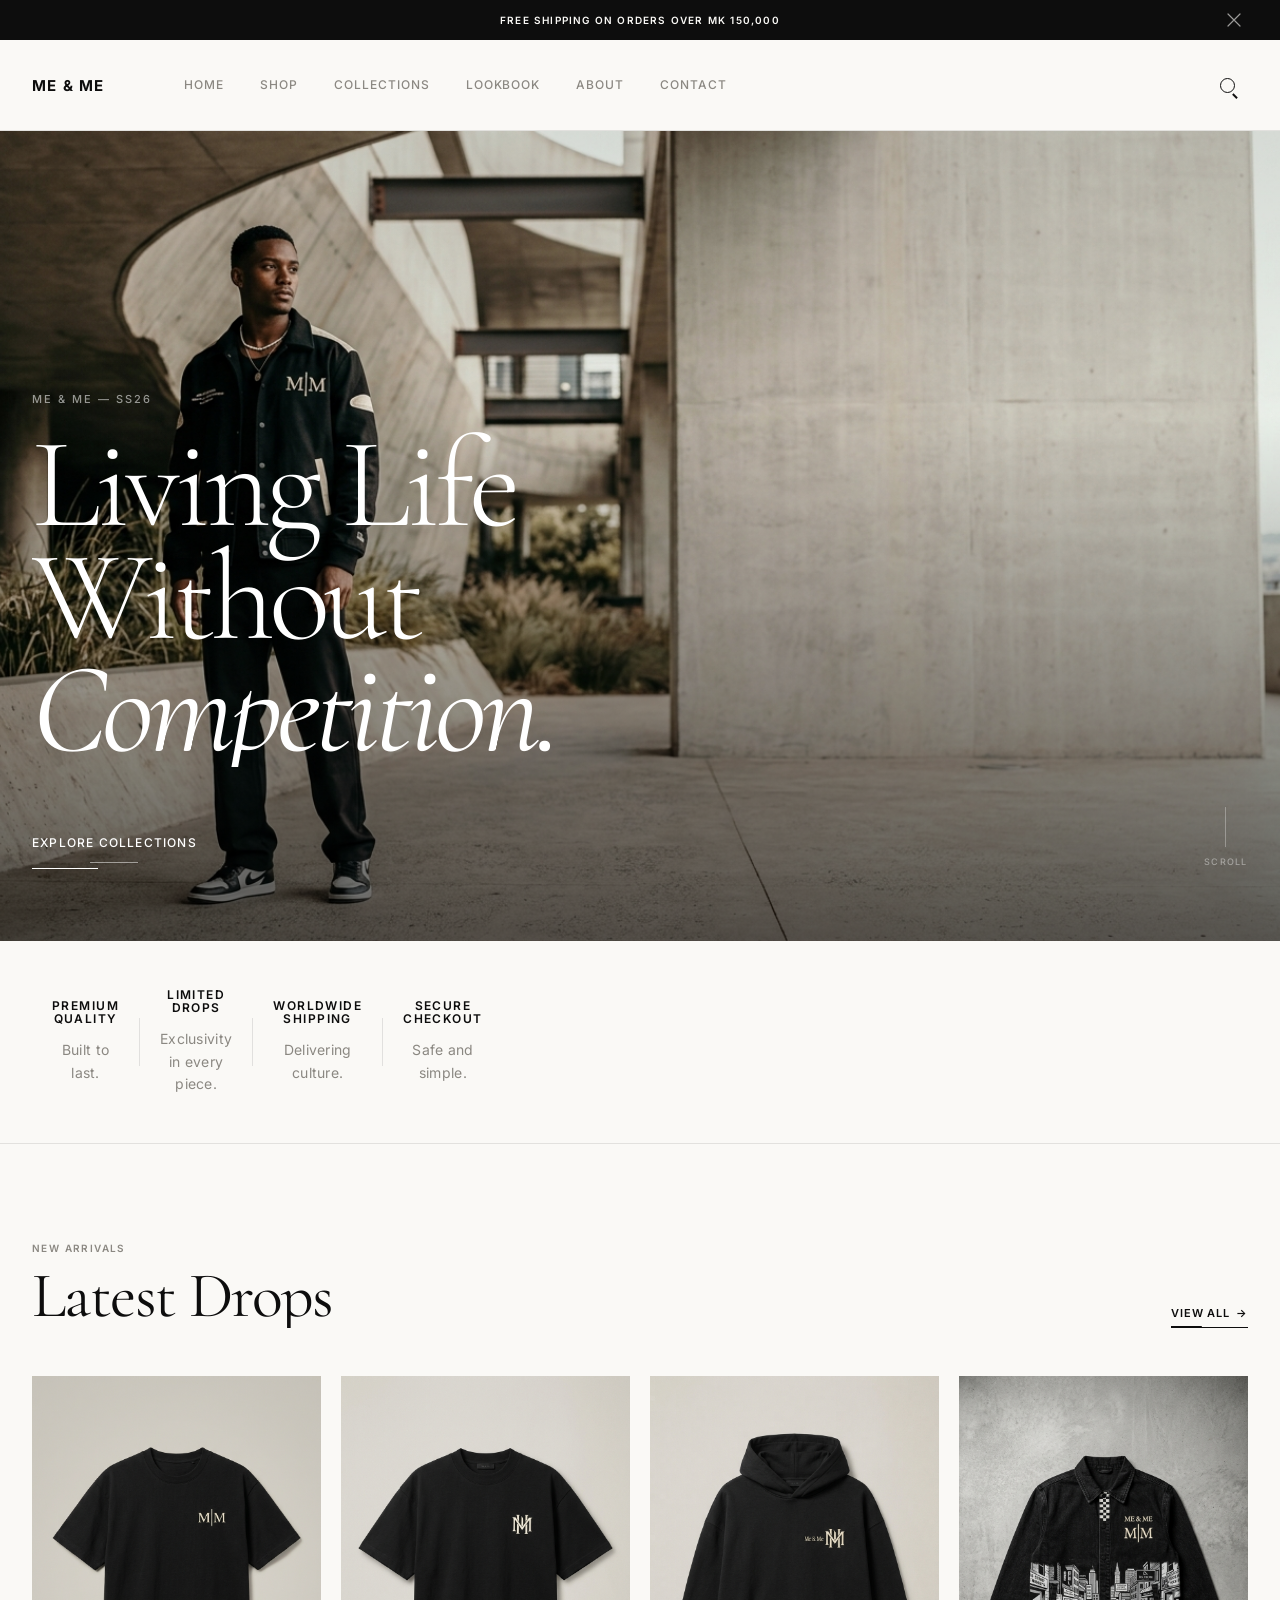
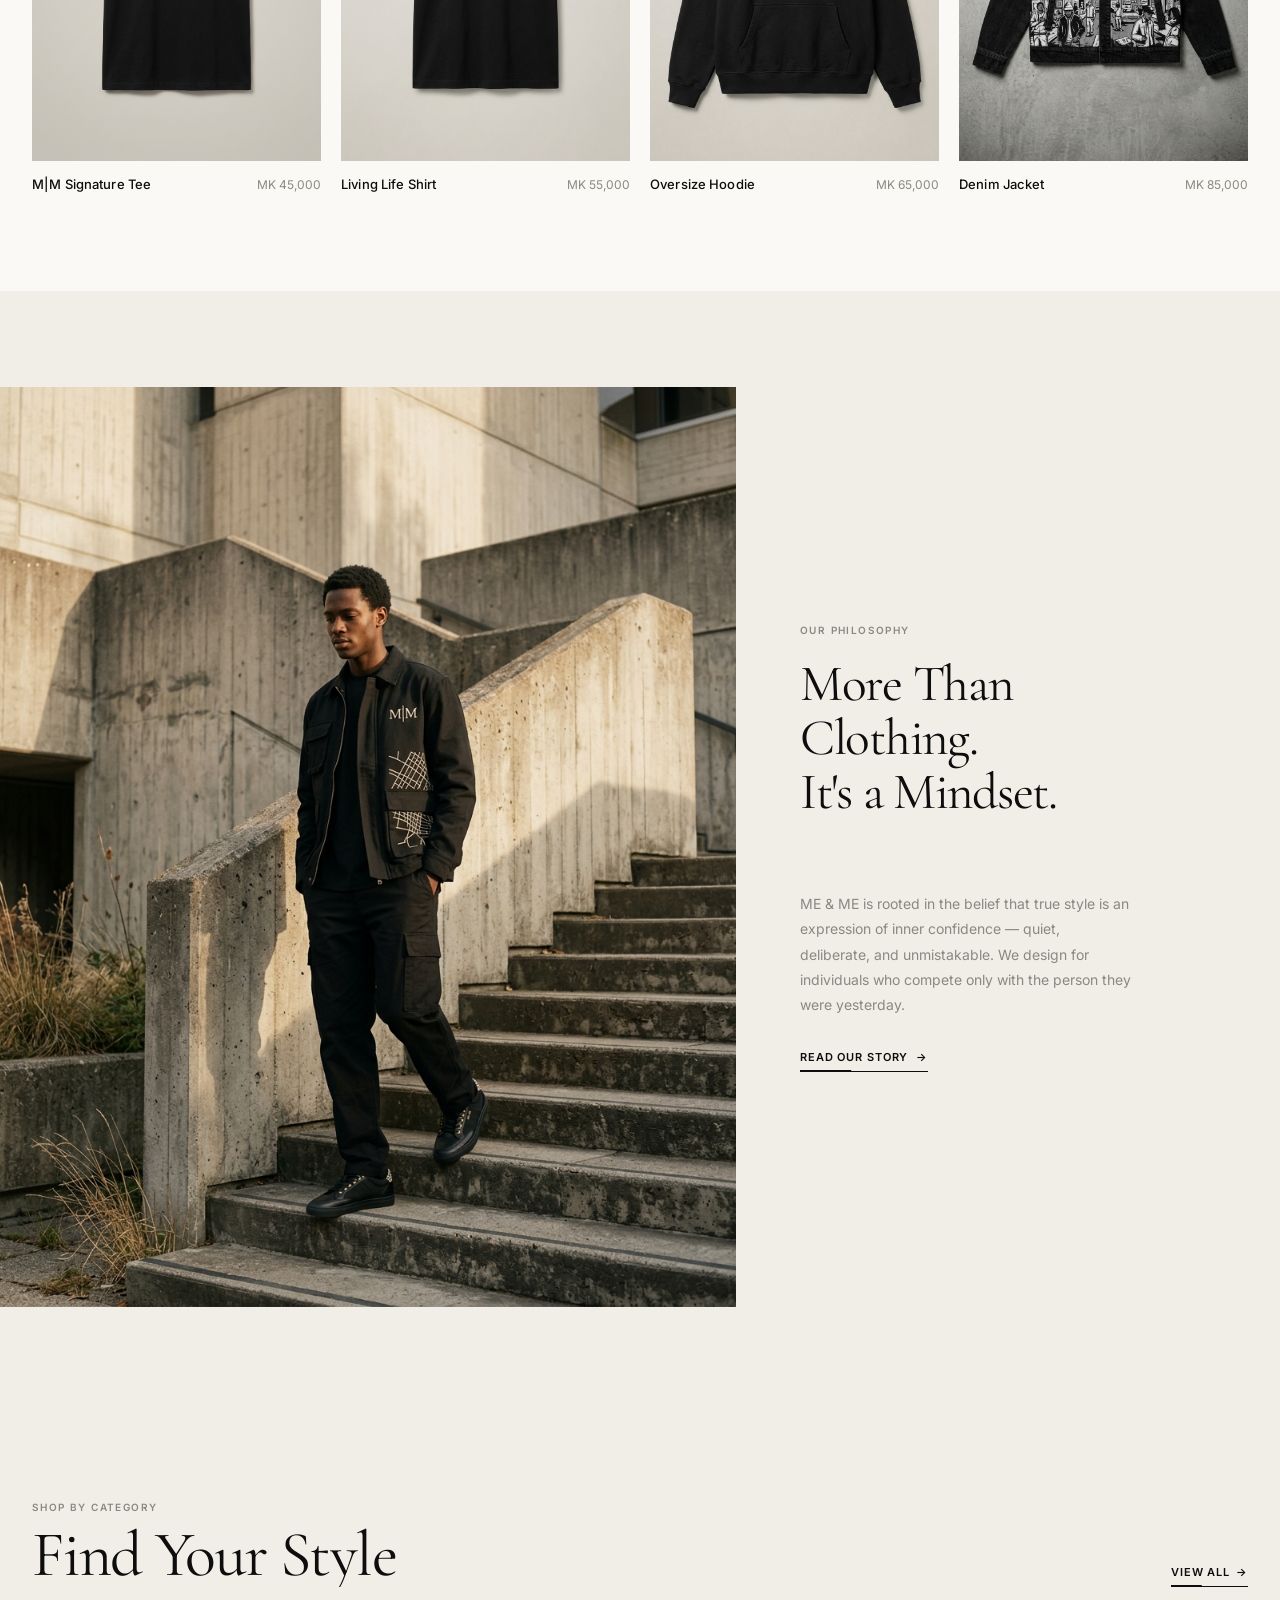
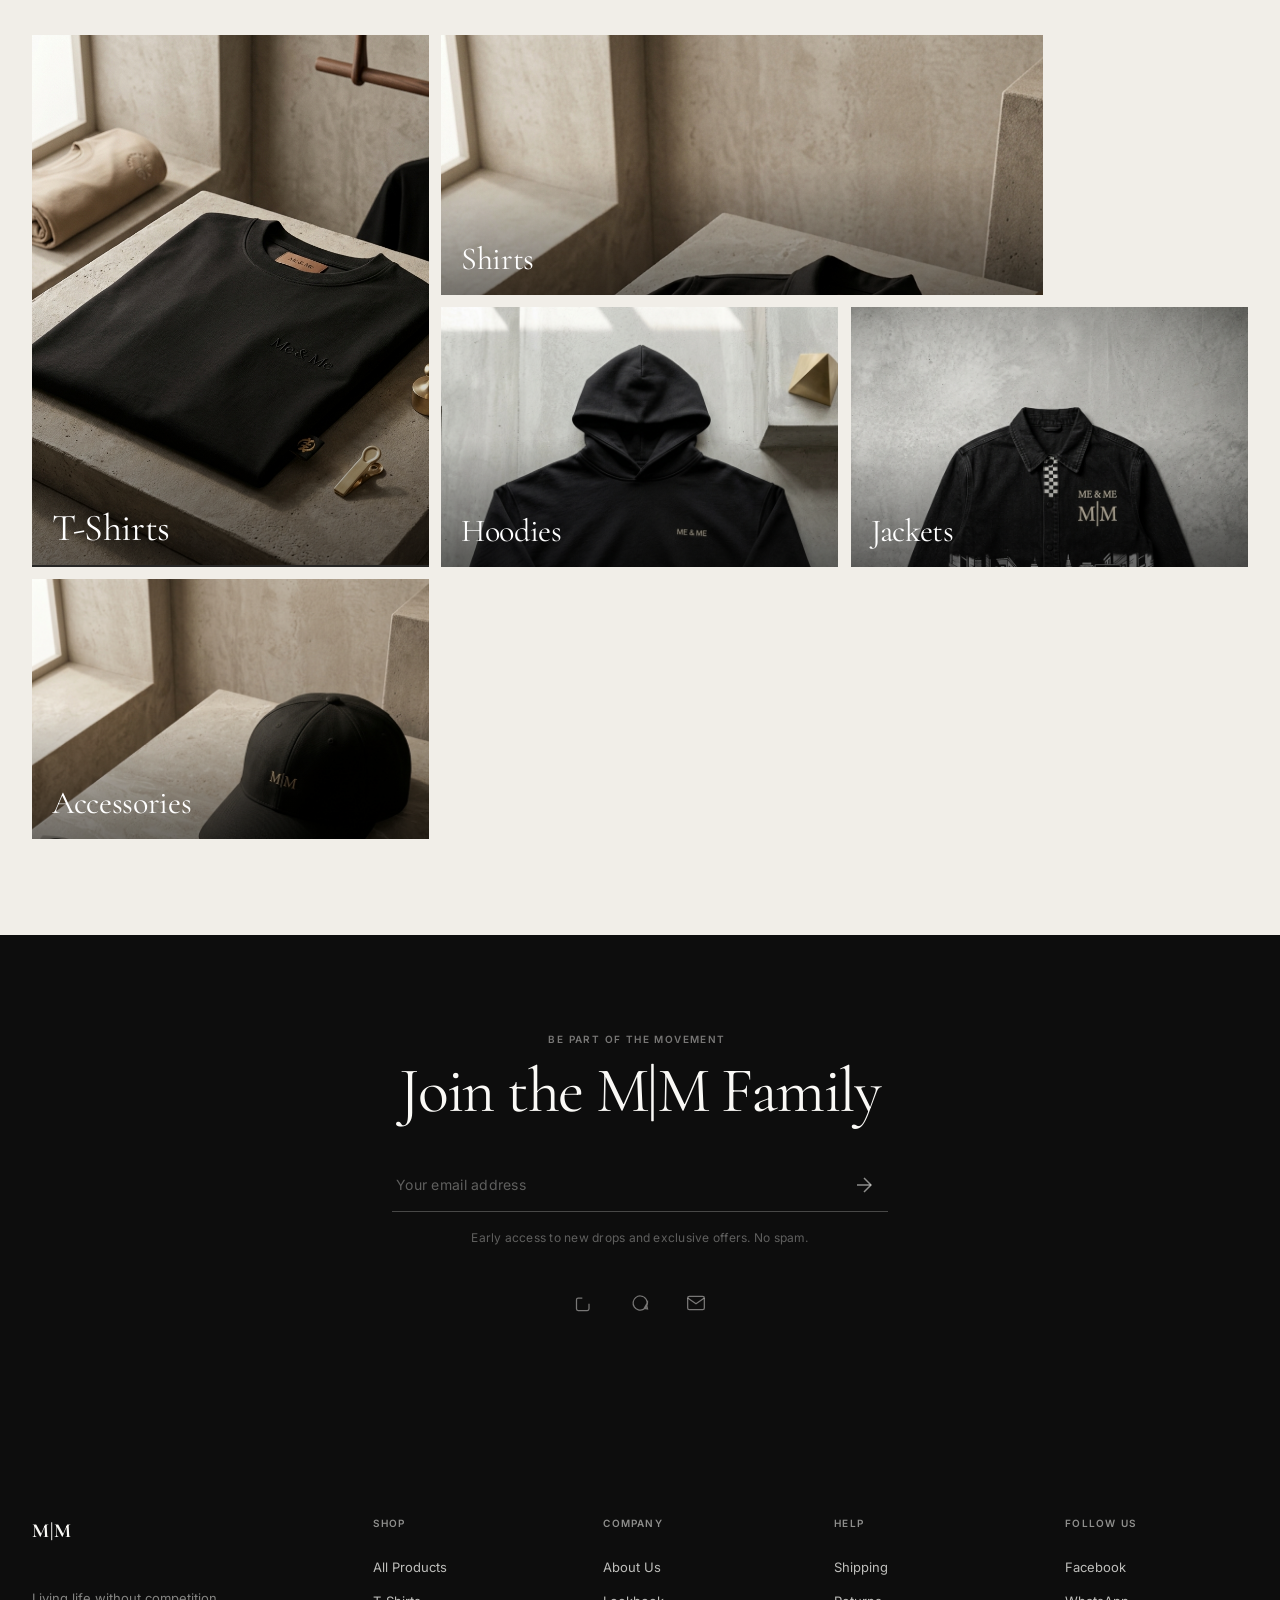
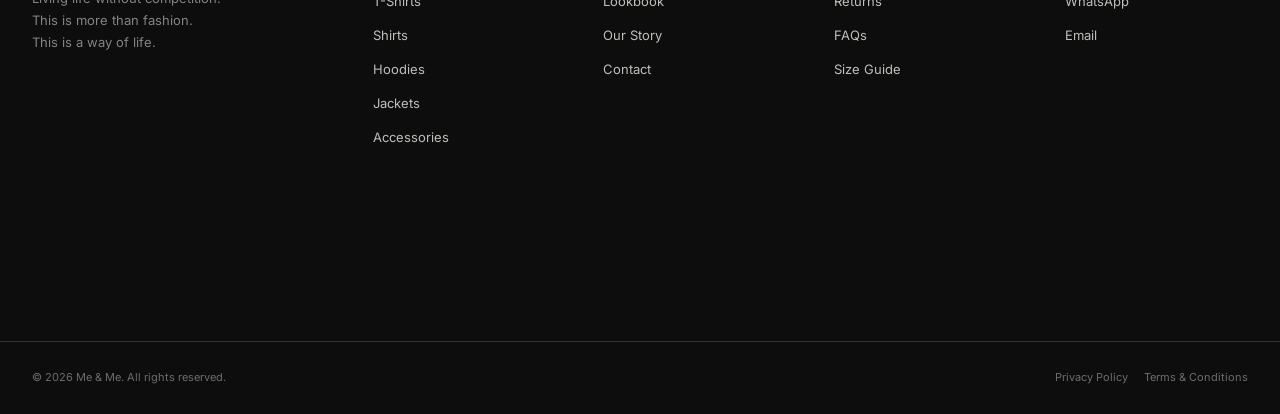
<file: index.html>
<!DOCTYPE html>
<html lang="en">

<head>
    <meta charset="UTF-8">
    <meta name="viewport" content="width=device-width, initial-scale=1.0">
    <meta name="description" content="ME & ME — Premium minimalist streetwear. Living life without competition.">

    <title>Me & Me — Living Life Without Competition</title>

    <!-- Fonts -->
    <link rel="preconnect" href="https://fonts.googleapis.com">
    <link rel="preconnect" href="https://fonts.gstatic.com" crossorigin>
    <link href="https://fonts.googleapis.com/css2?family=Cormorant+Garamond:ital,wght@0,300;0,400;0,500;0,600;1,400&family=Inter:wght@300;400;500;600;700&display=swap" rel="stylesheet">

    <!-- Stylesheets -->
    <link rel="stylesheet" href="css/main.css">
    <link rel="stylesheet" href="css/components.css">
    <link rel="stylesheet" href="css/pages.css">
    <link rel="stylesheet" href="css/animations.css">
    <link rel="stylesheet" href="css/responsive.css">

    <!-- Vercel Web Analytics -->
    <script defer src="https://cdn.vercel-insights.com/v1/script.js"></script>
</head>

<body>

<!-- Announcement Bar -->
<div class="announcement-bar" role="complementary">
    <div class="announcement-inner">
        <p class="announcement-text">FREE SHIPPING ON ORDERS OVER MK 150,000</p>
        <button type="button" class="announcement-close" aria-label="Close announcement" data-announcement-close>
            <svg width="14" height="14" viewBox="0 0 14 14" fill="none" xmlns="http://www.w3.org/2000/svg" aria-hidden="true">
                <path d="M1 1L13 13M1 13L13 1" stroke="currentColor" stroke-width="1.2" stroke-linecap="round"/>
            </svg>
        </button>
    </div>
</div>

<!-- Main Site Header -->
<!-- Main Site Header -->
<header class="site-header">
    <div class="container header-container">

        <a href="index.html" class="logo" aria-label="ME & ME Home">
            ME & ME
        </a>

        <nav class="main-navigation" aria-label="Primary Navigation">
            <ul class="nav-list">
                <li><a href="index.html" class="nav-link">Home</a></li>
                <li><a href="shop.html" class="nav-link">Shop</a></li>
                <li><a href="collections.html" class="nav-link">Collections</a></li>
                <li><a href="lookbook.html" class="nav-link">Lookbook</a></li>
                <li><a href="about.html" class="nav-link">About</a></li>
                <li><a href="contact.html" class="nav-link">Contact</a></li>
            </ul>
        </nav>

        <div class="header-actions">
            <button type="button" class="icon-btn search-trigger" aria-label="Open Search">
                <span class="icon-search"></span>
            </button>

            

            <button type="button" class="menu-toggle" data-menu-toggle aria-label="Toggle Menu" aria-expanded="false">
                <span class="hamburger"></span>
            </button>
        </div>

    </div>
</header>

<main id="main-content">

    <!-- ════════════════════════════════════════════════════
         HERO
         ════════════════════════════════════════════════════ -->
    <section class="hero" id="hero" data-reveal>
        <div class="hero-media">
            <img src="assets/images/hero-main.jpg.jfif"
                 alt="Me & Me campaign — model wearing a black graphic jacket against a dark studio backdrop"
                 class="hero-image">
        </div>

        <div class="hero-overlay" aria-hidden="true"></div>

        <div class="hero-content">
            <div class="hero-content__inner">
                <p class="hero-eyebrow" data-reveal="up">ME &amp; ME — SS26</p>
                <h1 class="hero-title" data-reveal="up">
                    <span class="hero-title__line">Living Life</span>
                    <span class="hero-title__line">Without</span>
                    <span class="hero-title__line hero-title__line--accent">Competition.</span>
                </h1>

                <div class="hero-meta">
                    <a href="collections.html" class="hero-cta" data-reveal="up">
                        <span class="hero-cta__text">Explore Collections</span>
                        <span class="hero-cta__line" aria-hidden="true"></span>
                    </a>

                    <div class="hero-scroll-indicator" aria-hidden="true" data-reveal="up">
                        <span class="hero-scroll-indicator__line"></span>
                        <span class="hero-scroll-indicator__label">Scroll</span>
                    </div>
                </div>
            </div>
        </div>

        <div class="hero-slider-nav">
            <ol class="slider-indicators">
                <li class="indicator-item is-active" data-hero-slide="1">01</li>
                <li class="indicator-item" data-hero-slide="2">02</li>
                <li class="indicator-item" data-hero-slide="3">03</li>
            </ol>
        </div>
    </section>


    <!-- ════════════════════════════════════════════════════
         BRAND VALUES STRIP
         ════════════════════════════════════════════════════ -->
    <section class="value-strip" aria-label="Brand values" data-reveal="up">
        <div class="value-strip__inner">
            <article class="value-item">
                <h2 class="value-title">Premium Quality</h2>
                <p class="value-description">Built to last.</p>
            </article>

            <span class="value-divider" aria-hidden="true"></span>

            <article class="value-item">
                <h2 class="value-title">Limited Drops</h2>
                <p class="value-description">Exclusivity in every piece.</p>
            </article>

            <span class="value-divider" aria-hidden="true"></span>

            <article class="value-item">
                <h2 class="value-title">Worldwide Shipping</h2>
                <p class="value-description">Delivering culture.</p>
            </article>

            <span class="value-divider" aria-hidden="true"></span>

            <article class="value-item">
                <h2 class="value-title">Secure Checkout</h2>
                <p class="value-description">Safe and simple.</p>
            </article>
        </div>
    </section>


    <!-- ════════════════════════════════════════════════════
         LATEST DROPS
         ════════════════════════════════════════════════════ -->
    <section class="latest-drops section" id="latest-drops">
        <div class="section-header" data-reveal="up">
            <div class="header-text">
                <p class="section-eyebrow">New Arrivals</p>
                <h2 class="section-title">Latest Drops</h2>
            </div>
            <a href="shop.html" class="section-link">
                View All
                <span class="section-link__arrow" aria-hidden="true">→</span>
            </a>
        </div>

        <div class="product-grid" data-reveal-stagger="80">
            <!-- Product 1 -->
            <article class="product-card" data-product-id="mm-signature-tee" data-reveal="up">
                <a href="product.html?id=mm-signature-tee" class="product-card-link">
                    <div class="product-card__media">
                        <img src="assets/products/signature-tee-01.jpg.jfif"
                             alt="M|M Signature Tee — black graphic tee with embossed logo"
                             class="product-card__image" loading="lazy">
                    </div>
                    <div class="product-card__info">
                        <h3 class="product-card__name">M|M Signature Tee</h3>
                        <p class="product-card__price">MK 45,000</p>
                    </div>
                </a>
            </article>

            <!-- Product 2 -->
            <article class="product-card" data-product-id="living-life-shirt" data-reveal="up">
                <a href="product.html?id=living-life-shirt" class="product-card-link">
                    <div class="product-card__media">
                        <img src="assets/products/living-life-shirt-01.jpg.jfif"
                             alt="Living Life Shirt — premium button-down with subtle branding"
                             class="product-card__image" loading="lazy">
                    </div>
                    <div class="product-card__info">
                        <h3 class="product-card__name">Living Life Shirt</h3>
                        <p class="product-card__price">MK 55,000</p>
                    </div>
                </a>
            </article>

            <!-- Product 3 -->
            <article class="product-card" data-product-id="oversize-hoodie" data-reveal="up">
                <a href="product.html?id=oversize-hoodie" class="product-card-link">
                    <div class="product-card__media">
                        <img src="assets/products/oversize-hoodie-01.jpg.jfif"
                        alt="M|M Oversize Hoodie — relaxed fit heavyweight cotton"
                        class="product-card__image" loading="lazy">
                    </div>
                    <div class="product-card__info">
                        <h3 class="product-card__name">Oversize Hoodie</h3>
                        <p class="product-card__price">MK 65,000</p>
                    </div>
                </a>
            </article>

            <!-- Product 4 -->
            <article class="product-card" data-product-id="denim-jacket" data-reveal="up">
                <a href="product.html?id=denim-jacket" class="product-card-link">
                    <div class="product-card__media">
                        <img src="assets/products/denim-jacket-01.jpg.jfif"
                             alt="M|M Denim Jacket — structured silhouette with tonal stitching"
                             class="product-card__image" loading="lazy">
                    </div>
                    <div class="product-card__info">
                        <h3 class="product-card__name">Denim Jacket</h3>
                        <p class="product-card__price">MK 85,000</p>
                    </div>
                </a>
            </article>
        </div>
    </section>


    <!-- ════════════════════════════════════════════════════
         EDITORIAL — BRAND PHILOSOPHY
         ════════════════════════════════════════════════════ -->
    <section class="editorial-section" id="philosophy">
        <div class="editorial-container">
            <div class="editorial-image-box" data-reveal="image">
                <img src="assets/images/brand-story.jpg.jfif"
                     alt="Me & Me editorial lifestyle — a figure mid-stride against a golden hour backdrop"
                     class="editorial-image" loading="lazy">
            </div>
            <div class="editorial-content" data-reveal="up">
                <p class="editorial-eyebrow">Our Philosophy</p>
                <h2 class="editorial-title">More Than Clothing.<br>It's a Mindset.</h2>
                <p class="editorial-body">ME & ME is rooted in the belief that true style is an expression of inner confidence — quiet, deliberate, and unmistakable. We design for individuals who compete only with the person they were yesterday.</p>
                <a href="about.html" class="editorial-cta">
                    <span>Read Our Story</span>
                    <span class="editorial-cta__arrow" aria-hidden="true">→</span>
                </a>
            </div>
        </div>
    </section>


    <!-- ════════════════════════════════════════════════════
         SHOP BY CATEGORY
         ════════════════════════════════════════════════════ -->
    <section class="categories-section section" id="categories">
        <div class="section-header" data-reveal="up">
            <div class="header-text">
                <p class="section-eyebrow">Shop by Category</p>
                <h2 class="section-title">Find Your Style</h2>
            </div>
            <a href="shop.html" class="section-link">
                View All
                <span class="section-link__arrow" aria-hidden="true">→</span>
            </a>
        </div>

        <div class="category-grid" data-reveal-stagger="100">
            <!-- Row 1: Featured — 2-up asymmetric -->
            <article class="category-card category-card--wide" data-category="t-shirts" data-reveal="up">
                <a href="shop.html?category=t-shirts" class="category-link">
                    <div class="category-media">
                        <img src="assets/images/category-tshirts.jpg.jfif" alt="Shop T-Shirts" loading="lazy">
                    </div>
                    <div class="category-card__overlay">
                        <h3 class="category-name">T-Shirts</h3>
                    </div>
                </a>
            </article>

            <article class="category-card category-card--wide" data-category="shirts" data-reveal="up">
                <a href="shop.html?category=shirts" class="category-link">
                    <div class="category-media">
                        <img src="assets/images/category-shirts.jpg.jfif" alt="Shop Shirts" loading="lazy">
                    </div>
                    <div class="category-card__overlay">
                        <h3 class="category-name">Shirts</h3>
                    </div>
                </a>
            </article>

            <!-- Row 2: 3-up -->
            <article class="category-card" data-category="hoodies" data-reveal="up">
                <a href="shop.html?category=hoodies" class="category-link">
                    <div class="category-media">
                       <img src="assets/images/category-jackets.jpg.jfif" alt="Shop Jackets" loading="lazy">
                    </div>
                    <div class="category-card__overlay">
                        <h3 class="category-name">Hoodies</h3>
                    </div>
                </a>
            </article>

            <article class="category-card" data-category="jackets" data-reveal="up">
                <a href="shop.html?category=jackets" class="category-link">
                    <div class="category-media">
                        <img src="assets/images/category-jackets.jpg (2).jfif" alt="Shop Jackets" loading="lazy">
                    </div>
                    <div class="category-card__overlay">
                        <h3 class="category-name">Jackets</h3>
                    </div>
                </a>
            </article>

            <article class="category-card" data-category="accessories" data-reveal="up">
                <a href="shop.html?category=accessories" class="category-link">
                    <div class="category-media">
                        <img src="assets/images/category-accessories.jpg.jfif" alt="Shop Accessories" loading="lazy">
                    </div>
                    <div class="category-card__overlay">
                        <h3 class="category-name">Accessories</h3>
                    </div>
                </a>
            </article>
        </div>
    </section>


    <!-- ════════════════════════════════════════════════════
         NEWSLETTER / COMMUNITY
         ════════════════════════════════════════════════════ -->
    <section class="newsletter-section" id="newsletter">
        <div class="newsletter-content" data-reveal="up">
            <p class="newsletter-eyebrow">Be Part of the Movement</p>
            <h2 class="newsletter-title">Join the M|M Family</h2>

            <form class="newsletter-form">
                <div class="form-group">
                    <label for="newsletter-email" class="sr-only">Email Address</label>
                    <input
                        type="email"
                        id="newsletter-email"
                        name="email"
                        placeholder="Your email address"
                        autocomplete="email"
                        required
                    >
                    <button type="submit" aria-label="Subscribe to newsletter">
                        <svg width="24" height="24" viewBox="0 0 24 24" fill="none" stroke="currentColor" stroke-width="1.5" aria-hidden="true">
                            <line x1="5" y1="12" x2="19" y2="12"></line>
                            <polyline points="12 5 19 12 12 19"></polyline>
                        </svg>
                    </button>
                </div>
            </form>

            <p class="newsletter-note">Early access to new drops and exclusive offers. No spam.</p>

          <div class="social-icons-simple">
            <a href="https://www.facebook.com/profile.php?id=100088209521997" aria-label="Facebook" data-social-link="facebook" target="_blank" rel="noopener noreferrer">
                <svg width="20" height="20" viewBox="0 0 24 24" fill="none" stroke="currentColor" stroke-width="1.5" aria-hidden="true"><path d="M18 13v6a2 2 0 0 1-2 2H5a2 2 0 0 1-2-2V8a2 2 0 0 1 2-2h5M14 7h.01M6 10h.01"></path></svg>
            </a>
            <a href="https://wa.me/265984391755" aria-label="WhatsApp" data-social-link="whatsapp" target="_blank" rel="noopener noreferrer">
                <svg width="20" height="20" viewBox="0 0 24 24" fill="none" stroke="currentColor" stroke-width="1.5" aria-hidden="true"><path d="M21 11.5a8.38 8.38 0 0 1-.9 3.8 8.5 8.5 0 1 1-7.6-11.7 8.5 8.5 0 0 1 7.6 11.7l.9 3.9-3.9-.9z"></path></svg>
            </a>
            <a href="michaelmtambo21@gmail.com" aria-label="Email" data-social-link="email">
                <svg width="20" height="20" viewBox="0 0 24 24" fill="none" stroke="currentColor" stroke-width="1.5" aria-hidden="true"><path d="M4 4h16c1.1 0 2 .9 2 2v12c0 1.1-.9 2-2 2H4c-1.1 0-2-.9-2-2V6c0-1.1.9-2 2-2z"></path><polyline points="22,6 12,13 2,6"></polyline></svg>
            </a>
        </div>
        </div>
    </section>

</main>

<!-- Footer -->
<footer class="site-footer">
    <div class="footer-top">
        <div class="footer-grid">

            <div class="footer-column brand-column">
                <span class="footer-logo">M|M</span>
                <p class="footer-tagline">
                    Living life without competition.<br>
                    This is more than fashion.<br>
                    This is a way of life.
                </p>
            </div>

            <div class="footer-column">
                <h4 class="footer-heading">Shop</h4>
                <ul class="footer-links">
                    <li><a href="shop.html">All Products</a></li>
                    <li><a href="shop.html?category=t-shirts">T-Shirts</a></li>
                    <li><a href="shop.html?category=shirts">Shirts</a></li>
                    <li><a href="shop.html?category=hoodies">Hoodies</a></li>
                    <li><a href="shop.html?category=jackets">Jackets</a></li>
                    <li><a href="shop.html?category=accessories">Accessories</a></li>
                </ul>
            </div>

            <div class="footer-column">
                <h4 class="footer-heading">Company</h4>
                <ul class="footer-links">
                    <li><a href="about.html">About Us</a></li>
                    <li><a href="lookbook.html">Lookbook</a></li>
                    <li><a href="about.html#story">Our Story</a></li>
                    <li><a href="contact.html">Contact</a></li>
                </ul>
            </div>

           <div class="footer-column">
            <h4 class="footer-heading">Help</h4>
            <ul class="footer-links">
                <li><a href="https://wa.me/265984391755" target="_blank" rel="noopener noreferrer">Shipping</a></li>
                <li><a href="https://wa.me/265984391755" target="_blank" rel="noopener noreferrer">Returns</a></li>
                <li><a href="contact.html#faq">FAQs</a></li>
                <li><a href="https://wa.me/265984391755" target="_blank" rel="noopener noreferrer">Size Guide</a></li>
            </ul>
        </div>

           <div class="footer-column">
            <h4 class="footer-heading">Follow Us</h4>
            <ul class="footer-links">
                <li><a href="https://www.facebook.com/profile.php?id=100088209521997" target="_blank" rel="noopener noreferrer">Facebook</a></li>
                <li><a href="https://wa.me/265984391755" target="_blank" rel="noopener noreferrer">WhatsApp</a></li>
                <li><a href="mailto:michaelmtambo21@gmail.com" target="_blank" rel="noopener noreferrer">Email</a></li>
            </ul>
        </div>

        </div>
    </div>

    <div class="footer-bottom">
        <div class="footer-bottom-inner">
            <p class="copyright">&copy; 2026 Me & Me. All rights reserved.</p>
            <div class="legal-links">
                <a href="https://wa.me/265984391755" class="legal-link" target="_blank" rel="noopener noreferrer">Privacy Policy</a>
                <a href="https://wa.me/265984391755" class="legal-link" target="_blank" rel="noopener noreferrer">Terms &amp; Conditions</a>
            </div>
        </div>
    </div>
</footer>

<!-- Scripts -->
<script src="js/main.js"></script>
<script src="js/navigation.js"></script>
<script src="js/animations.js"></script>

</body>
</html>
</file>
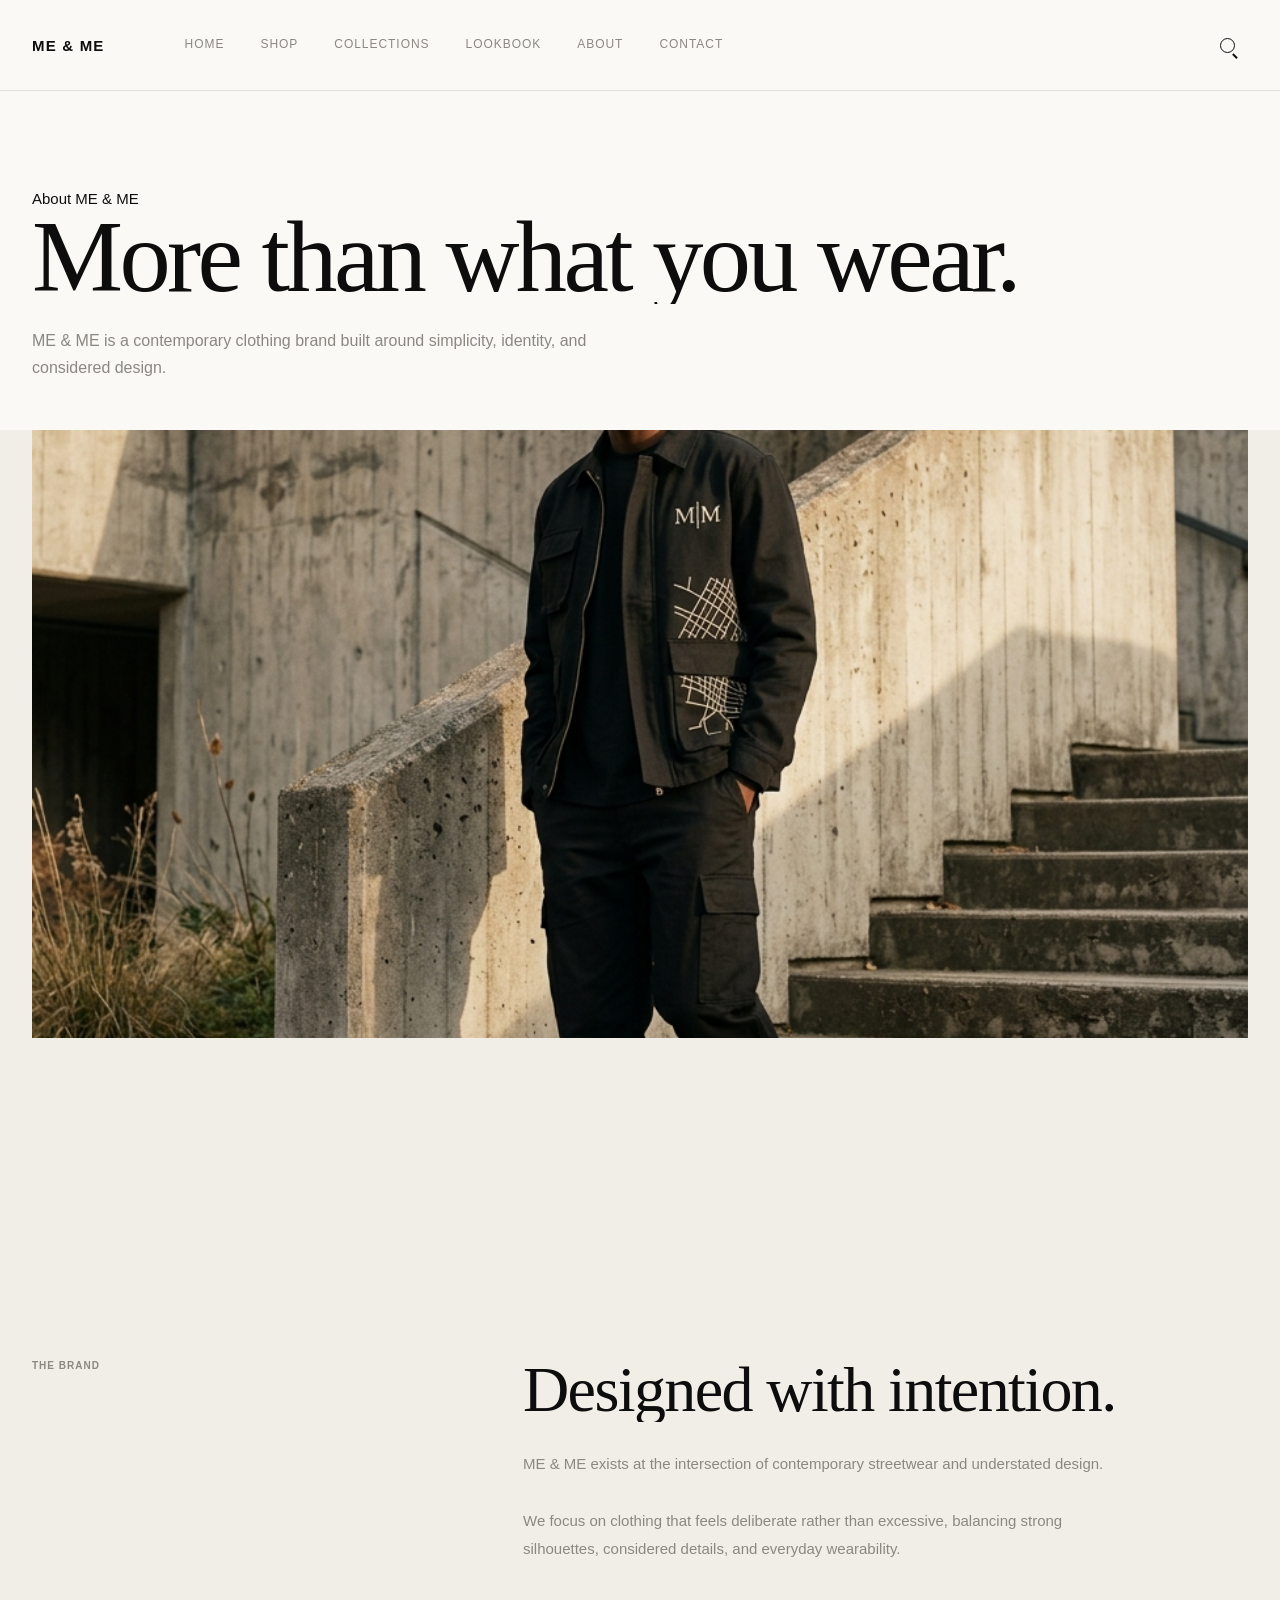
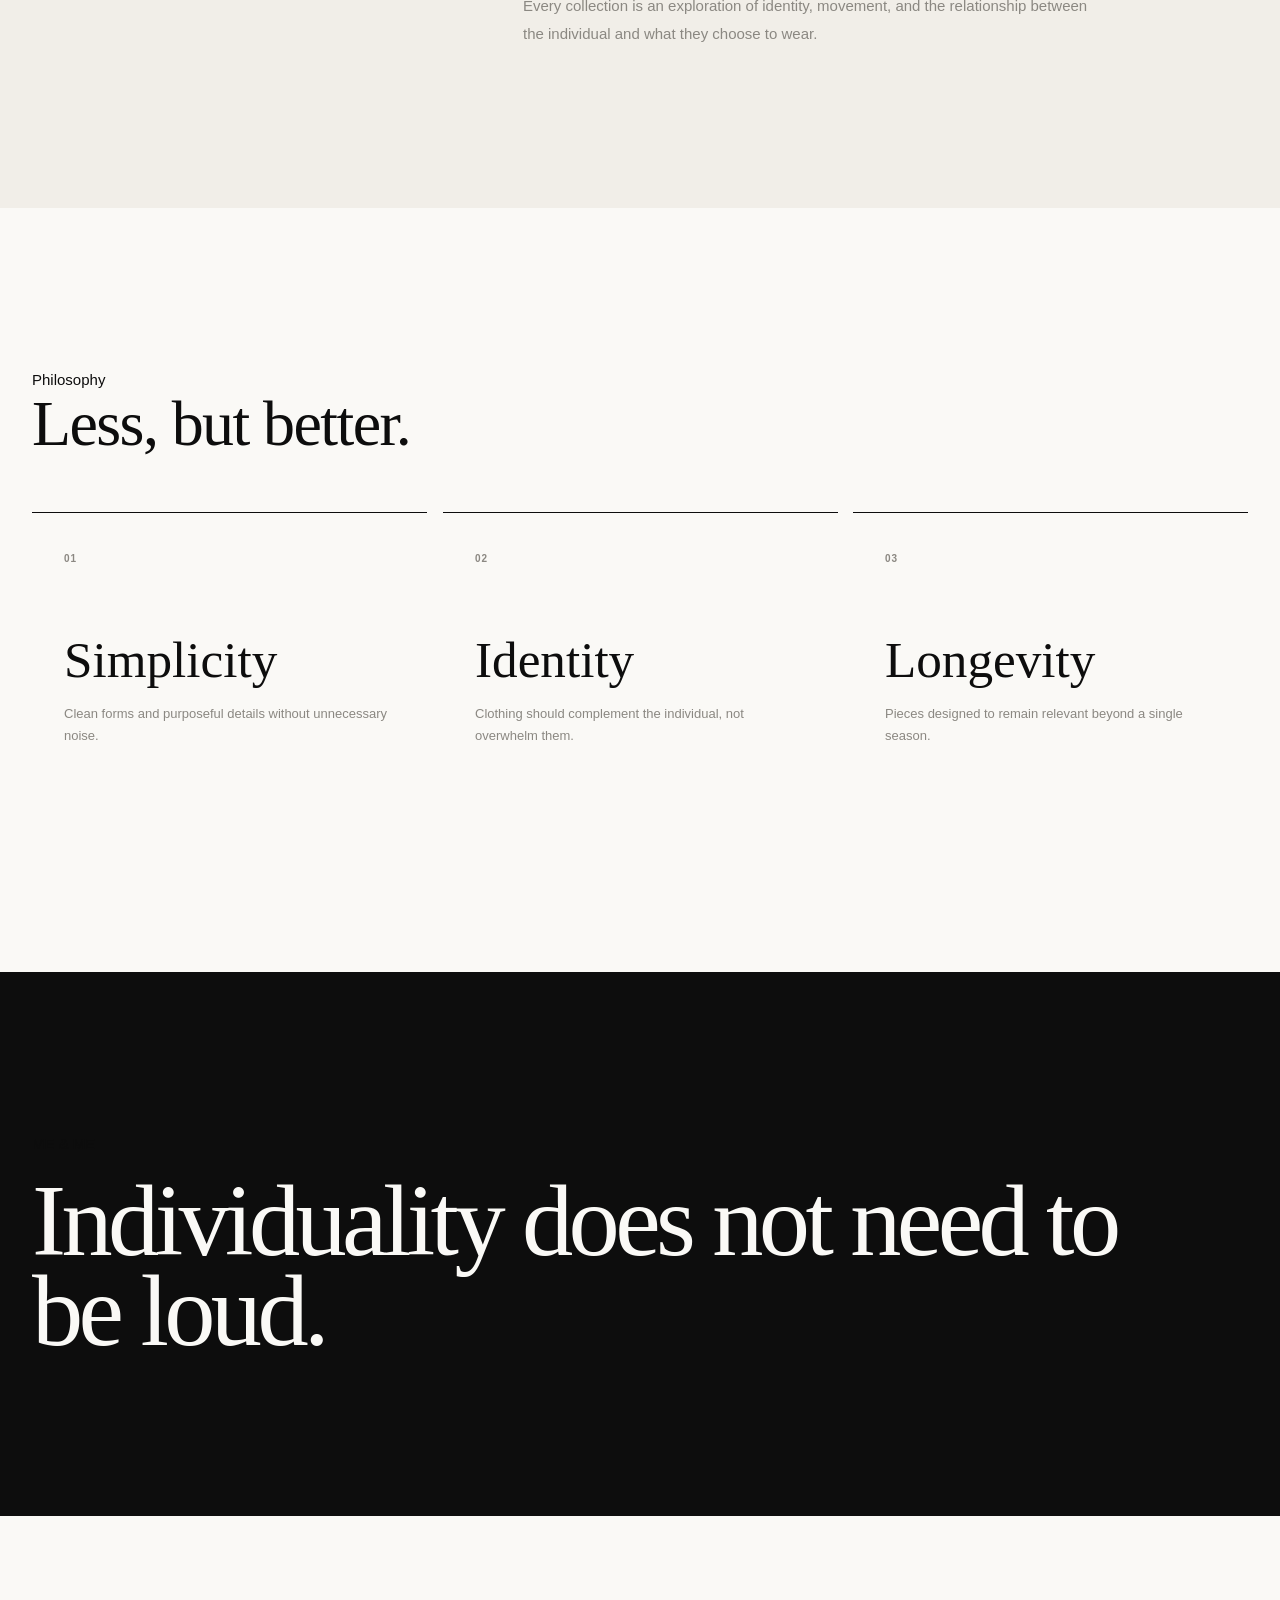
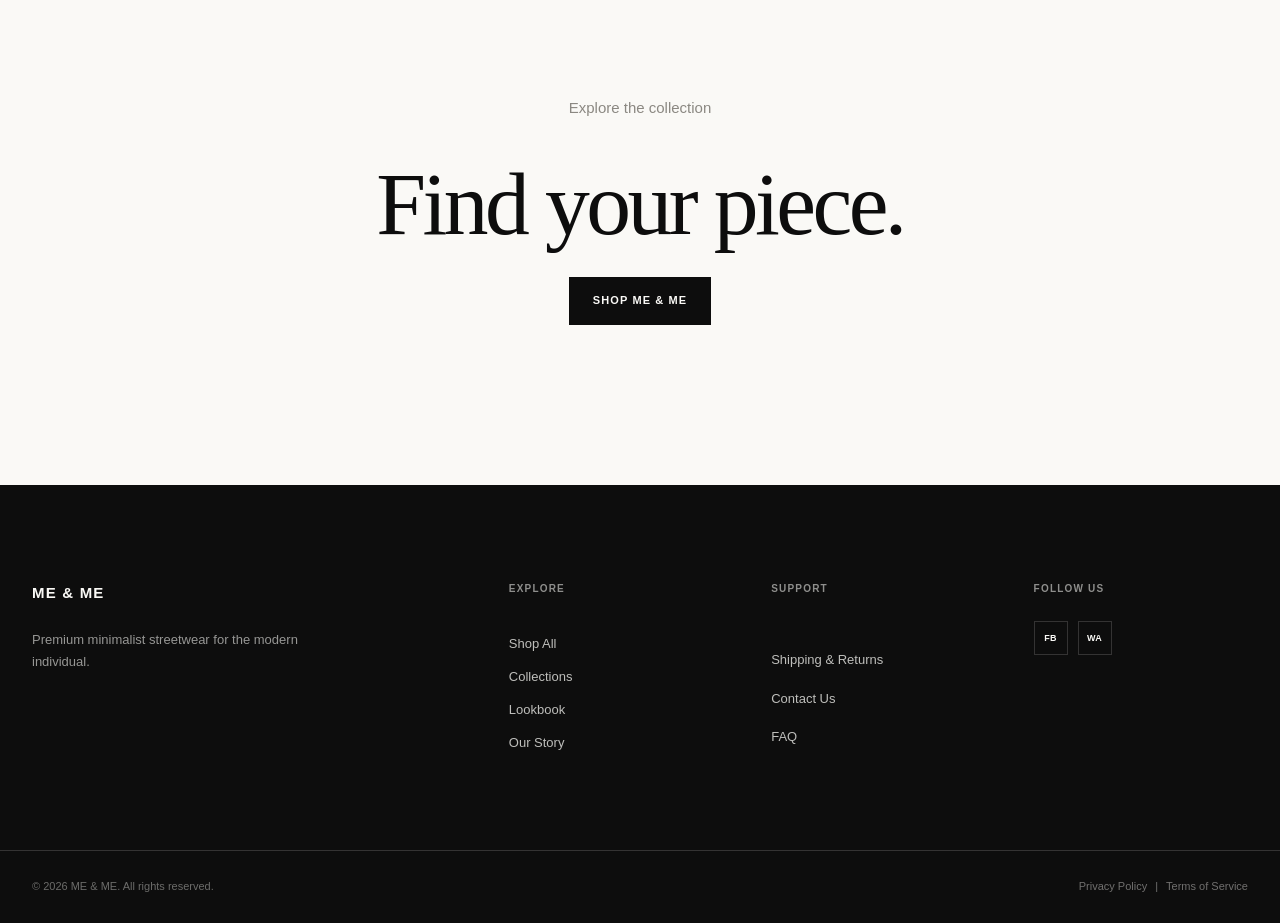
<file: about.html>
<!DOCTYPE html>
<html lang="en">
<head>
    <meta charset="UTF-8">
    <meta name="viewport" content="width=device-width, initial-scale=1.0">

    <meta
        name="description"
        content="ME & ME — Discover the story, philosophy, and design language behind the brand."
    >

    <title>About | ME & ME</title>

<link rel="stylesheet" href="css/main.css">
<link rel="stylesheet" href="css/components.css">
<link rel="stylesheet" href="css/pages.css">
<link rel="stylesheet" href="css/animations.css">
<link rel="stylesheet" href="css/responsive.css">

<!-- Vercel Web Analytics -->
<script defer src="https://cdn.vercel-insights.com/v1/script.js"></script>
</head>

<body>

    <!-- =========================
         HEADER
    ========================== -->

   <!-- Main Site Header -->
<header class="site-header">
    <div class="container header-container">

        <a href="index.html" class="logo" aria-label="ME & ME Home">
            ME & ME
        </a>

        <nav class="main-navigation" aria-label="Primary Navigation">
            <ul class="nav-list">
                <li><a href="index.html" class="nav-link">Home</a></li>
                <li><a href="shop.html" class="nav-link">Shop</a></li>
                <li><a href="collections.html" class="nav-link">Collections</a></li>
                <li><a href="lookbook.html" class="nav-link">Lookbook</a></li>
                <li><a href="about.html" class="nav-link">About</a></li>
                <li><a href="contact.html" class="nav-link">Contact</a></li>
            </ul>
        </nav>

        <div class="header-actions">
            <button type="button" class="icon-btn search-trigger" aria-label="Open Search">
                <span class="icon-search"></span>
            </button>

           

            <button type="button" class="menu-toggle" data-menu-toggle aria-label="Toggle Menu" aria-expanded="false">
                <span class="hamburger"></span>
            </button>
        </div>

    </div>
</header>


    <!-- =========================
         MAIN CONTENT
    ========================== -->

    <main id="main-content">

        <!-- ABOUT INTRO -->

        <section class="about-intro">

            <div class="container">

                <p
                    class="eyebrow"
                    data-reveal="up"
                >
                    About ME & ME
                </p>

                <h1
                    class="page-title about-title"
                    data-reveal="up"
                >
                    More than what
                    you wear.
                </h1>

                <p
                    class="page-subtitle"
                    data-reveal="up"
                >
                    ME & ME is a contemporary clothing brand
                    built around simplicity, identity, and
                    considered design.
                </p>

            </div>

        </section>


        <!-- BRAND IMAGE -->

        <section class="about-hero-image">

            <div class="container">

                <div
                    class="about-image-frame"
                    data-reveal="image"
                >

                    <img
                        src="assets/images/brand-story.jpg.jfif"
                        alt="ME & ME brand editorial"
                        class="about-image"
                        data-about-hero-image
                    >

                </div>

            </div>

        </section>


        <!-- BRAND STORY -->

        <section class="about-story">

            <div class="container about-story-grid">

                <div
                    class="about-story-label"
                    data-reveal="up"
                >

                    <p class="eyebrow">
                        The Brand
                    </p>

                </div>

                <div class="about-story-content">

                    <h2
                        class="section-title"
                        data-reveal="up"
                    >
                        Designed with intention.
                    </h2>

                    <div
                        class="about-story-text"
                        data-reveal="up"
                    >

                        <p>
                            ME & ME exists at the intersection
                            of contemporary streetwear and
                            understated design.
                        </p>

                        <p>
                            We focus on clothing that feels
                            deliberate rather than excessive,
                            balancing strong silhouettes,
                            considered details, and everyday
                            wearability.
                        </p>

                        <p>
                            Every collection is an exploration
                            of identity, movement, and the
                            relationship between the individual
                            and what they choose to wear.
                        </p>

                    </div>

                </div>

            </div>

        </section>


        <!-- PHILOSOPHY -->

        <section class="about-philosophy">

            <div class="container">

                <div class="about-philosophy-header">

                    <p
                        class="eyebrow"
                        data-reveal="up"
                    >
                        Philosophy
                    </p>

                    <h2
                        class="section-title"
                        data-reveal="up"
                    >
                        Less, but better.
                    </h2>

                </div>


                <div
                    class="philosophy-grid"
                    data-reveal-stagger="100"
                >

                    <article
                        class="philosophy-item"
                        data-reveal="up"
                    >

                        <span class="philosophy-number">
                            01
                        </span>

                        <h3 class="philosophy-title">
                            Simplicity
                        </h3>

                        <p class="philosophy-description">
                            Clean forms and purposeful details
                            without unnecessary noise.
                        </p>

                    </article>


                    <article
                        class="philosophy-item"
                        data-reveal="up"
                    >

                        <span class="philosophy-number">
                            02
                        </span>

                        <h3 class="philosophy-title">
                            Identity
                        </h3>

                        <p class="philosophy-description">
                            Clothing should complement the
                            individual, not overwhelm them.
                        </p>

                    </article>


                    <article
                        class="philosophy-item"
                        data-reveal="up"
                    >

                        <span class="philosophy-number">
                            03
                        </span>

                        <h3 class="philosophy-title">
                            Longevity
                        </h3>

                        <p class="philosophy-description">
                            Pieces designed to remain relevant
                            beyond a single season.
                        </p>

                    </article>

                </div>

            </div>

        </section>


        <!-- BRAND STATEMENT -->

        <section class="about-statement">

            <div class="container">

                <div
                    class="about-statement-inner"
                    data-reveal="up"
                >

                    <p class="eyebrow">
                        ME & ME
                    </p>

                    <h2 class="about-statement-title">
                        Individuality does not
                        need to be loud.
                    </h2>

                </div>

            </div>

        </section>


        <!-- CLOSING CTA -->

        <section class="about-closing">

            <div class="container">

                <div
                    class="about-closing-inner"
                    data-reveal="up"
                >

                    <p class="eyebrow">
                        Explore the collection
                    </p>

                    <h2 class="about-closing-title">
                        Find your piece.
                    </h2>

                    <a
                        href="shop.html"
                        class="btn-primary"
                    >
                        Shop ME & ME
                    </a>

                </div>

            </div>

        </section>

    </main>


    <!-- =========================
         FOOTER
    ========================== -->

    <footer class="site-footer">
    <div class="container footer-grid">

        <div class="footer-brand">
            <a href="index.html" class="logo">ME & ME</a>
            <p class="footer-description">
                Premium minimalist streetwear for the modern individual.
            </p>
        </div>

        <div class="footer-links">
            <h4 class="footer-heading">Explore</h4>
            <ul class="footer-list">
                <li><a href="shop.html">Shop All</a></li>
                <li><a href="collections.html">Collections</a></li>
                <li><a href="lookbook.html">Lookbook</a></li>
                <li><a href="about.html">Our Story</a></li>
            </ul>
        </div>

        <div class="footer-links">
            <h4 class="footer-heading">Support</h4>
            <ul class="footer-list">
                <li>
                    <a href="https://wa.me/265984391755" target="_blank" rel="noopener noreferrer">
                        Shipping & Returns
                    </a>
                </li>
                <li><a href="contact.html">Contact Us</a></li>
                <li><a href="contact.html#faq">FAQ</a></li>
            </ul>
        </div>

        <div class="footer-socials">
            <h4 class="footer-heading">Follow Us</h4>
            <div class="social-icons">
                <a href="https://www.facebook.com/profile.php?id=100088209521997" aria-label="Facebook" target="_blank" rel="noopener noreferrer">FB</a>
                <a href="https://wa.me/265984391755" aria-label="WhatsApp" target="_blank" rel="noopener noreferrer">WA</a>
            </div>
        </div>

    </div>

    <div class="footer-bottom">
        <div class="container footer-bottom-content">
            <p class="copyright">&copy; 2026 ME & ME. All rights reserved.</p>
            <p class="legal">
                <a href="https://wa.me/265984391755" target="_blank" rel="noopener noreferrer">Privacy Policy</a>
                |
                <a href="https://wa.me/265984391755" target="_blank" rel="noopener noreferrer">Terms of Service</a>
            </p>
        </div>
    </div>
</footer>


    <!-- =========================
         JAVASCRIPT
    ========================== -->

    <script src="js/main.js"></script>
    <script src="js/navigation.js"></script>
    <script src="js/animations.js"></script>
    <script src="js/products.js"></script>
    <script src="js/about.js"></script>



<link rel="stylesheet" href="css/main.css">
<link rel="stylesheet" href="css/components.css">
<link rel="stylesheet" href="css/pages.css">
<link rel="stylesheet" href="css/animations.css">
<link rel="stylesheet" href="css/responsive.css">


</body>
</html>
</file>
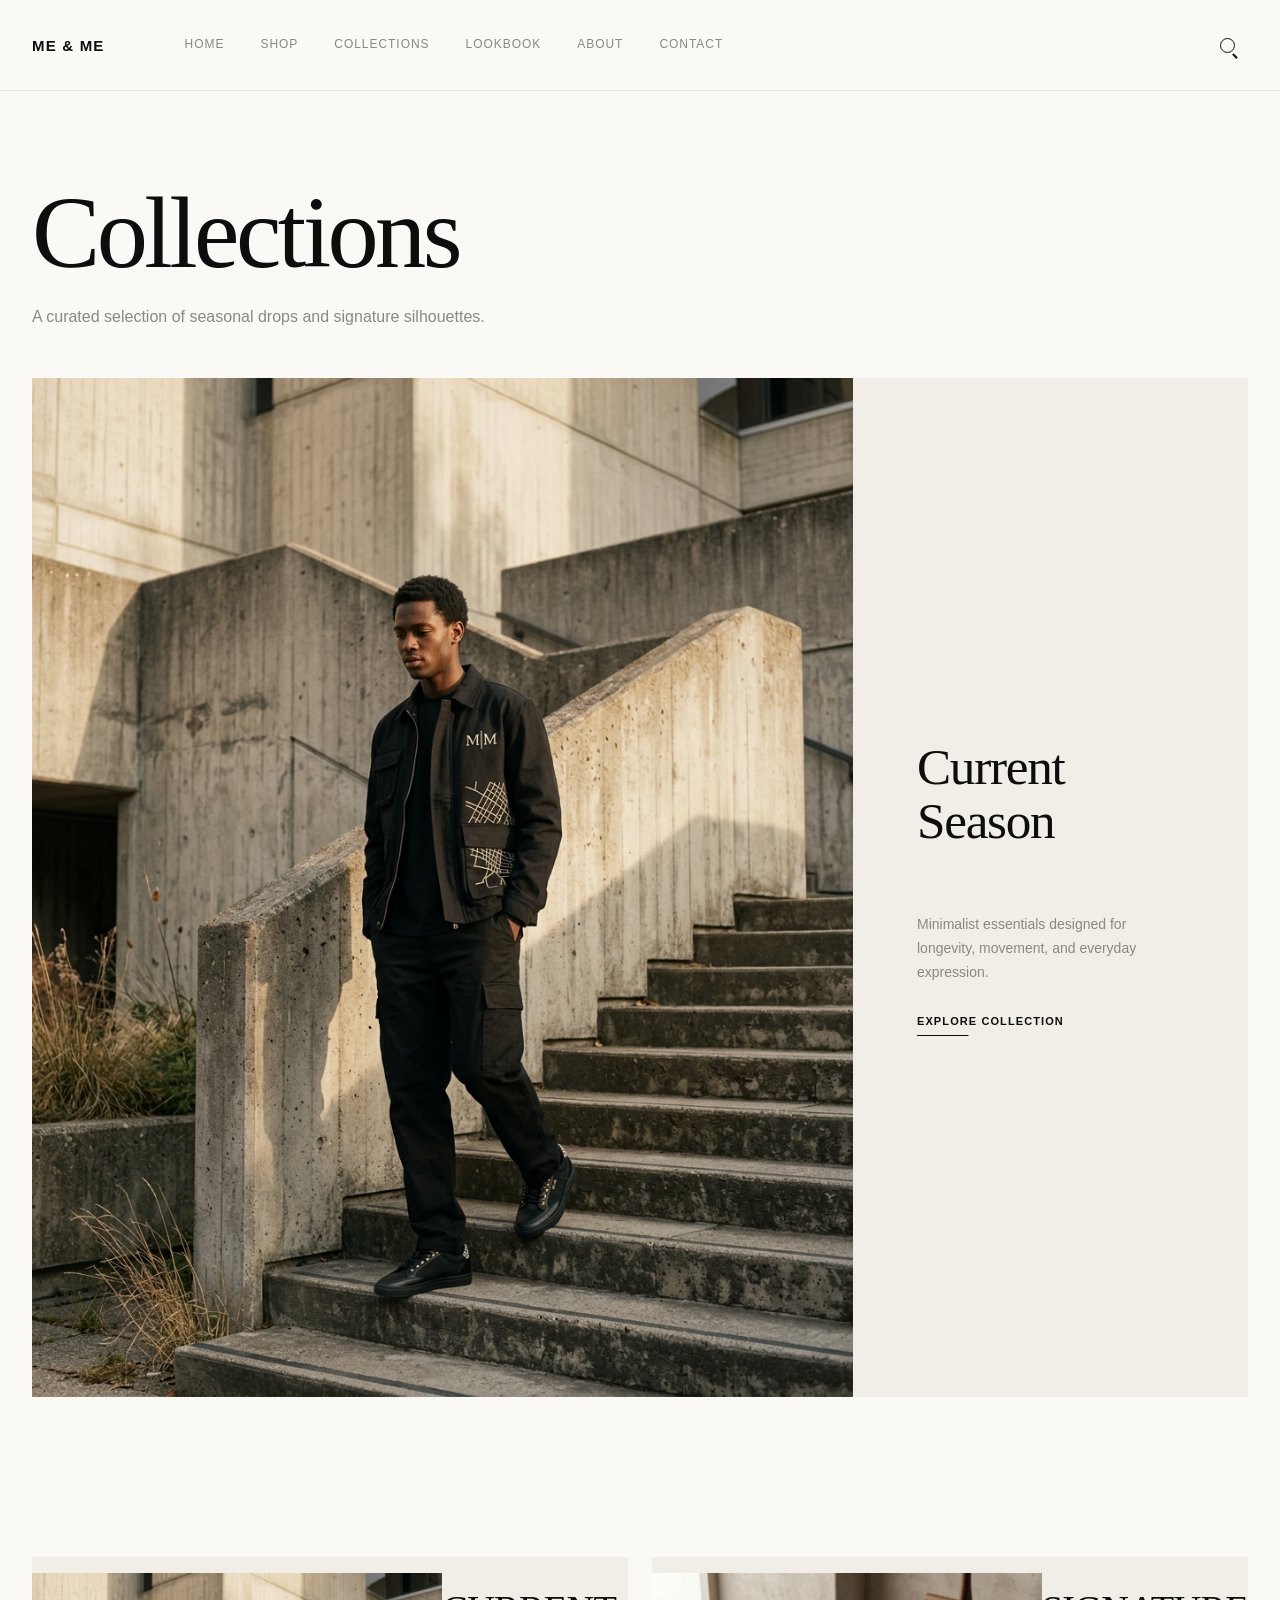
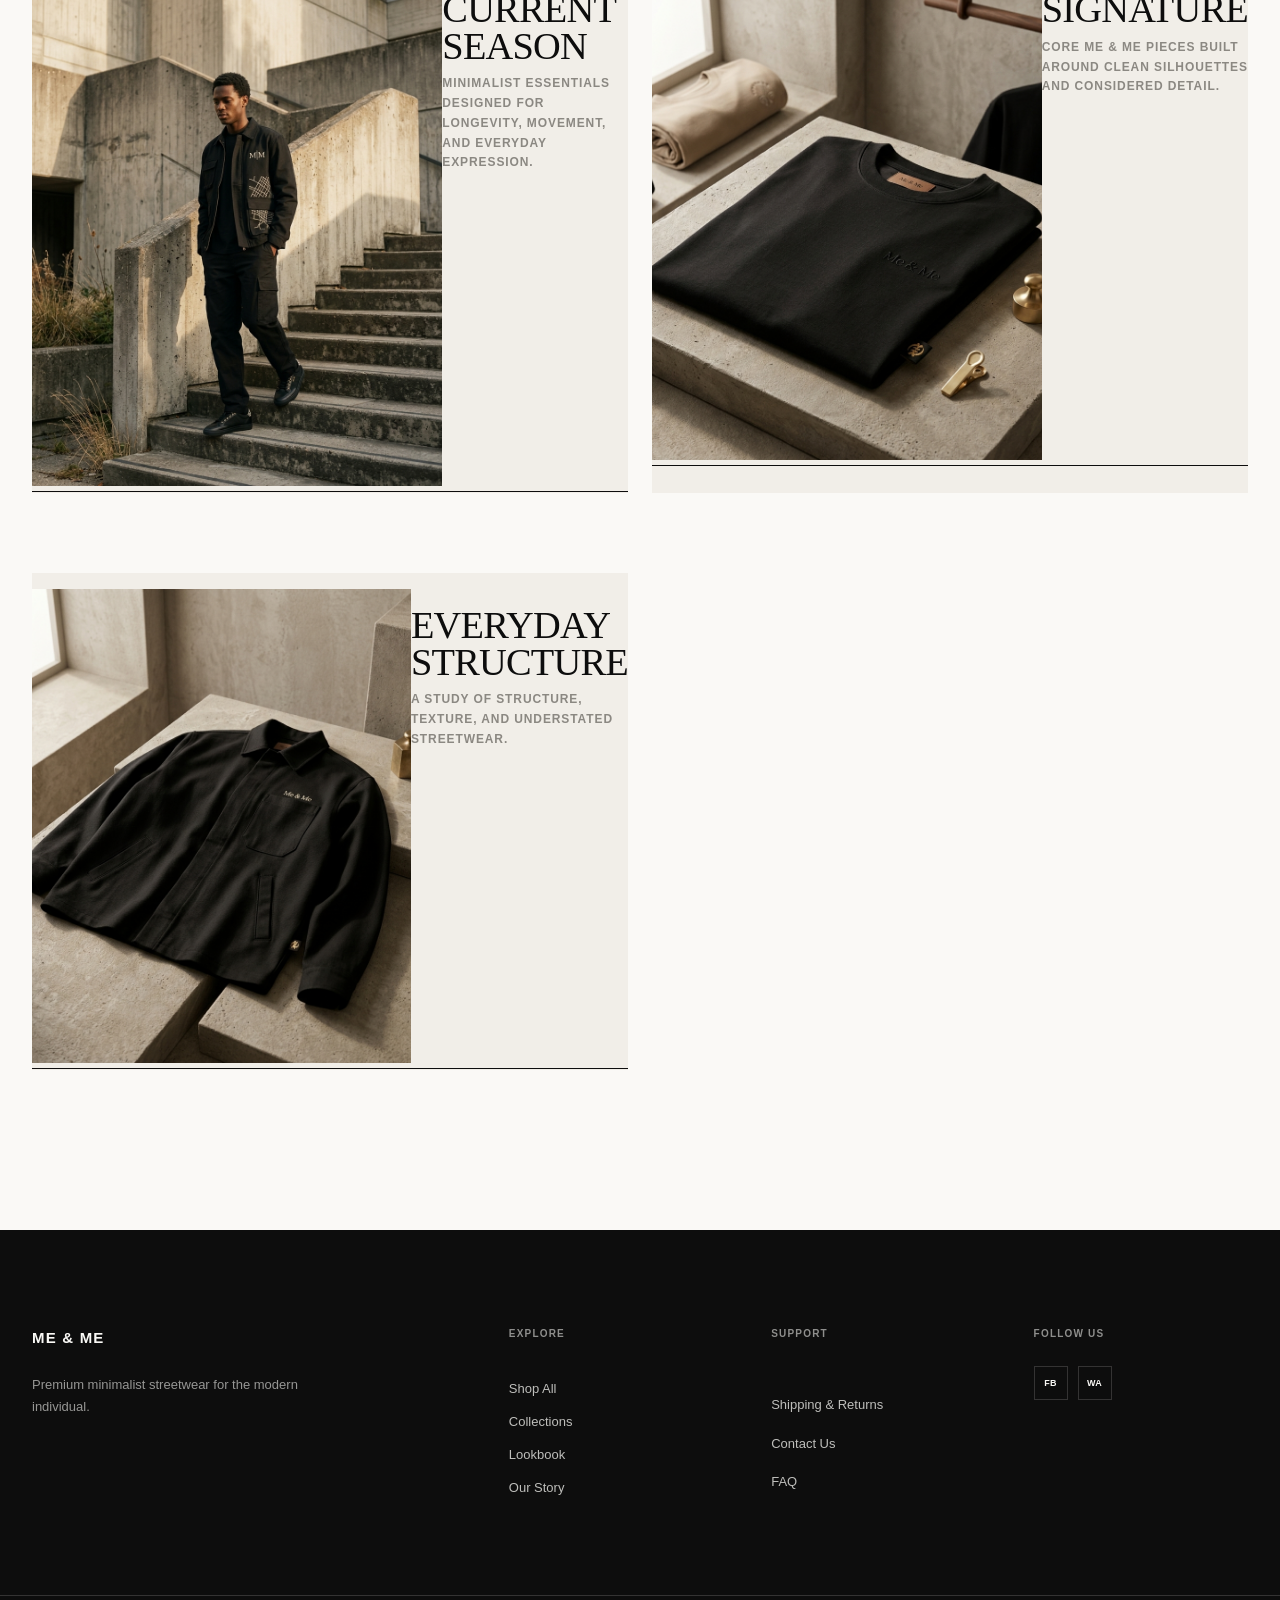
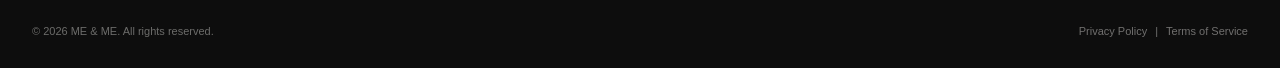
<file: collections.html>
<!DOCTYPE html>
<html lang="en">
<head>
    <meta charset="UTF-8">
    <meta name="viewport" content="width=device-width, initial-scale=1.0">
    <meta name="description" content="ME & ME — Explore our seasonal collections and curated streetwear drops.">
    <title>Collections | ME & ME</title>
    
    <!-- Stylesheets -->
    <link rel="stylesheet" href="css/main.css">
<link rel="stylesheet" href="css/components.css">
<link rel="stylesheet" href="css/pages.css">
<link rel="stylesheet" href="css/animations.css">
<link rel="stylesheet" href="css/responsive.css">


<!-- Vercel Web Analytics -->
<script defer src="https://cdn.vercel-insights.com/v1/script.js"></script>
</head>
<body>

    <!-- Site Header / Navigation -->
   <!-- Main Site Header -->
<header class="site-header">
    <div class="container header-container">

        <a href="index.html" class="logo" aria-label="ME & ME Home">
            ME & ME
        </a>

        <nav class="main-navigation" aria-label="Primary Navigation">
            <ul class="nav-list">
                <li><a href="index.html" class="nav-link">Home</a></li>
                <li><a href="shop.html" class="nav-link">Shop</a></li>
                <li><a href="collections.html" class="nav-link">Collections</a></li>
                <li><a href="lookbook.html" class="nav-link">Lookbook</a></li>
                <li><a href="about.html" class="nav-link">About</a></li>
                <li><a href="contact.html" class="nav-link">Contact</a></li>
            </ul>
        </nav>

        <div class="header-actions">
            <button type="button" class="icon-btn search-trigger" aria-label="Open Search">
                <span class="icon-search"></span>
            </button>

            

            <button type="button" class="menu-toggle" data-menu-toggle aria-label="Toggle Menu" aria-expanded="false">
                <span class="hamburger"></span>
            </button>
        </div>

    </div>
</header>

    <main id="main-content">

        <!-- Collections Introduction -->
        <section class="collections-intro">
            <div class="container">
                <h1 class="page-title" data-reveal="up">Collections</h1>
                <p class="page-subtitle" data-reveal="up">A curated selection of seasonal drops and signature silhouettes.</p>
            </div>
        </section>

        <!-- Featured Editorial Collection -->
        <section class="editorial-feature">
            <div class="container">
                <article class="editorial-card" data-reveal="up">
                    <div class="editorial-image-container" data-reveal="image">
                        <img alt="Featured Collection" class="editorial-image" data-collection-image>
                    </div>
                    <div class="editorial-content">
                        <h2 class="editorial-title" data-reveal="up">Current Season</h2>
                        <p class="editorial-description" data-reveal="up">Minimalist essentials designed for longevity and movement.</p>
                        <a href="#" class="editorial-link" data-reveal="up">Explore Collection</a>
                    </div>
                </article>
            </div>
        </section>

        <!-- Collections Grid Section -->
        <section class="collections-grid-section">
            <div class="container">
                
                <!-- Loading State -->
                <div id="collections-loading" class="state-container" aria-live="polite">
                    <div class="loader"></div>
                    <p>Loading collections...</p>
                </div>

                <!-- Empty Collections State -->
                <div id="collections-empty" class="state-container is-hidden" aria-live="polite">
                    <p>No collections available at this time.</p>
                </div>

                <!-- Main Collection Grid -->
                <div class="collection-grid" data-collection-grid>
                    <!-- Collection cards will be dynamically injected here -->
                </div>

            </div>
        </section>

    </main>

    <!-- Footer -->
    <footer class="site-footer">
    <div class="container footer-grid">

        <div class="footer-brand">
            <a href="index.html" class="logo">ME & ME</a>
            <p class="footer-description">
                Premium minimalist streetwear for the modern individual.
            </p>
        </div>

        <div class="footer-links">
            <h4 class="footer-heading">Explore</h4>
            <ul class="footer-list">
                <li><a href="shop.html">Shop All</a></li>
                <li><a href="collections.html">Collections</a></li>
                <li><a href="lookbook.html">Lookbook</a></li>
                <li><a href="about.html">Our Story</a></li>
            </ul>
        </div>

        <div class="footer-links">
            <h4 class="footer-heading">Support</h4>
            <ul class="footer-list">
                <li>
                    <a href="https://wa.me/265984391755" target="_blank" rel="noopener noreferrer">
                        Shipping & Returns
                    </a>
                </li>
                <li><a href="contact.html">Contact Us</a></li>
                <li><a href="contact.html#faq">FAQ</a></li>
            </ul>
        </div>

        <div class="footer-socials">
            <h4 class="footer-heading">Follow Us</h4>
            <div class="social-icons">
                <a href="https://www.facebook.com/profile.php?id=100088209521997" aria-label="Facebook" target="_blank" rel="noopener noreferrer">FB</a>
                <a href="https://wa.me/265984391755" aria-label="WhatsApp" target="_blank" rel="noopener noreferrer">WA</a>
            </div>
        </div>

    </div>

    <div class="footer-bottom">
        <div class="container footer-bottom-content">
            <p class="copyright">&copy; 2026 ME & ME. All rights reserved.</p>
            <p class="legal">
                <a href="https://wa.me/265984391755" target="_blank" rel="noopener noreferrer">Privacy Policy</a>
                |
                <a href="https://wa.me/265984391755" target="_blank" rel="noopener noreferrer">Terms of Service</a>
            </p>
        </div>
    </div>
</footer>

    <!-- Shared Scripts -->
   <script src="js/utils.js"></script>
<script src="js/main.js"></script>
<script src="js/navigation.js"></script>
<script src="js/animations.js"></script>
<script src="js/products.js"></script>
<script src="js/collections.js"></script>


<link rel="stylesheet" href="css/main.css">
<link rel="stylesheet" href="css/components.css">
<link rel="stylesheet" href="css/pages.css">
<link rel="stylesheet" href="css/animations.css">
<link rel="stylesheet" href="css/responsive.css">


</body>
</html>
</file>
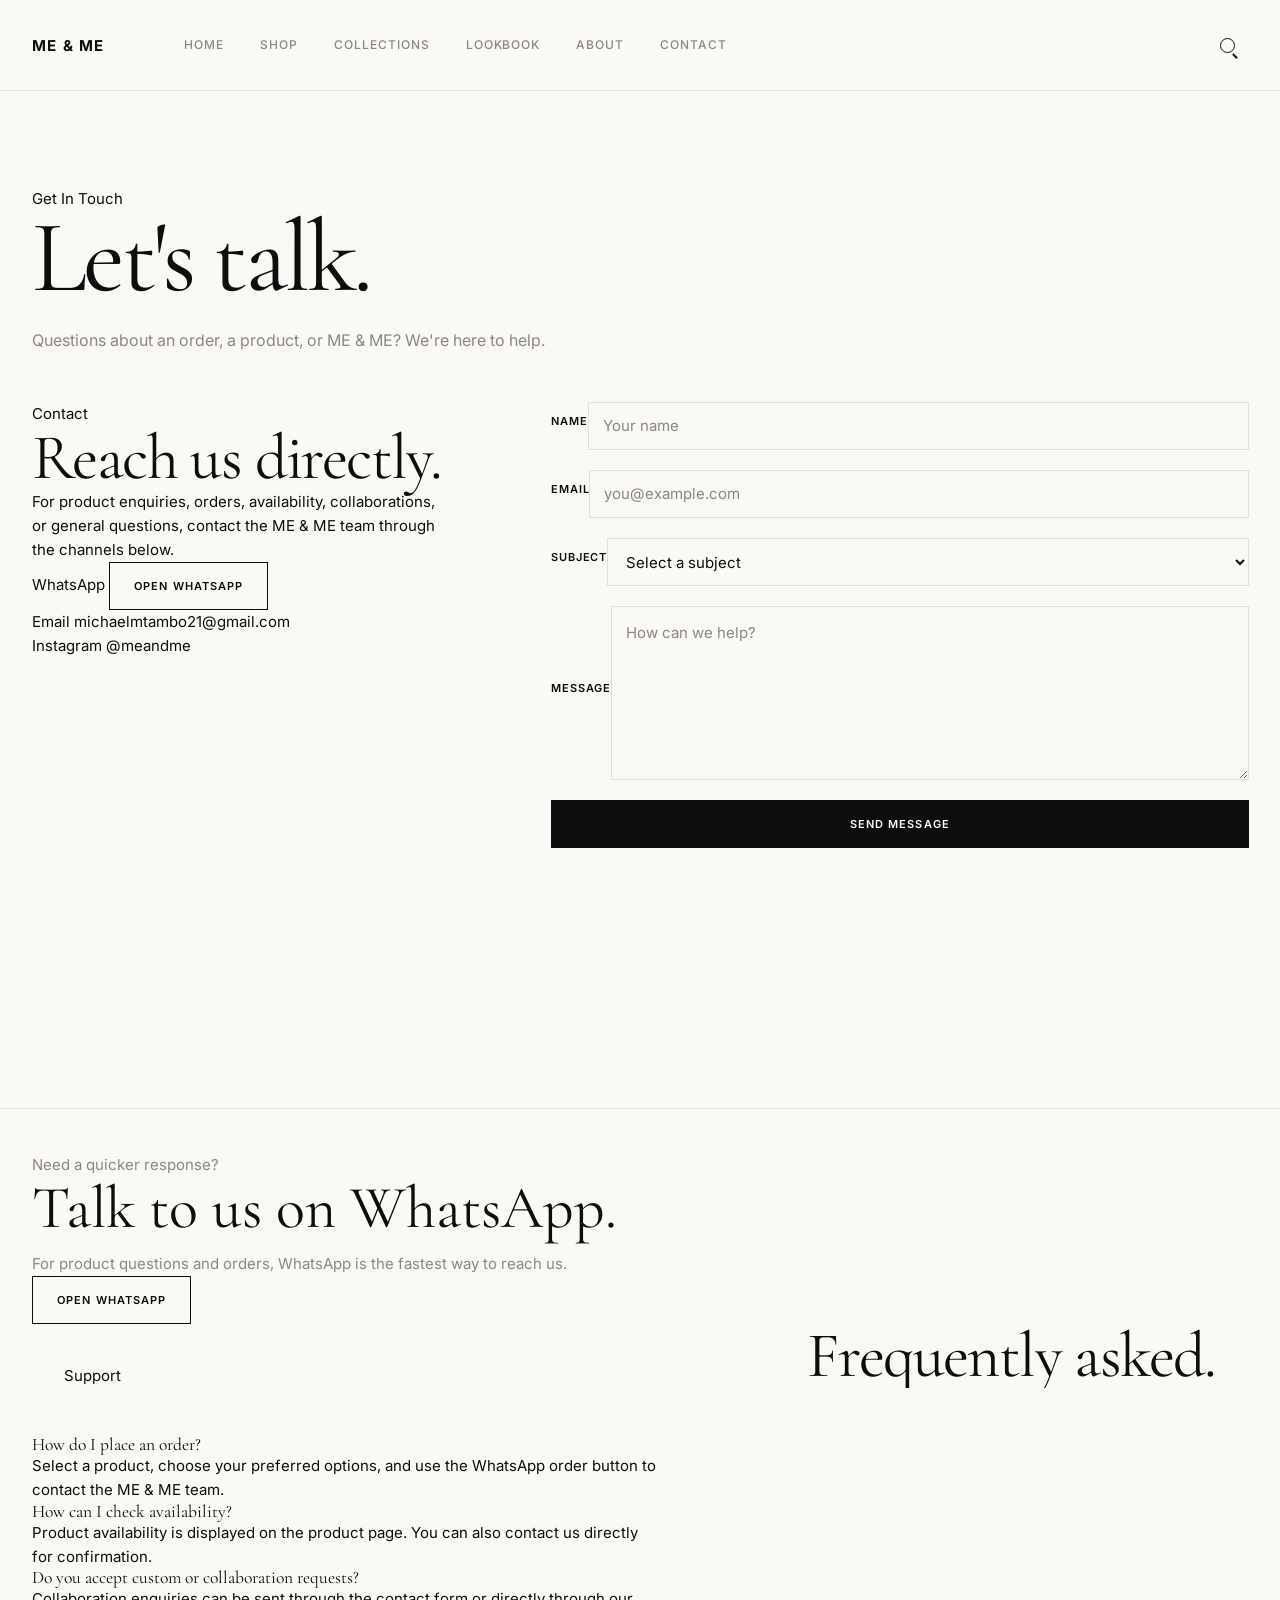
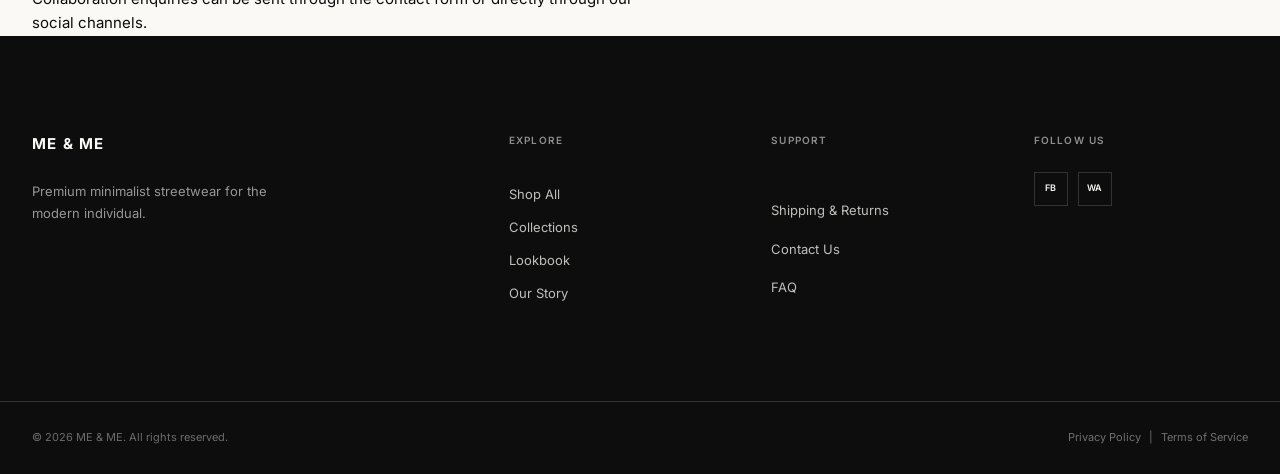
<file: contact.html>
<!DOCTYPE html>
<html lang="en">
<head>
    <meta charset="UTF-8">
    <meta name="viewport" content="width=device-width, initial-scale=1.0">

    <meta
        name="description"
        content="ME & ME — Get in touch with us for enquiries, support, and brand information."
    >

    <title>Contact | ME & ME</title>

    <!-- Fonts -->
    <link rel="preconnect" href="https://fonts.googleapis.com">
    <link rel="preconnect" href="https://fonts.gstatic.com" crossorigin>
    <link href="https://fonts.googleapis.com/css2?family=Cormorant+Garamond:ital,wght@0,300;0,400;0,500;0,600;1,400&family=Inter:wght@300;400;500;600;700&display=swap" rel="stylesheet">

    <!-- Stylesheets (same order as every other working page) -->
    <link rel="stylesheet" href="css/main.css">
    <link rel="stylesheet" href="css/components.css">
    <link rel="stylesheet" href="css/pages.css">
    <link rel="stylesheet" href="css/animations.css">
    <link rel="stylesheet" href="css/responsive.css">

<!-- Vercel Web Analytics -->
<script defer src="https://cdn.vercel-insights.com/v1/script.js"></script>
</head>

<body>

    <!-- =========================
         HEADER
    ========================== -->

   <!-- Main Site Header -->
<header class="site-header">
    <div class="container header-container">

        <a href="index.html" class="logo" aria-label="ME & ME Home">
            ME & ME
        </a>

        <nav class="main-navigation" aria-label="Primary Navigation">
            <ul class="nav-list">
                <li><a href="index.html" class="nav-link">Home</a></li>
                <li><a href="shop.html" class="nav-link">Shop</a></li>
                <li><a href="collections.html" class="nav-link">Collections</a></li>
                <li><a href="lookbook.html" class="nav-link">Lookbook</a></li>
                <li><a href="about.html" class="nav-link">About</a></li>
                <li><a href="contact.html" class="nav-link">Contact</a></li>
            </ul>
        </nav>

        <div class="header-actions">
            <button type="button" class="icon-btn search-trigger" aria-label="Open Search">
                <span class="icon-search"></span>
            </button>

         

            <button type="button" class="menu-toggle" data-menu-toggle aria-label="Toggle Menu" aria-expanded="false">
                <span class="hamburger"></span>
            </button>
        </div>

    </div>
</header>


    <!-- =========================
         MAIN CONTENT
    ========================== -->

    <main id="main-content">

        <!-- CONTACT INTRO -->

        <section class="contact-intro">

            <div class="container">

                <p
                    class="eyebrow"
                    data-reveal="up"
                >
                    Get In Touch
                </p>

                <h1
                    class="page-title contact-title"
                    data-reveal="up"
                >
                    Let's talk.
                </h1>

                <p
                    class="page-subtitle"
                    data-reveal="up"
                >
                    Questions about an order, a product,
                    or ME & ME? We're here to help.
                </p>

            </div>

        </section>


        <!-- CONTACT CONTENT -->

        <section class="contact-content">

            <div class="container contact-grid">

                <!-- CONTACT INFORMATION -->

                <div
                    class="contact-information"
                    data-reveal="up"
                >

                    <p class="eyebrow">
                        Contact
                    </p>

                    <h2 class="section-title">
                        Reach us directly.
                    </h2>

                    <p class="contact-description">
                        For product enquiries, orders, availability,
                        collaborations, or general questions, contact
                        the ME & ME team through the channels below.
                    </p>


                    <div class="contact-details">

                      <div class="contact-detail">
                            <span class="contact-detail-label">
                                WhatsApp
                            </span>
                           <a
                                href="https://wa.me/265984391755"
                                class="btn-secondary"
                                data-contact-whatsapp
                                target="_blank"
                                rel="noopener noreferrer"
                            >
                                Open WhatsApp
                            </a>
                        </div>


                        <div class="contact-detail">

                            <span class="contact-detail-label">
                                Email
                            </span>

                            <a
                                href="michaelmtambo21@gmail.com"
                                class="contact-detail-link"
                                target="_blank"
                                rel="noopener noreferrer"
                            >
                                michaelmtambo21@gmail.com
                            </a>

                        </div>


                       <div class="contact-detail">
                            <span class="contact-detail-label">
                                Instagram
                            </span>
                            <a
                                href="https://instagram.com/meandme"
                                class="contact-detail-link"
                                data-contact-instagram
                                target="_blank"
                                rel="noopener noreferrer"
                            >
                                @meandme
                            </a>
                        </div>
                    </div>

                </div>


                <!-- CONTACT FORM -->

                <div
                    class="contact-form-wrapper"
                    data-reveal="up"
                >

                    <form
                        class="contact-form"
                        data-contact-form
                        novalidate
                    >

                        <div class="form-group">

                            <label
                                for="contact-name"
                                class="form-label"
                            >
                                Name
                            </label>

                            <input
                                type="text"
                                id="contact-name"
                                name="name"
                                class="form-input"
                                autocomplete="name"
                                placeholder="Your name"
                                required
                            >

                        </div>


                        <div class="form-group">

                            <label
                                for="contact-email"
                                class="form-label"
                            >
                                Email
                            </label>

                            <input
                                type="email"
                                id="contact-email"
                                name="email"
                                class="form-input"
                                autocomplete="email"
                                placeholder="you@example.com"
                                required
                            >

                        </div>


                        <div class="form-group">

                            <label
                                for="contact-subject"
                                class="form-label"
                            >
                                Subject
                            </label>

                            <select
                                id="contact-subject"
                                name="subject"
                                class="form-select"
                                required
                            >

                                <option value="">
                                    Select a subject
                                </option>

                                <option value="product">
                                    Product Enquiry
                                </option>

                                <option value="order">
                                    Order Enquiry
                                </option>

                                <option value="availability">
                                    Product Availability
                                </option>

                                <option value="collaboration">
                                    Collaboration
                                </option>

                                <option value="general">
                                    General Enquiry
                                </option>

                            </select>

                        </div>


                        <div class="form-group">

                            <label
                                for="contact-message"
                                class="form-label"
                            >
                                Message
                            </label>

                            <textarea
                                id="contact-message"
                                name="message"
                                class="form-textarea"
                                rows="6"
                                placeholder="How can we help?"
                                required
                            ></textarea>

                        </div>


                        <button
                            type="submit"
                            class="btn-primary contact-submit"
                        >
                            Send Message
                        </button>


                        <p
                            class="form-status"
                            data-contact-status
                            aria-live="polite"
                        ></p>

                    </form>

                </div>

            </div>

        </section>


        <!-- WHATSAPP CTA -->

        <section class="contact-whatsapp">

            <div class="container">

                <div
                    class="contact-whatsapp-inner"
                    data-reveal="up"
                >

                    <p class="eyebrow">
                        Need a quicker response?
                    </p>

                    <h2 class="contact-whatsapp-title">
                        Talk to us on WhatsApp.
                    </h2>

                    <p class="contact-whatsapp-description">
                        For product questions and orders,
                        WhatsApp is the fastest way to reach us.
                    </p>

                    <a
                        href="#"
                        class="btn-secondary"
                        data-contact-whatsapp
                    >
                        Open WhatsApp
                    </a>

                </div>

            </div>

        </section>


        <!-- FAQ PREVIEW -->

        <section class="contact-faq" id="faq">

            <div class="container">

                <div class="section-header">

                    <p
                        class="eyebrow"
                        data-reveal="up"
                    >
                        Support
                    </p>

                    <h2
                        class="section-title"
                        data-reveal="up"
                    >
                        Frequently asked.
                    </h2>

                </div>


                <div
                    class="faq-list"
                    data-reveal-stagger="100"
                >

                    <article
                        class="faq-item"
                        data-reveal="up"
                    >

                        <h3 class="faq-question">
                            How do I place an order?
                        </h3>

                        <p class="faq-answer">
                            Select a product, choose your preferred
                            options, and use the WhatsApp order button
                            to contact the ME & ME team.
                        </p>

                    </article>


                    <article
                        class="faq-item"
                        data-reveal="up"
                    >

                        <h3 class="faq-question">
                            How can I check availability?
                        </h3>

                        <p class="faq-answer">
                            Product availability is displayed on the
                            product page. You can also contact us
                            directly for confirmation.
                        </p>

                    </article>


                    <article
                        class="faq-item"
                        data-reveal="up"
                    >

                        <h3 class="faq-question">
                            Do you accept custom or collaboration requests?
                        </h3>

                        <p class="faq-answer">
                            Collaboration enquiries can be sent through
                            the contact form or directly through our
                            social channels.
                        </p>

                    </article>

                </div>

            </div>

        </section>

    </main>


    <!-- =========================
         FOOTER
    ========================== -->

   <footer class="site-footer">
    <div class="container footer-grid">

        <div class="footer-brand">
            <a href="index.html" class="logo">ME & ME</a>
            <p class="footer-description">
                Premium minimalist streetwear for the modern individual.
            </p>
        </div>

        <div class="footer-links">
            <h4 class="footer-heading">Explore</h4>
            <ul class="footer-list">
                <li><a href="shop.html">Shop All</a></li>
                <li><a href="collections.html">Collections</a></li>
                <li><a href="lookbook.html">Lookbook</a></li>
                <li><a href="about.html">Our Story</a></li>
            </ul>
        </div>

        <div class="footer-links">
            <h4 class="footer-heading">Support</h4>
            <ul class="footer-list">
                <li>
                    <a href="https://wa.me/265984391755" target="_blank" rel="noopener noreferrer">
                        Shipping & Returns
                    </a>
                </li>
                <li><a href="contact.html">Contact Us</a></li>
                <li><a href="contact.html#faq">FAQ</a></li>
            </ul>
        </div>

        <div class="footer-socials">
            <h4 class="footer-heading">Follow Us</h4>
            <div class="social-icons">
                <a href="https://www.facebook.com/profile.php?id=100088209521997" aria-label="Facebook" target="_blank" rel="noopener noreferrer">FB</a>
                <a href="https://wa.me/265984391755" aria-label="WhatsApp" target="_blank" rel="noopener noreferrer">WA</a>
            </div>
        </div>

    </div>

    <div class="footer-bottom">
        <div class="container footer-bottom-content">
            <p class="copyright">&copy; 2026 ME & ME. All rights reserved.</p>
            <p class="legal">
                <a href="https://wa.me/265984391755" target="_blank" rel="noopener noreferrer">Privacy Policy</a>
                |
                <a href="https://wa.me/265984391755" target="_blank" rel="noopener noreferrer">Terms of Service</a>
            </p>
        </div>
    </div>
</footer>


    <!-- =========================
         JAVASCRIPT
    ========================== -->

    <script src="js/main.js"></script>
    <script src="js/navigation.js"></script>
    <script src="js/animations.js"></script>
    <script src="js/products.js"></script>

    <script>
document.addEventListener('DOMContentLoaded', function () {
    const form = document.querySelector('[data-contact-form]');
    if (!form) return;

    form.addEventListener('submit', function (e) {
        e.preventDefault();

        const name = form.querySelector('#contact-name')?.value.trim() || '';
        const email = form.querySelector('#contact-email')?.value.trim() || '';
        const subject = form.querySelector('#contact-subject')?.value || '';
        const message = form.querySelector('#contact-message')?.value.trim() || '';

        if (!name || !email || !message) {
            alert('Please fill in Name, Email and Message.');
            return;
        }

        const text = `Hello ME & ME,\n\nName: ${name}\nEmail: ${email}\nSubject: ${subject}\n\nMessage:\n${message}`;
        const url = `https://wa.me/265987329583?text=${encodeURIComponent(text)}`;

        window.open(url, '_blank');
    });
});
</script>

</body>
</html>
</file>
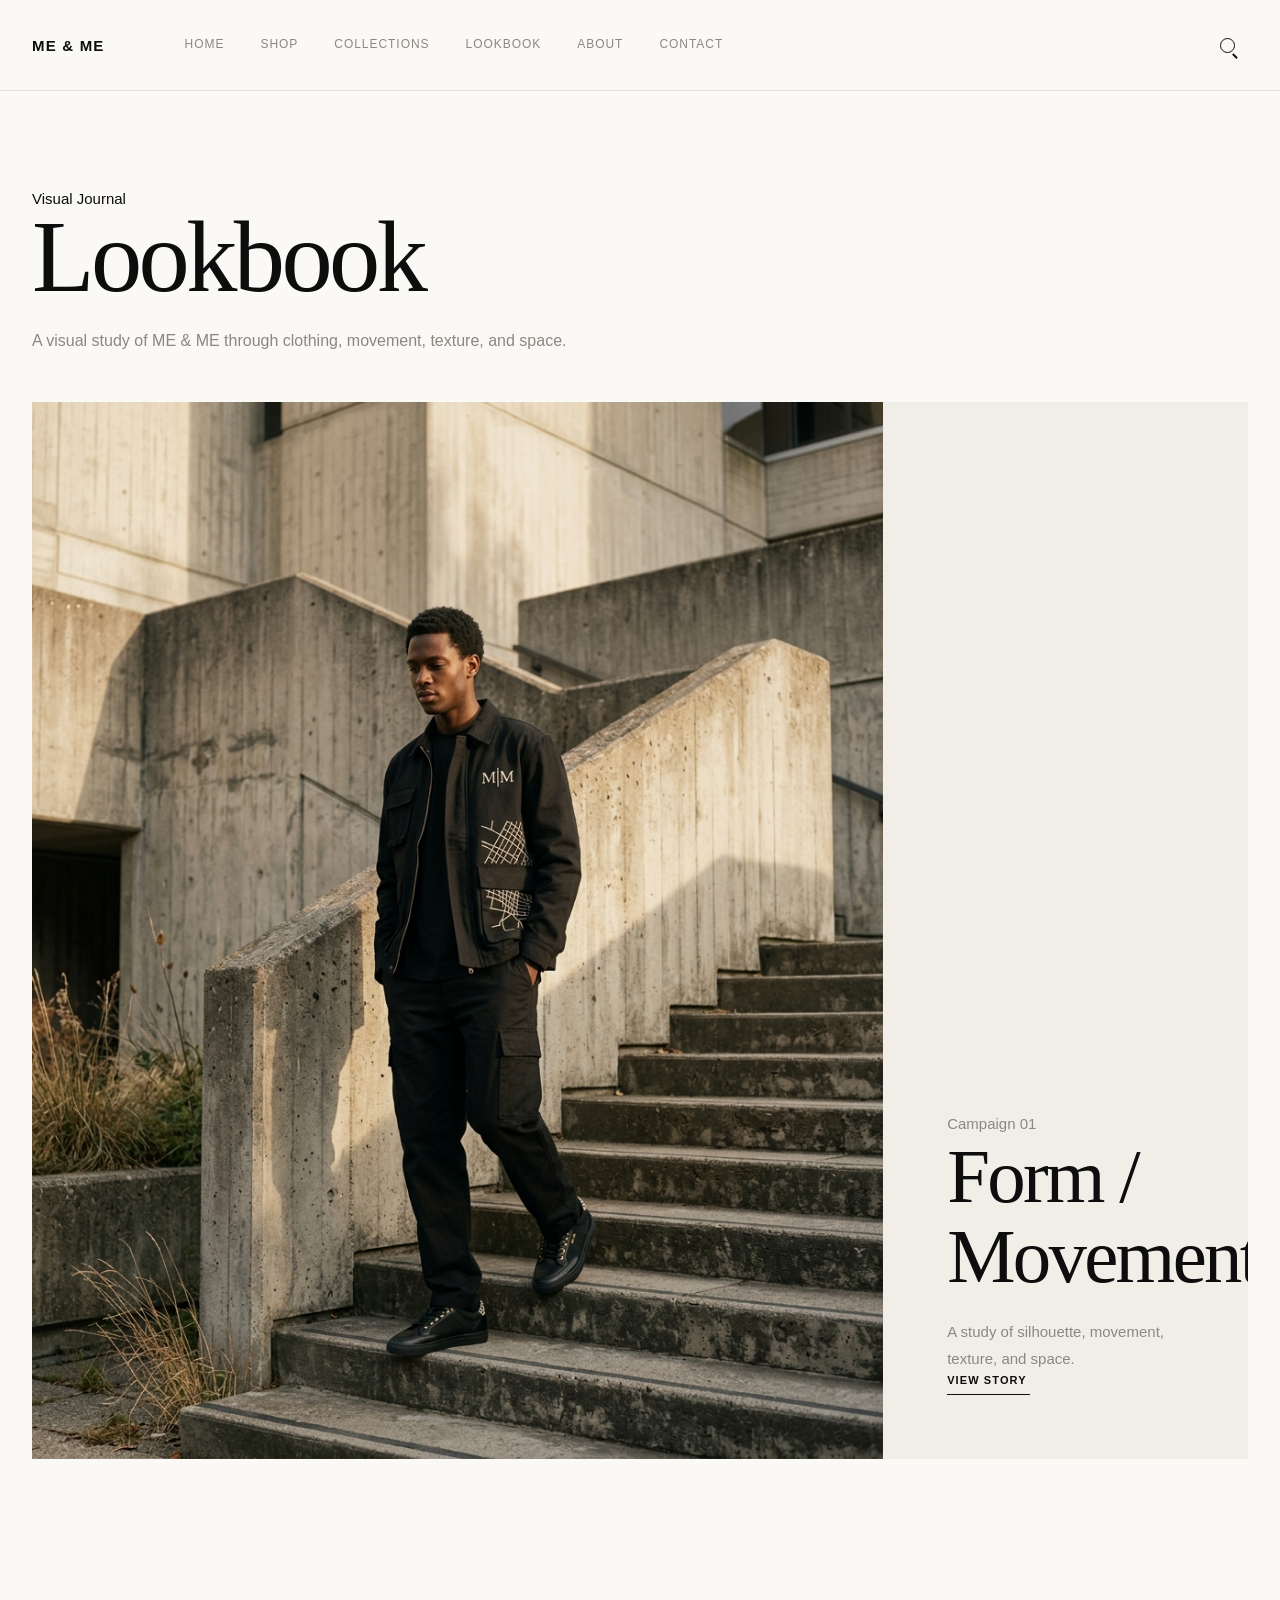
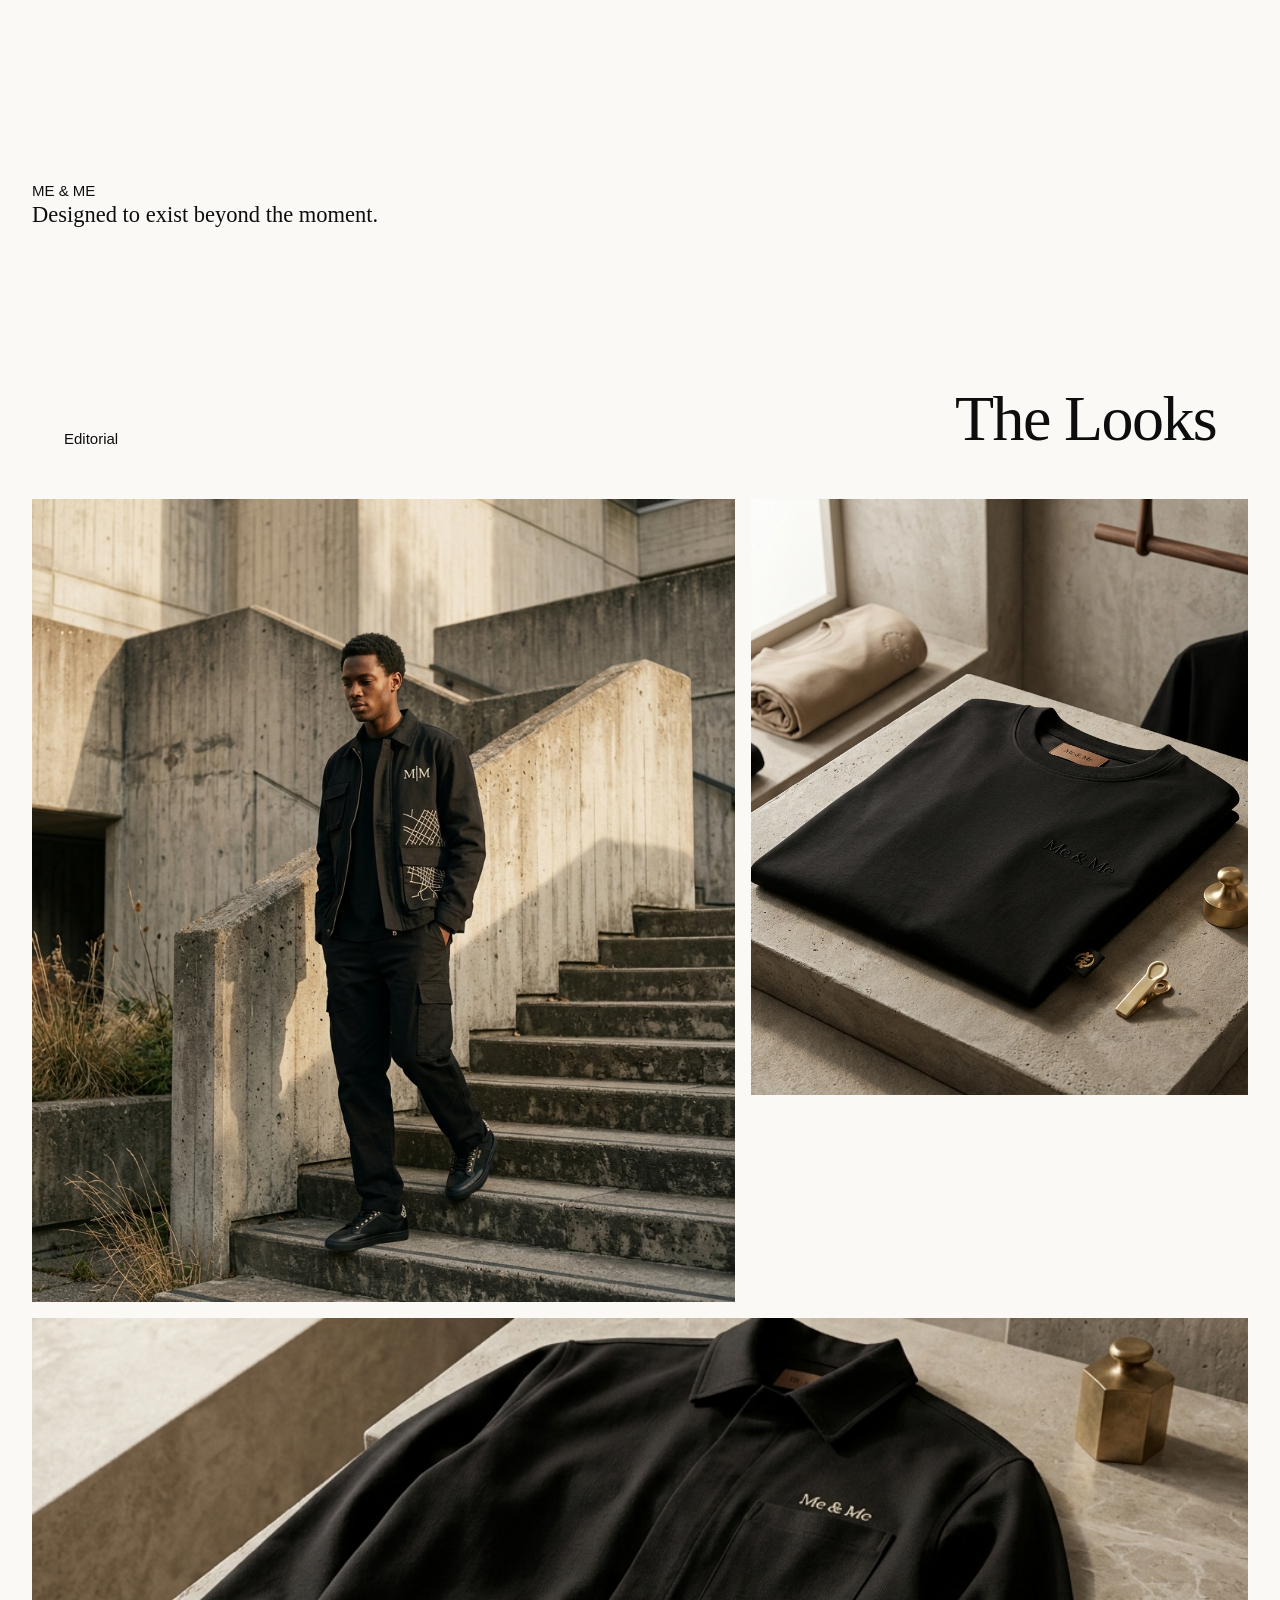
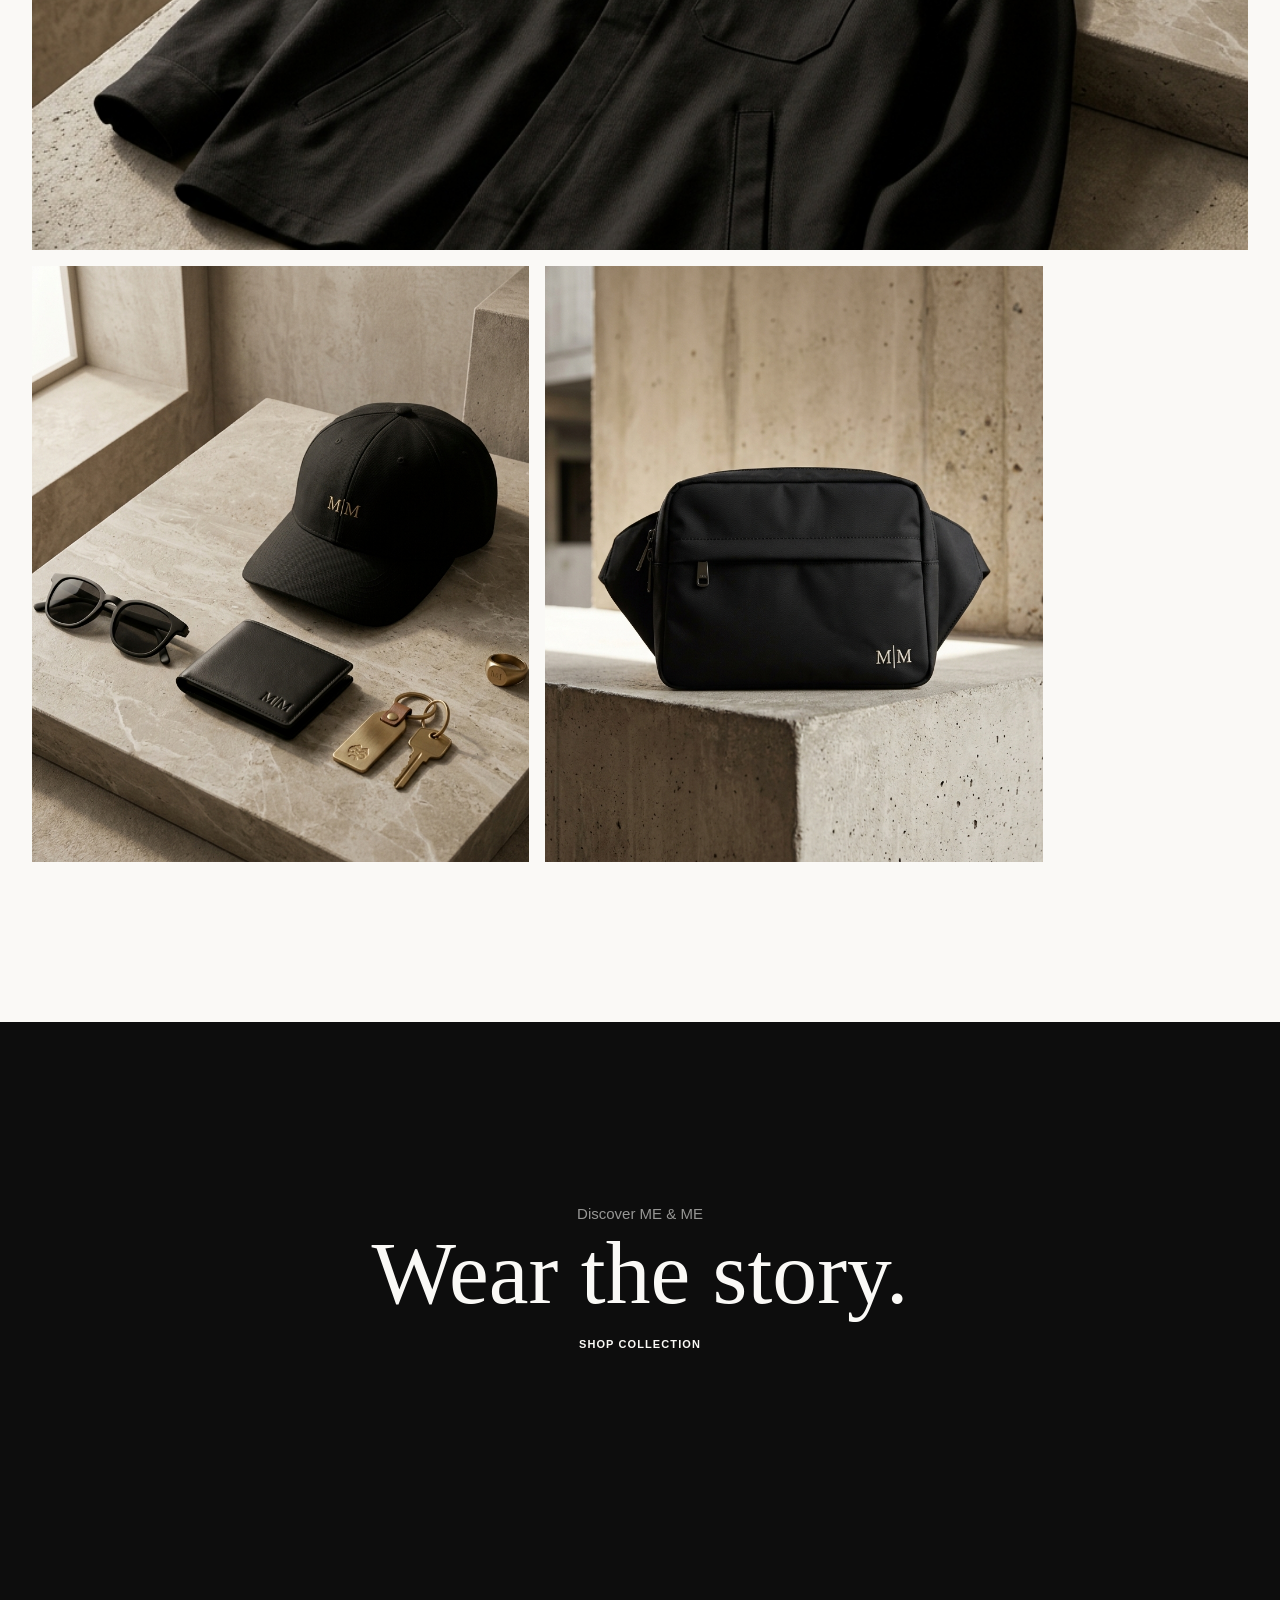
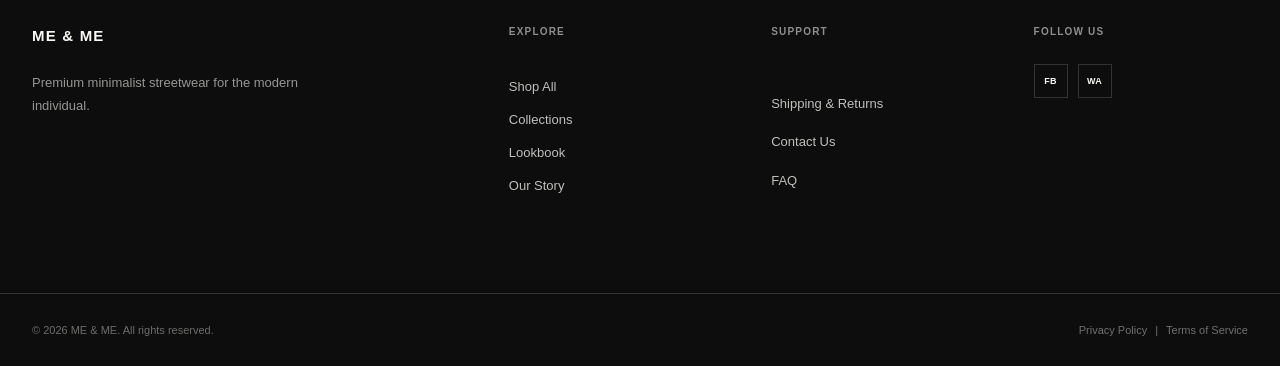
<file: lookbook.html>
<!DOCTYPE html>
<html lang="en">
<head>
    <meta charset="UTF-8">
    <meta name="viewport" content="width=device-width, initial-scale=1.0">

    <meta
        name="description"
        content="ME & ME — Explore our latest visual stories, campaigns, and editorial looks."
    >

    <title>Lookbook | ME & ME</title>

   <link rel="stylesheet" href="css/main.css">
<link rel="stylesheet" href="css/components.css">
<link rel="stylesheet" href="css/pages.css">
<link rel="stylesheet" href="css/animations.css">
<link rel="stylesheet" href="css/responsive.css">

<!-- Vercel Web Analytics -->
<script defer src="https://cdn.vercel-insights.com/v1/script.js"></script>
</head>

<body>

    <!-- =========================
         HEADER
    ========================== -->

   <!-- Main Site Header -->
<header class="site-header">
    <div class="container header-container">

        <a href="index.html" class="logo" aria-label="ME & ME Home">
            ME & ME
        </a>

        <nav class="main-navigation" aria-label="Primary Navigation">
            <ul class="nav-list">
                <li><a href="index.html" class="nav-link">Home</a></li>
                <li><a href="shop.html" class="nav-link">Shop</a></li>
                <li><a href="collections.html" class="nav-link">Collections</a></li>
                <li><a href="lookbook.html" class="nav-link">Lookbook</a></li>
                <li><a href="about.html" class="nav-link">About</a></li>
                <li><a href="contact.html" class="nav-link">Contact</a></li>
            </ul>
        </nav>

        <div class="header-actions">
            <button type="button" class="icon-btn search-trigger" aria-label="Open Search">
                <span class="icon-search"></span>
            </button>

           

            <button type="button" class="menu-toggle" data-menu-toggle aria-label="Toggle Menu" aria-expanded="false">
                <span class="hamburger"></span>
            </button>
        </div>

    </div>
</header>


    <!-- =========================
         MAIN CONTENT
    ========================== -->

    <main id="main-content">

        <!-- LOOKBOOK INTRO -->

        <section class="lookbook-intro">

            <div class="container">

                <p
                    class="eyebrow"
                    data-reveal="up"
                >
                    Visual Journal
                </p>

                <h1
                    class="page-title lookbook-title"
                    data-reveal="up"
                >
                    Lookbook
                </h1>

                <p
                    class="page-subtitle"
                    data-reveal="up"
                >
                    A visual study of ME & ME through clothing,
                    movement, texture, and space.
                </p>

            </div>

        </section>


        <!-- FEATURED LOOKBOOK STORY -->

        <section class="lookbook-feature">

            <div class="container">

                <article
                    class="lookbook-feature-card"
                    data-reveal="up"
                >

                    <div
                        class="lookbook-feature-media"
                        data-reveal="image"
                    >

                        <img
                            src=""
                            alt="ME & ME editorial campaign"
                            class="lookbook-feature-image"
                            data-lookbook-feature-image
                        >

                    </div>

                    <div class="lookbook-feature-content">

                        <p class="eyebrow">
                            Campaign 01
                        </p>

                        <h2 class="lookbook-feature-title">
                            Form / Movement
                        </h2>

                        <p class="lookbook-feature-description">
                            Clothing designed around movement,
                            structure, and everyday expression.
                        </p>

                        <a
                            href="#lookbook-gallery"
                            class="editorial-link"
                        >
                            View Story
                        </a>

                    </div>

                </article>

            </div>

        </section>


        <!-- EDITORIAL STATEMENT -->

        <section class="lookbook-statement">

            <div class="container">

                <div
                    class="lookbook-statement-inner"
                    data-reveal="up"
                >

                    <p class="eyebrow">
                        ME & ME
                    </p>

                    <h2 class="lookbook-statement-title">
                        Designed to exist
                        beyond the moment.
                    </h2>

                </div>

            </div>

        </section>


        <!-- LOOKBOOK GALLERY -->

        <section
            class="lookbook-gallery-section"
            id="lookbook-gallery"
        >

            <div class="container">

                <div class="section-header">

                    <p class="eyebrow">
                        Editorial
                    </p>

                    <h2
                        class="section-title"
                        data-reveal="up"
                    >
                        The Looks
                    </h2>

                </div>


                <div
                    class="lookbook-grid"
                    data-lookbook-grid
                    data-reveal-stagger="100"
                >

                    <!--
                        Lookbook items will be injected
                        dynamically by JavaScript.
                    -->

                </div>


                <div
                    id="lookbook-loading"
                    class="state-container"
                    aria-live="polite"
                >

                    <div class="loader"></div>

                    <p>
                        Loading lookbook...
                    </p>

                </div>


                <div
                    id="lookbook-empty"
                    class="state-container is-hidden"
                    aria-live="polite"
                >

                    <p>
                        No lookbook stories available at this time.
                    </p>

                </div>

            </div>

        </section>


        <!-- CLOSING CTA -->

        <section class="lookbook-closing">

            <div class="container">

                <div
                    class="lookbook-closing-inner"
                    data-reveal="up"
                >

                    <p class="eyebrow">
                        Discover ME & ME
                    </p>

                    <h2 class="lookbook-closing-title">
                        Wear the story.
                    </h2>

                    <a
                        href="shop.html"
                        class="btn-primary"
                    >
                        Shop Collection
                    </a>

                </div>

            </div>

        </section>

    </main>


    <!-- =========================
         FOOTER
    ========================== -->

    <footer class="site-footer">
    <div class="container footer-grid">

        <div class="footer-brand">
            <a href="index.html" class="logo">ME & ME</a>
            <p class="footer-description">
                Premium minimalist streetwear for the modern individual.
            </p>
        </div>

        <div class="footer-links">
            <h4 class="footer-heading">Explore</h4>
            <ul class="footer-list">
                <li><a href="shop.html">Shop All</a></li>
                <li><a href="collections.html">Collections</a></li>
                <li><a href="lookbook.html">Lookbook</a></li>
                <li><a href="about.html">Our Story</a></li>
            </ul>
        </div>

        <div class="footer-links">
            <h4 class="footer-heading">Support</h4>
            <ul class="footer-list">
                <li>
                    <a href="https://wa.me/265984391755" target="_blank" rel="noopener noreferrer">
                        Shipping & Returns
                    </a>
                </li>
                <li><a href="contact.html">Contact Us</a></li>
                <li><a href="contact.html#faq">FAQ</a></li>
            </ul>
        </div>

        <div class="footer-socials">
            <h4 class="footer-heading">Follow Us</h4>
            <div class="social-icons">
                <a href="https://www.facebook.com/profile.php?id=100088209521997" aria-label="Facebook" target="_blank" rel="noopener noreferrer">FB</a>
                <a href="https://wa.me/265984391755" aria-label="WhatsApp" target="_blank" rel="noopener noreferrer">WA</a>
            </div>
        </div>

    </div>

    <div class="footer-bottom">
        <div class="container footer-bottom-content">
            <p class="copyright">&copy; 2026 ME & ME. All rights reserved.</p>
            <p class="legal">
                <a href="https://wa.me/265984391755" target="_blank" rel="noopener noreferrer">Privacy Policy</a>
                |
                <a href="https://wa.me/265984391755" target="_blank" rel="noopener noreferrer">Terms of Service</a>
            </p>
        </div>
    </div>
</footer>


    <!-- =========================
         JAVASCRIPT
    ========================== -->

    <script src="js/main.js"></script>
    <script src="js/navigation.js"></script>
    <script src="js/animations.js"></script>
    <script src="js/products.js"></script>

<script src="js/utils.js"></script>
<script src="js/main.js"></script>
<script src="js/navigation.js"></script>
<script src="js/animations.js"></script>
<script src="js/products.js"></script>
<script src="js/lookbook.js"></script>




</body>
</html>
</file>
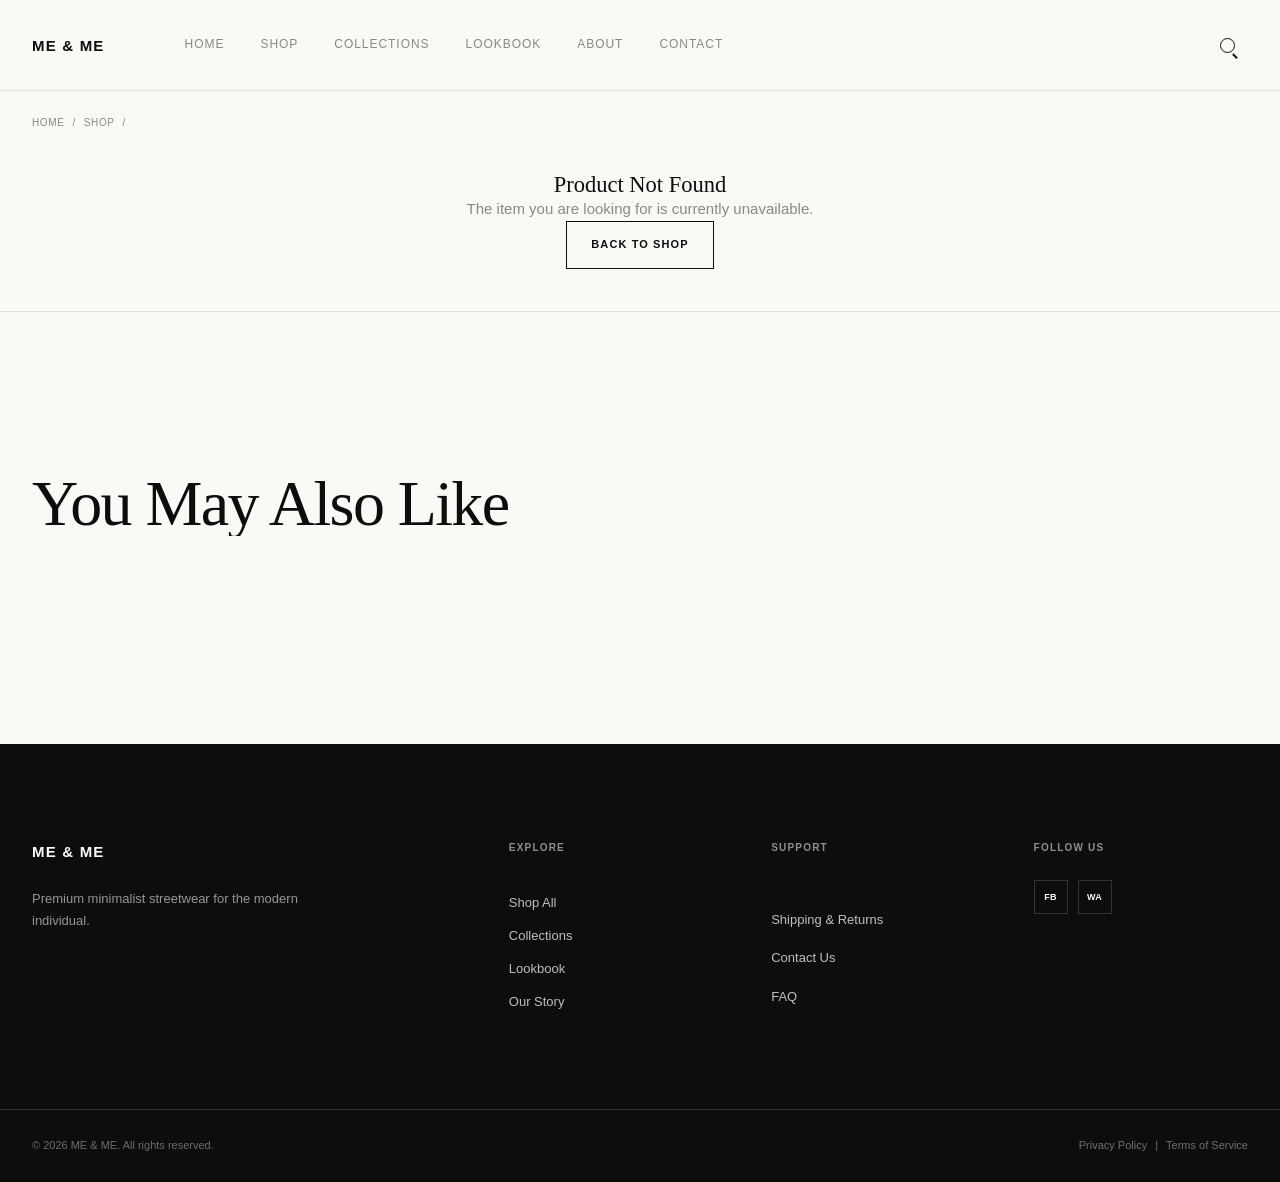
<file: product.html>
<!DOCTYPE html>
<html lang="en">
<head>
    <meta charset="UTF-8">
    <meta name="viewport" content="width=device-width, initial-scale=1.0">
    <meta name="description" content="ME & ME — Premium minimalist streetwear product details.">
    <title>Product | ME & ME</title>
    
    <!-- Stylesheets -->
    <link rel="stylesheet" href="css/main.css">
<link rel="stylesheet" href="css/components.css">
<link rel="stylesheet" href="css/pages.css">
<link rel="stylesheet" href="css/animations.css">
<link rel="stylesheet" href="css/responsive.css">

<!-- Vercel Web Analytics -->
<script defer src="https://cdn.vercel-insights.com/v1/script.js"></script>
</head>
<body>

    <!-- Site Header / Navigation -->
    <!-- Main Site Header -->
<header class="site-header">
    <div class="container header-container">

        <a href="index.html" class="logo" aria-label="ME & ME Home">
            ME & ME
        </a>

        <nav class="main-navigation" aria-label="Primary Navigation">
            <ul class="nav-list">
                <li><a href="index.html" class="nav-link">Home</a></li>
                <li><a href="shop.html" class="nav-link">Shop</a></li>
                <li><a href="collections.html" class="nav-link">Collections</a></li>
                <li><a href="lookbook.html" class="nav-link">Lookbook</a></li>
                <li><a href="about.html" class="nav-link">About</a></li>
                <li><a href="contact.html" class="nav-link">Contact</a></li>
            </ul>
        </nav>

        <div class="header-actions">
            <button type="button" class="icon-btn search-trigger" aria-label="Open Search">
                <span class="icon-search"></span>
            </button>

           

            <button type="button" class="menu-toggle" data-menu-toggle aria-label="Toggle Menu" aria-expanded="false">
                <span class="hamburger"></span>
            </button>
        </div>

    </div>
</header>
    <main id="main-content">

        <!-- Breadcrumbs -->
        <nav class="breadcrumb-container container" aria-label="Breadcrumb">
            <ol class="breadcrumb-list">
                <li class="breadcrumb-item"><a href="index.html" class="breadcrumb-link">Home</a></li>
                <li class="breadcrumb-item"><a href="shop.html" class="breadcrumb-link">Shop</a></li>
                <li class="breadcrumb-item" aria-current="page" data-product-breadcrumb-name></li>
            </ol>
        </nav>

        <!-- Loading State -->
        <div id="product-loading" class="state-container" aria-live="polite">
            <div class="loader"></div>
            <p>Loading product...</p>
        </div>

        <!-- Product Not Found State -->
        <div id="product-not-found" class="state-container is-hidden" aria-live="polite">
            <div class="not-found-content">
                <h2 class="not-found-title">Product Not Found</h2>
                <p>The item you are looking for is currently unavailable.</p>
                <a href="shop.html" class="btn-secondary">Back to Shop</a>
            </div>
        </div>

        <!-- Product Detail Section -->
        <section class="product-detail" data-reveal="up">
            <div class="container product-container">
                
                <!-- A. PRODUCT MEDIA -->
                <div class="product-media" data-product-gallery>
                    <div class="product-gallery__main">
                        <img 
                            class="product-gallery__main-image" 
                            data-product-main-image 
                            alt="" 
                            data-reveal="image"
                        >
                    </div>
                    <div class="product-gallery__thumbnails" data-product-thumbnails>
                        <!-- Thumbnails will be injected by JavaScript -->
                    </div>
                </div>

                <!-- B. PRODUCT INFORMATION -->
                <div class="product-info">
                    <p class="product-category" data-product-category></p>
                    <h1 class="product-name" data-product-name></h1>
                    <p class="product-price" data-product-price></p>

                    <div class="product-description" data-product-description></div>

                    <div class="product-selections">
                        <!-- Color Selection -->
                        <fieldset class="selection-group">
                            <legend>Color</legend>
                            <div class="product-colors" data-product-colors></div>
                        </fieldset>

                        <!-- Size Selection -->
                        <fieldset class="selection-group">
                            <legend>Size</legend>
                            <div class="product-sizes" data-product-sizes></div>
                        </fieldset>
                    </div>

                    <p class="product-stock-status" data-product-stock></p>

                    <div class="product-actions">
                        <!-- Quantity Selector -->
                        <div class="quantity-selector">
                            <button type="button" class="qty-btn" data-quantity-decrease aria-label="Decrease quantity">-</button>
                            <input
                                type="number"
                                class="qty-display"
                                data-product-quantity
                                value="1"
                                min="1"
                                step="1"
                                inputmode="numeric"
                                aria-label="Quantity"
                            >
                            <button type="button" class="qty-btn" data-quantity-increase aria-label="Increase quantity">+</button>
                        </div>

                        <!-- WhatsApp Order CTA -->
                        <a href="#" class="product-whatsapp-button" data-whatsapp-order>
                            Order via WhatsApp
                        </a>
                    </div>
                </div>

            </div>
        </section>

        <!-- Related Products Section -->
        <section class="related-products">
            <div class="container">
                <h2 class="section-title" data-reveal="up">You May Also Like</h2>
                <div class="product-grid" data-related-products>
                    <!-- Related products will be injected by JavaScript -->
                </div>
            </div>
        </section>

    </main>

    <!-- Footer -->
    <footer class="site-footer">
    <div class="container footer-grid">

        <div class="footer-brand">
            <a href="index.html" class="logo">ME & ME</a>
            <p class="footer-description">
                Premium minimalist streetwear for the modern individual.
            </p>
        </div>

        <div class="footer-links">
            <h4 class="footer-heading">Explore</h4>
            <ul class="footer-list">
                <li><a href="shop.html">Shop All</a></li>
                <li><a href="collections.html">Collections</a></li>
                <li><a href="lookbook.html">Lookbook</a></li>
                <li><a href="about.html">Our Story</a></li>
            </ul>
        </div>

        <div class="footer-links">
            <h4 class="footer-heading">Support</h4>
            <ul class="footer-list">
                <li>
                    <a href="https://wa.me/265984391755" target="_blank" rel="noopener noreferrer">
                        Shipping & Returns
                    </a>
                </li>
                <li><a href="contact.html">Contact Us</a></li>
                <li><a href="contact.html#faq">FAQ</a></li>
            </ul>
        </div>

        <div class="footer-socials">
            <h4 class="footer-heading">Follow Us</h4>
            <div class="social-icons">
                <a href="https://www.facebook.com/profile.php?id=100088209521997" aria-label="Facebook" target="_blank" rel="noopener noreferrer">FB</a>
                <a href="https://wa.me/265984391755" aria-label="WhatsApp" target="_blank" rel="noopener noreferrer">WA</a>
            </div>
        </div>

    </div>

    <div class="footer-bottom">
        <div class="container footer-bottom-content">
            <p class="copyright">&copy; 2026 ME & ME. All rights reserved.</p>
            <p class="legal">
                <a href="https://wa.me/265984391755" target="_blank" rel="noopener noreferrer">Privacy Policy</a>
                |
                <a href="https://wa.me/265984391755" target="_blank" rel="noopener noreferrer">Terms of Service</a>
            </p>
        </div>
    </div>
</footer>

    <!-- Shared Scripts -->
<script src="js/utils.js"></script>
<script src="js/main.js"></script>
<script src="js/navigation.js"></script>
<script src="js/animations.js"></script>
<script src="js/products.js"></script>
<script src="js/whatsapp.js"></script>
<script src="js/product.js"></script>




</body>
</html>
</file>
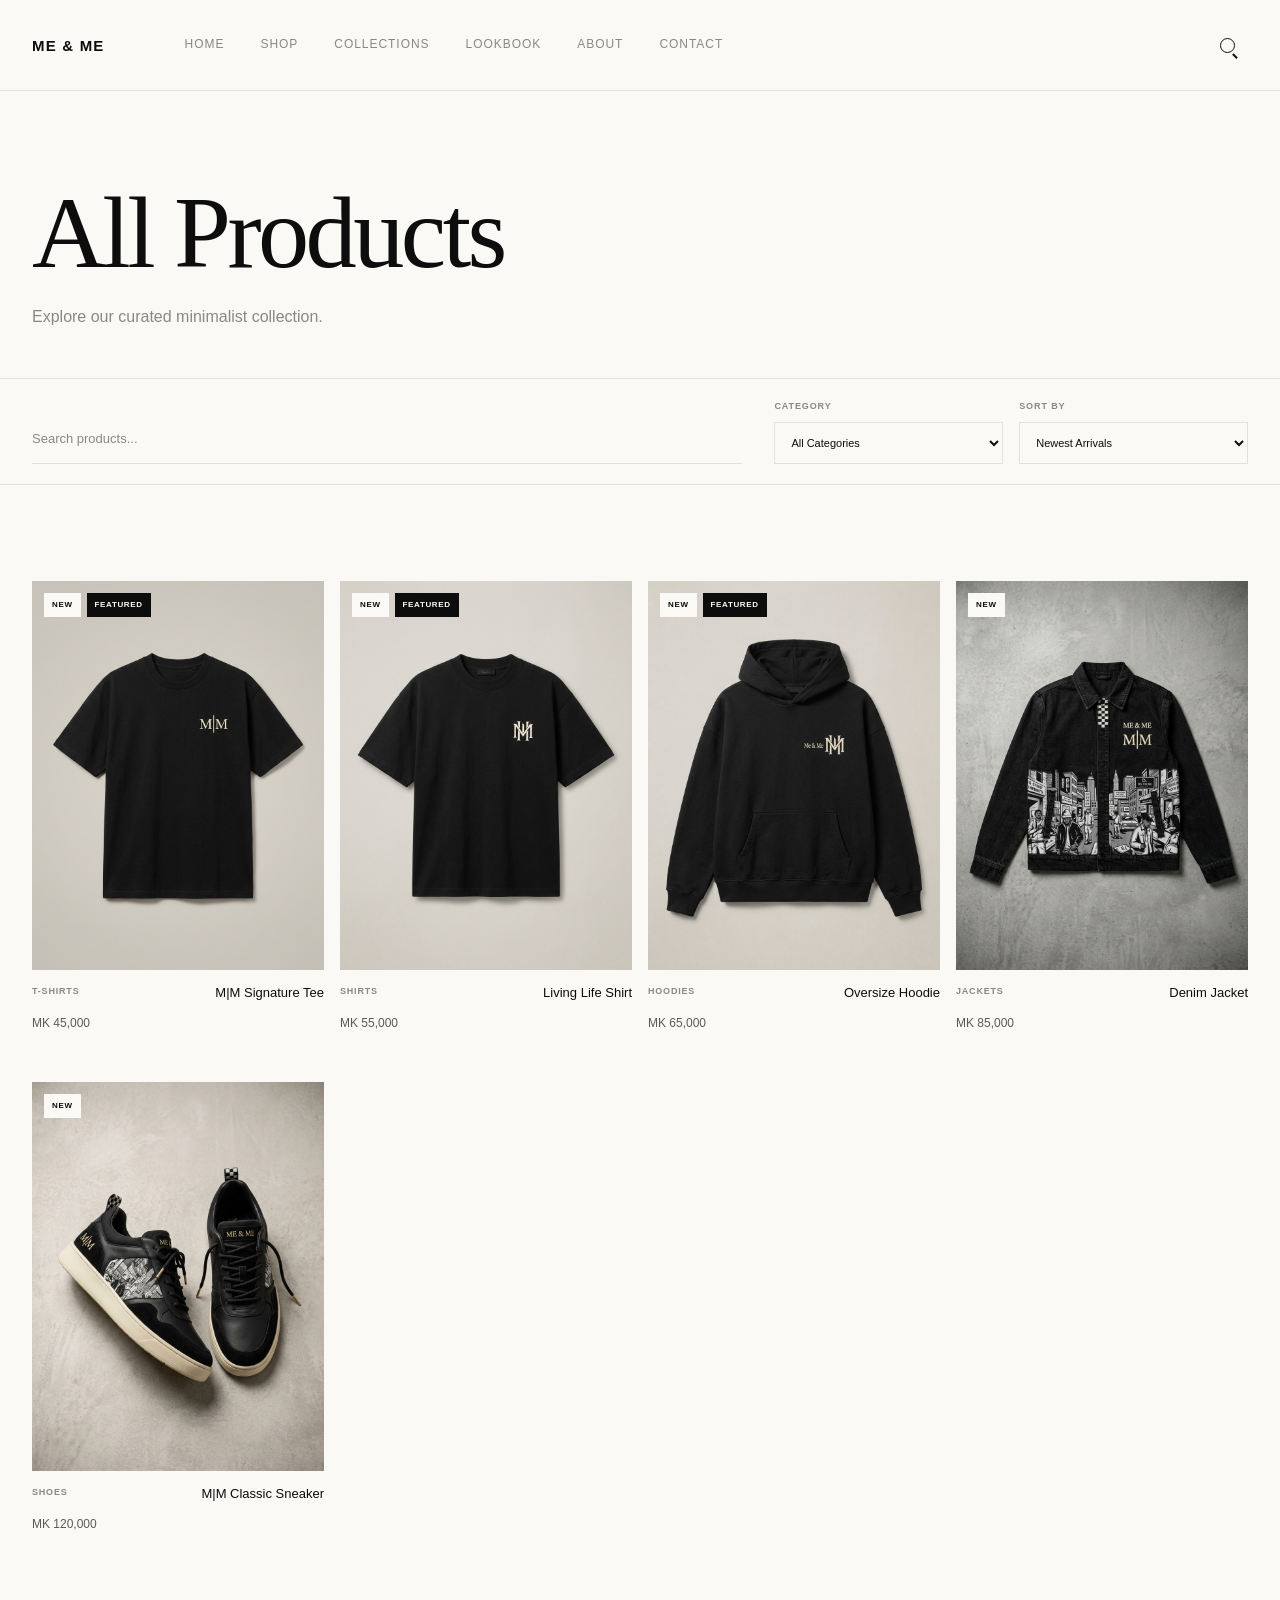
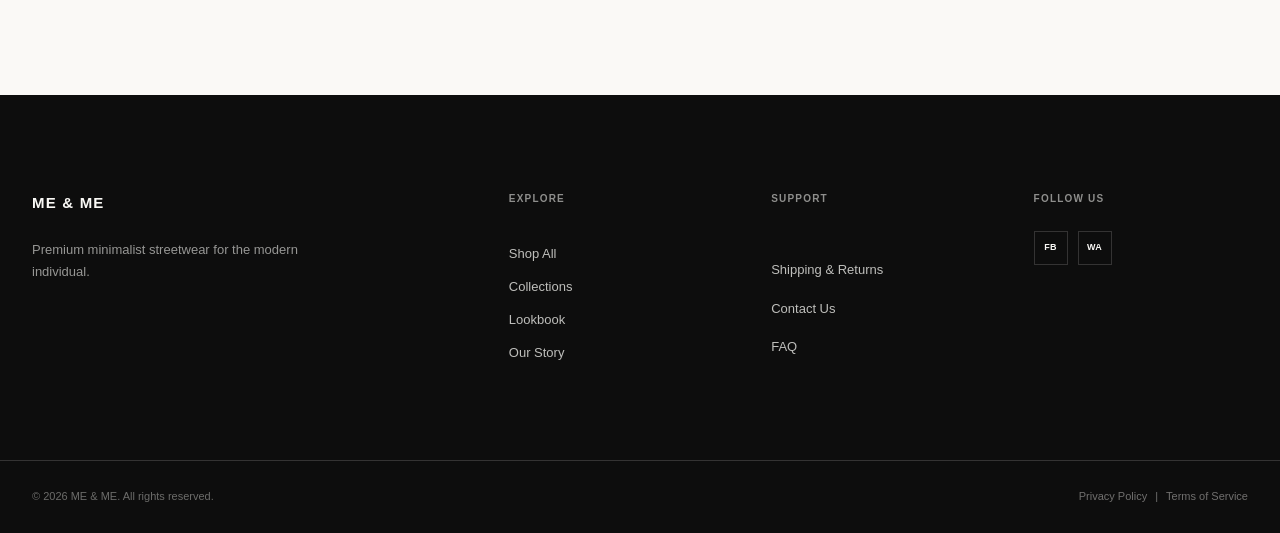
<file: shop.html>
<!DOCTYPE html>
<html lang="en">
<head>
    <meta charset="UTF-8">
    <meta name="viewport" content="width=device-width, initial-scale=1.0">
    <meta name="description" content="ME & ME — Premium minimalist streetwear collection.">
    <title>Shop | ME & ME</title>
    
    <!-- Stylesheets -->
    <link rel="stylesheet" href="css/main.css">
<link rel="stylesheet" href="css/components.css">
<link rel="stylesheet" href="css/pages.css">
<link rel="stylesheet" href="css/animations.css">
<link rel="stylesheet" href="css/responsive.css">
    <!-- Shop specific styles will be added via main.css or shop.css -->

<!-- Vercel Web Analytics -->
<script defer src="https://cdn.vercel-insights.com/v1/script.js"></script>
</head>
<body>

    <!-- Site Header / Navigation -->
    <!-- Main Site Header -->
<header class="site-header">
    <div class="container header-container">

        <a href="index.html" class="logo" aria-label="ME & ME Home">
            ME & ME
        </a>

        <nav class="main-navigation" aria-label="Primary Navigation">
            <ul class="nav-list">
                <li><a href="index.html" class="nav-link">Home</a></li>
                <li><a href="shop.html" class="nav-link">Shop</a></li>
                <li><a href="collections.html" class="nav-link">Collections</a></li>
                <li><a href="lookbook.html" class="nav-link">Lookbook</a></li>
                <li><a href="about.html" class="nav-link">About</a></li>
                <li><a href="contact.html" class="nav-link">Contact</a></li>
            </ul>
        </nav>

        <div class="header-actions">
            <button type="button" class="icon-btn search-trigger" aria-label="Open Search">
                <span class="icon-search"></span>
            </button>

      

            <button type="button" class="menu-toggle" data-menu-toggle aria-label="Toggle Menu" aria-expanded="false">
                <span class="hamburger"></span>
            </button>
        </div>

    </div>
</header>

    <main id="main-content">
        
        <!-- Shop Introduction -->
        <section class="shop-hero">
            <div class="container">
                <h1 class="page-title">All Products</h1>
                <p class="page-subtitle">Explore our curated minimalist collection.</p>
            </div>
        </section>

        <!-- Shop Toolbar: Search, Category, and Filters -->
        <section class="shop-toolbar">
            <div class="container toolbar-wrapper">
                
                <!-- Search Area -->
                <div class="search-container">
                    <input type="text" id="shop-search" class="search-input" placeholder="Search products..." aria-label="Search products">
                </div>

                <!-- Filters & Sorting -->
                <div class="filter-controls">
                    <div class="filter-group">
                        <label for="category-filter">Category</label>
                        <select id="category-filter" class="filter-select">
                            <option value="all">All Categories</option>
                            <!-- Categories populated by JS -->
                        </select>
                    </div>

                    <div class="filter-group">
                        <label for="sort-select">Sort By</label>
                        <select id="sort-select" class="filter-select">
                            <option value="newest">Newest Arrivals</option>
                            <option value="price-low">Price: Low to High</option>
                            <option value="price-high">Price: High to Low</option>
                            <option value="featured">Featured</option>
                        </select>
                    </div>
                </div>

            </div>
        </section>

        <!-- Product Results Area -->
        <section class="product-display">
            <div class="container">

               <!-- Loading State — Skeleton -->
<div id="shop-loading" class="state-container" aria-live="polite">
    <div class="skeleton-grid">
        <div class="skeleton-card">
            <div class="skeleton-image"></div>
            <div class="skeleton-line skeleton-line--title"></div>
            <div class="skeleton-line skeleton-line--price"></div>
        </div>
        <div class="skeleton-card">
            <div class="skeleton-image"></div>
            <div class="skeleton-line skeleton-line--title"></div>
            <div class="skeleton-line skeleton-line--price"></div>
        </div>
        <div class="skeleton-card">
            <div class="skeleton-image"></div>
            <div class="skeleton-line skeleton-line--title"></div>
            <div class="skeleton-line skeleton-line--price"></div>
        </div>
        <div class="skeleton-card">
            <div class="skeleton-image"></div>
            <div class="skeleton-line skeleton-line--title"></div>
            <div class="skeleton-line skeleton-line--price"></div>
        </div>
        <div class="skeleton-card">
            <div class="skeleton-image"></div>
            <div class="skeleton-line skeleton-line--title"></div>
            <div class="skeleton-line skeleton-line--price"></div>
        </div>
        <div class="skeleton-card">
            <div class="skeleton-image"></div>
            <div class="skeleton-line skeleton-line--title"></div>
            <div class="skeleton-line skeleton-line--price"></div>
        </div>
        <div class="skeleton-card">
            <div class="skeleton-image"></div>
            <div class="skeleton-line skeleton-line--title"></div>
            <div class="skeleton-line skeleton-line--price"></div>
        </div>
        <div class="skeleton-card">
            <div class="skeleton-image"></div>
            <div class="skeleton-line skeleton-line--title"></div>
            <div class="skeleton-line skeleton-line--price"></div>
        </div>
    </div>
</div>

                <!-- Empty Results State -->
                <div id="shop-empty" class="state-container is-hidden" aria-live="polite">
                    <p>No products found matching your criteria.</p>
                    <a href="#" class="reset-btn">Clear all filters</a>
                </div>

                <!-- Product Grid -->
                <div id="product-grid" class="product-grid">
                    <!-- Products will be dynamically injected here by products.js -->
                </div>

            </div>
        </section>

    </main>

    <!-- Product Card Template: Used by JS to clone and populate -->
    <template id="product-card-template">
        <article class="product-card" data-product-id="">
            <a href="" class="product-card__link" aria-label="View product details">
                <div class="product-card__image-wrapper">
                    <!-- Data attributes for JS hooks -->
                    <img src="" alt="" class="product-card__image" data-reveal="image">
                    
                    <!-- Labels (Featured/New) -->
                    <span class="product-card__label product-card__label--new is-hidden">New</span>
                    <span class="product-card__label product-card__label--featured is-hidden">Featured</span>
                </div>

                <div class="product-card__info">
                    <span class="product-card__category"></span>
                    <h3 class="product-card__name"></h3>
                    <p class="product-card__price"></p>
                </div>
            </a>
        </article>
    </template>

    <!-- Footer -->
    <footer class="site-footer">
    <div class="container footer-grid">

        <div class="footer-brand">
            <a href="index.html" class="logo">ME & ME</a>
            <p class="footer-description">
                Premium minimalist streetwear for the modern individual.
            </p>
        </div>

        <div class="footer-links">
            <h4 class="footer-heading">Explore</h4>
            <ul class="footer-list">
                <li><a href="shop.html">Shop All</a></li>
                <li><a href="collections.html">Collections</a></li>
                <li><a href="lookbook.html">Lookbook</a></li>
                <li><a href="about.html">Our Story</a></li>
            </ul>
        </div>

        <div class="footer-links">
            <h4 class="footer-heading">Support</h4>
            <ul class="footer-list">
                <li>
                    <a href="https://wa.me/265984391755" target="_blank" rel="noopener noreferrer">
                        Shipping & Returns
                    </a>
                </li>
                <li><a href="contact.html">Contact Us</a></li>
                <li><a href="contact.html#faq">FAQ</a></li>
            </ul>
        </div>

        <div class="footer-socials">
            <h4 class="footer-heading">Follow Us</h4>
            <div class="social-icons">
                <a href="https://www.facebook.com/profile.php?id=100088209521997" aria-label="Facebook" target="_blank" rel="noopener noreferrer">FB</a>
                <a href="https://wa.me/265984391755" aria-label="WhatsApp" target="_blank" rel="noopener noreferrer">WA</a>
            </div>
        </div>

    </div>

    <div class="footer-bottom">
        <div class="container footer-bottom-content">
            <p class="copyright">&copy; 2026 ME & ME. All rights reserved.</p>
            <p class="legal">
                <a href="https://wa.me/265984391755" target="_blank" rel="noopener noreferrer">Privacy Policy</a>
                |
                <a href="https://wa.me/265984391755" target="_blank" rel="noopener noreferrer">Terms of Service</a>
            </p>
        </div>
    </div>
</footer>

    <!-- Scripts -->
 <script src="js/utils.js"></script>
<script src="js/main.js"></script>
<script src="js/navigation.js"></script>
<script src="js/animations.js"></script>
<script src="js/products.js"></script>
<script src="js/filters.js"></script>
<script src="js/search.js"></script>
<script src="js/shop.js"></script>


</body>
</html>
</file>
<file: css/main.css>
/*
========================================================
ME & ME — MAIN.CSS
Global Design System + Shared Layout

This file is loaded on EVERY page (shop.html, product.html,
collections.html, lookbook.html, about.html, contact.html,
404.html load only this file + the empty animations.css).
On index.html it is also joined by components.css, pages.css,
animations.css and responsive.css, in that order.

Nothing here removes or repurposes a selector another page
depends on. New homepage-only rules are added additively and,
where a class name is shared with the legacy header/footer
system, scoped through an ancestor (e.g. `.footer-top .footer-grid`)
so the original declaration keeps working everywhere else.
========================================================
*/

/* ======================================================
   1. DESIGN TOKENS
====================================================== */

:root {
    /* Colors */
    --color-black: #0D0D0D;
    --color-warm-white: #FAF9F6;
    --color-off-white: #F1EEE8;
    --color-muted: #8B8882;
    --color-muted-dark: #5C5A54;
    --color-border-light: rgba(13, 13, 13, 0.10);
    --color-border-dark: rgba(250, 249, 246, 0.16);
    --color-white: #FFFFFF;

    /* Typography */
    --font-sans: "Inter", "Helvetica Neue", Arial, sans-serif;
    --font-serif: "Cormorant Garamond", Georgia, serif;

    /* Spacing */
    --space-unit: 4px;
    --space-xs: 8px;
    --space-sm: 16px;
    --space-md: 24px;
    --space-lg: 48px;
    --space-xl: 96px;
    --space-2xl: 160px;

    /* Layout */
    --max-width: 1440px;
    --container-padding: 32px;
    --header-height: 90px;

    /* ---- Motion vocabulary -------------------------------------
       A small, deliberately reused set of curves and durations.
       Every transition in the project should reference one of
       these rather than inventing a one-off value. */

    /* Easing */
    --ease-premium: cubic-bezier(0.22, 1, 0.36, 1);     /* soft, confident deceleration — existing, kept */
    --ease-standard: cubic-bezier(0.4, 0, 0.2, 1);       /* balanced accelerate/decelerate, for state toggles */
    --ease-in-out-soft: cubic-bezier(0.65, 0, 0.35, 1);  /* symmetrical, for panels that move both ways */

    /* Durations */
    --duration-micro: 180ms;     /* icon flips, underlines, tap/hover feedback */
    --duration-ui: 280ms;        /* buttons, inputs, small component state */
    --duration-panel: 420ms;     /* header state, mobile menu, overlays */
    --duration-image: 650ms;     /* image scale / reveal */
    --duration-editorial: 900ms; /* hero and large editorial transitions */

    /* Backward-compatible aliases — components.css and pages.css both
       already reference these three names extensively, so refining
       their values here upgrades motion sitewide without touching
       those files. */
    --transition-fast: var(--duration-micro) var(--ease-standard);
    --transition-medium: var(--duration-ui) var(--ease-premium);
    --transition-slow: var(--duration-editorial) var(--ease-premium);

    /* Layers */
    --z-back: -1;
    --z-base: 1;
    --z-header: 100;
    --z-overlay: 200;
    --z-modal: 300;
}


/* ======================================================
   2. RESET & BASE
====================================================== */

*,
*::before,
*::after {
    box-sizing: border-box;
    margin: 0;
    padding: 0;
}

html {
    scroll-behavior: smooth;
    -webkit-text-size-adjust: 100%;
}

body {
    min-height: 100vh;
    background: var(--color-warm-white);
    color: var(--color-black);
    font-family: var(--font-sans);
    font-size: 15px;
    line-height: 1.6;
    -webkit-font-smoothing: antialiased;
    -webkit-tap-highlight-color: transparent;
    overflow-x: hidden;
}

body.menu-is-open {
    overflow: hidden;
}

img {
    display: block;
    width: 100%;
    height: auto;
    object-fit: cover;
}

button,
input,
select,
textarea {
    font: inherit;
}

button {
    border: 0;
    background: none;
    color: inherit;
    cursor: pointer;
}

a {
    color: inherit;
    text-decoration: none;
}

ul,
ol {
    list-style: none;
}

fieldset {
    border: 0;
}

textarea {
    resize: vertical;
}

::selection {
    background: var(--color-black);
    color: var(--color-warm-white);
}


/* ======================================================
   3. TYPOGRAPHY
====================================================== */

h1,
h2,
h3,
h4,
h5,
h6 {
    color: var(--color-black);
}

h1,
h2,
h3 {
    font-family: var(--font-serif);
    font-weight: 400;
    line-height: 1.05;
}

p {
    max-width: 70ch;
}

.page-title {
    font-family: var(--font-serif);
    font-size: clamp(56px, 8vw, 120px);
    font-weight: 400;
    letter-spacing: -0.035em;
    line-height: 0.9;
}

.page-subtitle {
    max-width: 620px;
    margin-top: var(--space-md);
    color: var(--color-muted);
    font-size: 16px;
    line-height: 1.7;
}

.section-title {
    font-family: var(--font-serif);
    font-size: clamp(36px, 5vw, 64px);
    font-weight: 400;
    letter-spacing: -0.025em;
    line-height: 1;
}


/* ======================================================
   4. GLOBAL UTILITIES
====================================================== */

.container {
    width: min(
        calc(100% - (var(--container-padding) * 2)),
        var(--max-width)
    );
    margin-inline: auto;
}

.section {
    padding-block: var(--space-xl);
}

.is-hidden {
    display: none !important;
}

.sr-only {
    position: absolute;
    width: 1px;
    height: 1px;
    padding: 0;
    margin: -1px;
    overflow: hidden;
    clip: rect(0, 0, 0, 0);
    white-space: nowrap;
    border: 0;
}


/* ======================================================
   5. HEADER & NAVIGATION (legacy header — shop/about/contact/
      collections/lookbook/product/404 use this structure)
====================================================== */

.site-header {
    position: sticky;
    top: 0;
    z-index: var(--z-header);
    width: 100%;
    background: var(--color-warm-white);
    border-bottom: 1px solid var(--color-border-light);
    transition: box-shadow var(--duration-panel) var(--ease-standard);
}

.site-header.is-scrolled {
    box-shadow: 0 1px 0 var(--color-border-light);
}

.header-container {
    min-height: var(--header-height);
    display: flex;
    align-items: center;
    justify-content: space-between;
    gap: var(--space-lg);
}

.logo {
    flex: 0 0 auto;
    color: var(--color-black);
    font-size: 15px;
    font-weight: 700;
    letter-spacing: 0.08em;
    line-height: 1;
    white-space: nowrap;
}

.main-navigation {
    display: flex;
    align-items: center;
    justify-content: center;
    transition: min-height var(--duration-panel) var(--ease-standard);
}

.nav-list {
    display: flex;
    align-items: center;
    gap: 36px;
}

.nav-link {
    position: relative;
    display: inline-flex;
    align-items: center;
    min-height: 44px;
    color: var(--color-muted);
    font-size: 12px;
    font-weight: 500;
    letter-spacing: 0.08em;
    text-transform: uppercase;
}

.nav-link::after {
    content: "";
    position: absolute;
    right: 0;
    bottom: 5px;
    left: 0;
    height: 1px;
    background: currentColor;
    transform: scaleX(0);
    transform-origin: right center;
    transition: transform var(--transition-medium);
}

.nav-link:hover,
.nav-link:focus-visible,
.nav-link.active {
    color: var(--color-black);
}

.nav-link:hover::after,
.nav-link:focus-visible::after,
.nav-link.active::after {
    transform: scaleX(1);
    transform-origin: left center;
}

.header-actions {
    display: flex;
    align-items: center;
    gap: 8px;
}

.icon-btn,
.menu-toggle {
    width: 42px;
    height: 42px;
    display: inline-flex;
    align-items: center;
    justify-content: center;
}

.icon-btn {
    position: relative;
}

.icon-btn::before {
    content: "";
    position: absolute;
    inset: 7px;
    border: 1px solid transparent;
    border-radius: 50%;
    transition:
        border-color var(--transition-fast),
        transform var(--transition-fast);
}

.icon-btn:hover::before,
.icon-btn:focus-visible::before {
    border-color: var(--color-border-light);
    transform: scale(1.05);
}


/* Simple search icon */

.icon-search {
    position: relative;
    width: 15px;
    height: 15px;
    border: 1.5px solid currentColor;
    border-radius: 50%;
}

.icon-search::after {
    content: "";
    position: absolute;
    right: -5px;
    bottom: -3px;
    width: 6px;
    height: 1.5px;
    background: currentColor;
    transform: rotate(45deg);
    transform-origin: left center;
}


/* Simple cart icon */

.icon-cart {
    position: relative;
    width: 16px;
    height: 13px;
    border: 1.5px solid currentColor;
    border-top: 0;
}

.icon-cart::before {
    content: "";
    position: absolute;
    top: -5px;
    left: 2px;
    width: 9px;
    height: 5px;
    border-top: 1.5px solid currentColor;
}

.icon-cart::after {
    content: "••";
    position: absolute;
    left: 1px;
    bottom: -10px;
    font-size: 10px;
    letter-spacing: 7px;
}

.menu-toggle {
    display: none;
}

.hamburger {
    position: relative;
    width: 20px;
    height: 14px;
    display: block;
}

.hamburger::before,
.hamburger::after {
    content: "";
    position: absolute;
    left: 0;
    width: 20px;
    height: 1px;
    background: currentColor;
    transition:
        transform var(--transition-medium),
        top var(--transition-medium);
}

.hamburger::before {
    top: 3px;
}

.hamburger::after {
    top: 11px;
}

.menu-is-open .hamburger::before {
    top: 7px;
    transform: rotate(45deg);
}

.menu-is-open .hamburger::after {
    top: 7px;
    transform: rotate(-45deg);
}


/* ======================================================
   5B. ANNOUNCEMENT BAR (index.html only — element doesn't
       exist on other pages, purely additive)
====================================================== */

.announcement-bar {
    position: relative;
    z-index: calc(var(--z-header) + 1);
    background: var(--color-black);
    color: var(--color-warm-white);
    overflow: hidden;
}

.announcement-inner {
    position: relative;
    display: flex;
    align-items: center;
    justify-content: center;
    min-height: 38px;
    padding-inline: var(--container-padding);
}

.announcement-text {
    font-size: 10px;
    font-weight: 500;
    letter-spacing: 0.14em;
    text-transform: uppercase;
    text-align: center;
}

.announcement-close {
    position: absolute;
    right: var(--container-padding);
    top: 50%;
    display: inline-flex;
    align-items: center;
    justify-content: center;
    width: 32px;
    height: 32px;
    color: rgba(250, 249, 246, 0.6);
    transform: translateY(-50%);
    transition:
        color var(--duration-micro) var(--ease-standard),
        transform var(--duration-micro) var(--ease-standard);
}

.announcement-close:hover,
.announcement-close:focus-visible {
    color: var(--color-warm-white);
    transform: translateY(-50%) scale(1.1);
}


/* ======================================================
   5C. HOMEPAGE HEADER LAYOUT (index.html's 3-column header —
       nav-left / nav-center / nav-right. Shares `.site-header`,
       `.main-navigation`, `.nav-list`, `.nav-link`, `.menu-toggle`
       with the legacy header above; only new selectors are added
       and only `.main-navigation`'s alignment is safely overridden.)
====================================================== */

.main-navigation {
    justify-content: space-between;
    gap: var(--space-lg);
    min-height: var(--header-height);
    padding-inline: var(--container-padding);
    width: min(calc(100% - var(--container-padding) * 2), var(--max-width));
    margin-inline: auto;
}

.site-header.is-scrolled .main-navigation {
    min-height: calc(var(--header-height) - 18px);
}

.nav-left,
.nav-right {
    flex: 0 0 auto;
    display: flex;
    align-items: center;
}

.nav-right {
    position: relative;
    z-index: calc(var(--z-overlay) + 10); /* stays above the full-screen mobile nav */
    justify-content: flex-end;
    gap: 4px;
}

.nav-center {
    flex: 1 1 auto;
    display: flex;
    justify-content: center;
}

.nav-logo {
    font-family: var(--font-serif);
    font-size: 21px;
    letter-spacing: 0.02em;
    line-height: 1;
    color: var(--color-black);
    transition: opacity var(--duration-micro) var(--ease-standard);
}

.nav-logo:hover,
.nav-logo:focus-visible {
    opacity: 0.6;
}

.primary-nav {
    display: flex;
}

.commerce-controls {
    display: flex;
    align-items: center;
    gap: 2px;
}

.nav-bag {
    display: inline-flex;
    align-items: center;
    gap: 6px;
    height: 42px;
    padding-inline: 8px;
    font-size: 11px;
    letter-spacing: 0.03em;
    color: var(--color-black);
    transition: opacity var(--duration-micro) var(--ease-standard);
}

.nav-bag:hover,
.nav-bag:focus-visible {
    opacity: 0.55;
}

.bag-count {
    font-variant-numeric: tabular-nums;
}

.nav-right .menu-toggle {
    position: relative;
}

.menu-toggle svg line {
    transform-box: fill-box;
    transform-origin: center;
    transition:
        transform var(--duration-panel) var(--ease-in-out-soft),
        opacity var(--duration-micro) var(--ease-standard);
}

.menu-toggle[aria-expanded="true"] svg line:first-child {
    transform: translateY(4px) rotate(45deg);
}

.menu-toggle[aria-expanded="true"] svg line:last-child {
    transform: translateY(-4px) rotate(-45deg);
}


/* ======================================================
   6. BUTTONS
====================================================== */

.btn-primary,
.btn-secondary {
    min-height: 48px;
    display: inline-flex;
    align-items: center;
    justify-content: center;
    padding: 0 24px;
    font-size: 11px;
    font-weight: 600;
    letter-spacing: 0.10em;
    line-height: 1;
    text-transform: uppercase;
    transition:
        background-color var(--transition-fast),
        color var(--transition-fast),
        border-color var(--transition-fast),
        transform var(--transition-fast);
}

.btn-primary {
    background: var(--color-black);
    color: var(--color-warm-white);
}

.btn-primary:hover,
.btn-primary:focus-visible {
    background: #242424;
    transform: translateY(-1px);
}

.btn-secondary {
    border: 1px solid var(--color-black);
    color: var(--color-black);
}

.btn-secondary:hover,
.btn-secondary:focus-visible {
    background: var(--color-black);
    color: var(--color-warm-white);
}


/* ======================================================
   7. FORMS
====================================================== */

input,
select,
textarea {
    width: 100%;
    border: 1px solid var(--color-border-light);
    border-radius: 0;
    background: transparent;
    color: var(--color-black);
    outline: none;
    transition:
        border-color var(--transition-fast),
        background-color var(--transition-fast);
}

input,
select {
    min-height: 48px;
    padding: 0 14px;
}

textarea {
    min-height: 150px;
    padding: 14px;
}

input::placeholder,
textarea::placeholder {
    color: var(--color-muted);
}

input:focus,
select:focus,
textarea:focus {
    border-color: var(--color-black);
    background: var(--color-white);
}

label,
legend {
    display: block;
    margin-bottom: 8px;
    font-size: 11px;
    font-weight: 600;
    letter-spacing: 0.08em;
    text-transform: uppercase;
}


/* ======================================================
   8. STATES
====================================================== */

.state-container {
    width: 100%;
    min-height: 180px;
    display: flex;
    flex-direction: column;
    align-items: center;
    justify-content: center;
    gap: 12px;
    color: var(--color-muted);
    text-align: center;
}

.loader {
    width: 22px;
    height: 22px;
    border: 1px solid var(--color-border-light);
    border-top-color: var(--color-black);
    border-radius: 50%;
    animation: me-me-loader 800ms linear infinite;
}

@keyframes me-me-loader {
    to {
        transform: rotate(360deg);
    }
}


/* ======================================================
   9. SHARED EDITORIAL COMPONENTS
====================================================== */

.editorial-image-container,
.about-hero-image,
.lookbook-feature-media {
    overflow: hidden;
    background: var(--color-off-white);
}

.editorial-image,
.about-hero-image img,
.lookbook-feature-media img {
    width: 100%;
    height: 100%;
    object-fit: cover;
}

.editorial-link {
    position: relative;
    display: inline-flex;
    padding-bottom: 5px;
    font-size: 11px;
    font-weight: 600;
    letter-spacing: 0.10em;
    text-transform: uppercase;
}

.editorial-link::after {
    content: "";
    position: absolute;
    right: 0;
    bottom: 0;
    left: 0;
    height: 1px;
    background: currentColor;
    transform: scaleX(0.35);
    transform-origin: left;
    transition: transform var(--transition-medium);
}

.editorial-link:hover::after,
.editorial-link:focus-visible::after {
    transform: scaleX(1);
}


/* ---- Homepage's inline text CTAs (hero-cta / editorial-cta /
   section-link) reuse the exact same underline mechanic as
   .editorial-link above, so all "read more"-style links across
   the site move identically. `.hero-cta`'s own color + its
   ::after background are supplied by pages.css (white, for use
   over the dark hero image); the rest lives here. */

.hero-cta,
.editorial-cta,
.section-link {
    position: relative;
    display: inline-flex;
    align-items: center;
    gap: 10px;
    padding-bottom: 6px;
    color: var(--color-black);
    font-size: 11px;
    font-weight: 600;
    letter-spacing: 0.10em;
    text-transform: uppercase;
    transition: gap var(--duration-ui) var(--ease-standard);
}

.hero-cta::after,
.editorial-cta::after,
.section-link::after {
    content: "";
    position: absolute;
    right: 0;
    bottom: 0;
    left: 0;
    height: 1px;
    background: currentColor;
    transform: scaleX(0.4);
    transform-origin: left center;
    transition: transform var(--duration-ui) var(--ease-standard);
}

.hero-cta:hover,
.hero-cta:focus-visible,
.editorial-cta:hover,
.editorial-cta:focus-visible,
.section-link:hover,
.section-link:focus-visible {
    gap: 14px;
}

.hero-cta:hover::after,
.hero-cta:focus-visible::after,
.editorial-cta:hover::after,
.editorial-cta:focus-visible::after,
.section-link:hover::after,
.section-link:focus-visible::after {
    transform: scaleX(1);
}

.cta-arrow {
    display: inline-block;
    transition: transform var(--duration-ui) var(--ease-standard);
}

.hero-cta:hover .cta-arrow,
.hero-cta:focus-visible .cta-arrow {
    transform: translateX(3px);
}

/* Hero slide indicators — pages.css sizes these as a 32×2px bar
   and provides `.indicator-item.active`; the live JS toggles
   `.is-active` (not `.active`), so that state is supplied here,
   along with hiding the raw "01/02/03" text the markup contains
   (a numeral doesn't read cleanly inside a 2px-tall bar). */

.indicator-item {
    cursor: pointer;
    overflow: hidden;
    text-indent: -200px;
    transition:
        background-color var(--duration-ui) var(--ease-standard),
        opacity var(--duration-micro) var(--ease-standard);
}

.indicator-item:hover {
    opacity: 0.8;
}

.indicator-item.is-active {
    background: var(--color-white);
}


/* ======================================================
   10. FOOTER (legacy 4-column footer — shop/about/contact/
       collections/lookbook/product/404)
====================================================== */

.site-footer {
    margin-top: var(--space-2xl);
    padding-top: var(--space-xl);
    background: var(--color-black);
    color: var(--color-warm-white);
}

.footer-grid {
    display: grid;
    grid-template-columns: 2fr repeat(3, 1fr);
    gap: var(--space-lg);
    padding-bottom: var(--space-xl);
}

.footer-brand .logo {
    color: var(--color-warm-white);
}

.footer-description {
    max-width: 280px;
    margin-top: var(--space-md);
    color: rgba(250, 249, 246, 0.58);
    font-size: 13px;
    line-height: 1.7;
}

.footer-heading {
    margin-bottom: var(--space-md);
    color: rgba(250, 249, 246, 0.55);
    font-family: var(--font-sans);
    font-size: 10px;
    font-weight: 600;
    letter-spacing: 0.12em;
    text-transform: uppercase;
}

.footer-list {
    display: grid;
    gap: 9px;
}

.footer-list a {
    color: var(--color-warm-white);
    font-size: 13px;
}

.footer-list a:hover,
.footer-list a:focus-visible {
    color: var(--color-muted);
}

.social-icons {
    display: flex;
    align-items: center;
    gap: 10px;
}

.social-icons a {
    width: 34px;
    height: 34px;
    display: inline-flex;
    align-items: center;
    justify-content: center;
    border: 1px solid var(--color-border-dark);
    font-size: 9px;
    font-weight: 600;
    letter-spacing: 0.05em;
    transition:
        background-color var(--transition-fast),
        color var(--transition-fast);
}

.social-icons a:hover,
.social-icons a:focus-visible {
    background: var(--color-warm-white);
    color: var(--color-black);
}

.footer-bottom {
    border-top: 1px solid var(--color-border-dark);
}

.footer-bottom-content {
    min-height: 72px;
    display: flex;
    align-items: center;
    justify-content: space-between;
    gap: var(--space-md);
}

.copyright,
.legal {
    color: rgba(250, 249, 246, 0.42);
    font-size: 11px;
}

.legal {
    display: flex;
    gap: 8px;
}

.legal a:hover,
.legal a:focus-visible {
    color: var(--color-warm-white);
}


/* ======================================================
   10B. HOMEPAGE FOOTER (index.html's 5-column footer —
        brand-column + SHOP / COMPANY / HELP / FOLLOW US.
        `.site-footer`, `.footer-heading` and `.copyright` are
        shared, unmodified, with the legacy footer above.
        `.footer-grid` is scoped through `.footer-top` — the
        wrapper only the homepage footer has — so the legacy
        4-column rule directly above is untouched.)
====================================================== */

.footer-top {
    padding-bottom: var(--space-xl);
}

.footer-top .footer-grid {
    grid-template-columns: 1.6fr repeat(4, 1fr);
}

.footer-logo {
    display: inline-block;
    margin-bottom: var(--space-md);
    font-family: var(--font-serif);
    font-size: 22px;
    letter-spacing: 0.02em;
    color: var(--color-warm-white);
}

.footer-tagline {
    max-width: 260px;
    color: rgba(250, 249, 246, 0.55);
    font-size: 13px;
    line-height: 1.7;
}

.footer-links {
    display: grid;
    gap: 10px;
}

.footer-links a {
    color: rgba(250, 249, 246, 0.75);
    font-size: 13px;
    transition: color var(--duration-micro) var(--ease-standard);
}

.footer-links a:hover,
.footer-links a:focus-visible {
    color: var(--color-warm-white);
}

.footer-bottom-inner {
    min-height: 72px;
    display: flex;
    align-items: center;
    justify-content: space-between;
    gap: var(--space-md);
}

.legal-links {
    display: flex;
    gap: var(--space-md);
}

.legal-link {
    color: rgba(250, 249, 246, 0.42);
    font-size: 11px;
    transition: color var(--duration-micro) var(--ease-standard);
}

.legal-link:hover,
.legal-link:focus-visible {
    color: var(--color-warm-white);
}


/* ======================================================
   11. HOMEPAGE SECTIONS
       (Value strip, Latest Drops, Editorial, Categories,
       Newsletter. `.hero`, `.hero-content`, `.hero-title`,
       `.value-strip`, `.value-item`'s box model, `.newsletter-
       form` and `.newsletter-form input/button` already have
       working rules in pages.css — see the inline notes below
       for exactly what each block here adds on top of those.)
====================================================== */

/* --- Value strip: pages.css sets the border-bottom on
   `.value-strip` and each `.value-item`'s box (min-height,
   padding, border-right, text-align, and — critically —
   `display:flex`), but never gives `.value-strip` itself a
   row layout, and never styles the icon/title/description.
   All of that is added here without touching a property
   pages.css already owns. */

.value-strip {
    display: grid;
    grid-template-columns: repeat(4, 1fr);
}

.value-item {
    flex-direction: column;
    gap: 6px;
    transition: background-color var(--duration-ui) var(--ease-standard);
}

.value-item:hover {
    background: var(--color-off-white);
}

.value-icon {
    margin-bottom: 2px;
    color: var(--color-black);
}

.value-icon svg {
    width: 20px;
    height: 20px;
}

.value-title {
    font-size: 10px;
    font-weight: 600;
    letter-spacing: 0.10em;
    text-transform: uppercase;
}

.value-description {
    color: var(--color-muted);
    font-size: 11px;
}


/* --- Shared "section-header" pattern, reused by Latest Drops
   and Shop by Category alike. */

.section-header {
    display: flex;
    align-items: flex-end;
    justify-content: space-between;
    gap: var(--space-md);
    margin-bottom: var(--space-lg);
}

.section-eyebrow {
    margin-bottom: 8px;
    color: var(--color-muted);
    font-size: 10px;
    font-weight: 600;
    letter-spacing: 0.14em;
    text-transform: uppercase;
}


/* --- Latest Drops / product card. On index.html,
   components.css loads after this file and refines these same
   selectors further (identical aspect-ratio and hover-scale
   values, plus BEM label/overlay support this project doesn't
   currently use) — no conflict, just extra polish on top of
   this baseline. On every other page, which never loads
   components.css, this is the only styling `.product-card`
   gets, so it now renders correctly there too. */

.latest-drops {
    padding-block: var(--space-2xl);
}

.product-card {
    position: relative;
}

.product-card-link {
    display: block;
}

.product-card__media {
    position: relative;
    aspect-ratio: 3 / 4;
    overflow: hidden;
    background: var(--color-off-white);
}

.product-card__image {
    width: 100%;
    height: 100%;
    object-fit: cover;
    transition: transform var(--duration-image) var(--ease-premium);
}

.product-card:hover .product-card__image,
.product-card:focus-within .product-card__image {
    transform: scale(1.035);
}

.product-card__info {
    display: flex;
    align-items: baseline;
    justify-content: space-between;
    gap: 12px;
    padding-top: 14px;
}

.product-card__name {
    font-size: 13px;
    font-weight: 500;
    line-height: 1.35;
}

.product-card__price {
    flex: 0 0 auto;
    color: var(--color-muted-dark);
    font-size: 12px;
    font-weight: 500;
    white-space: nowrap;
}

.product-grid {
    display: grid;
    grid-template-columns: repeat(4, minmax(0, 1fr));
    gap: 48px 16px;
}


/* --- Brand philosophy / editorial section. */

.editorial-section {
    padding-block: var(--space-2xl);
    background: var(--color-warm-white);
}

.editorial-container {
    display: grid;
    grid-template-columns: 1.1fr 0.9fr;
    align-items: center;
    gap: var(--space-xl);
}

.editorial-image-box {
    position: relative;
    aspect-ratio: 4 / 5;
    overflow: hidden;
    background: var(--color-off-white);
}

.editorial-image-box .editorial-image {
    transition: transform var(--duration-editorial) var(--ease-premium);
}

.editorial-image-box:hover .editorial-image {
    transform: scale(1.03);
}

.editorial-content {
    max-width: 460px;
}

.editorial-eyebrow {
    margin-bottom: var(--space-sm);
    color: var(--color-muted);
    font-size: 10px;
    font-weight: 600;
    letter-spacing: 0.14em;
    text-transform: uppercase;
}

.editorial-title {
    margin-bottom: var(--space-lg);
    font-size: clamp(32px, 4vw, 52px);
    letter-spacing: -0.02em;
    line-height: 1.08;
}


/* --- Shop by category. Six cards; the first is treated as a
   feature tile so the grid reads as an editorial mosaic rather
   than six identical ecommerce squares. */

.categories-section {
    padding-block: var(--space-2xl);
    background: var(--color-off-white);
}

.category-grid {
    display: grid;
    grid-template-columns: repeat(3, 1fr);
    grid-auto-rows: minmax(220px, 1fr);
    grid-auto-flow: dense;
    gap: var(--space-sm);
}

.category-card {
    position: relative;
    overflow: hidden;
    background: var(--color-off-white);
    min-height: 260px;
}

.category-card:first-child {
    grid-column: span 2;
    grid-row: span 2;
}

.category-card::after {
    content: "";
    position: absolute;
    inset: 0;
    z-index: 1;
    background: linear-gradient(180deg, transparent 42%, rgba(13, 13, 13, 0.72) 100%);
    pointer-events: none;
}

.category-link {
    position: relative;
    z-index: 2;
    display: block;
    width: 100%;
    height: 100%;
}

.category-media {
    position: absolute;
    inset: 0;
}

.category-media img {
    width: 100%;
    height: 100%;
    object-fit: cover;
    transition: transform var(--duration-image) var(--ease-premium);
}

.category-card:hover .category-media img,
.category-card:focus-within .category-media img {
    transform: scale(1.035);
}

.category-name {
    position: absolute;
    left: 20px;
    bottom: 20px;
    right: 20px;
    font-family: var(--font-serif);
    font-size: clamp(20px, 2vw, 26px);
    font-weight: 400;
    letter-spacing: 0.01em;
    color: var(--color-warm-white);
}

.category-card:first-child .category-name {
    font-size: clamp(26px, 3vw, 38px);
}


/* --- Newsletter. pages.css already styles `.newsletter-section`,
   `.newsletter-form` (as a flex row with a bottom border) and
   the `input`/`button` inside it via descendant selectors that
   still match even though the real markup nests them one level
   deeper, inside `.form-group`. This adds the centering,
   eyebrow, note and social row, plus makes `.form-group` the
   actual flex row `.newsletter-form` expects. */

.newsletter-content {
    max-width: 620px;
    margin-inline: auto;
    text-align: center;
}

.newsletter-eyebrow {
    margin-bottom: var(--space-sm);
    color: rgba(250, 249, 246, 0.6);
    font-size: 10px;
    font-weight: 600;
    letter-spacing: 0.14em;
    text-transform: uppercase;
}

.form-group {
    display: flex;
    flex: 1;
    width: 100%;
    align-items: center;
}

.form-group input {
    flex: 1;
}

.newsletter-form button {
    transition: opacity var(--duration-micro) var(--ease-standard);
}

.newsletter-form button:hover,
.newsletter-form button:focus-visible {
    opacity: 0.6;
}

.newsletter-note {
    margin-top: var(--space-sm);
    color: rgba(250, 249, 246, 0.5);
    font-size: 12px;
}

.social-icons-simple {
    display: flex;
    align-items: center;
    justify-content: center;
    gap: var(--space-md);
    margin-top: var(--space-lg);
}

.social-icons-simple a {
    color: rgba(250, 249, 246, 0.6);
    transition:
        color var(--duration-micro) var(--ease-standard),
        transform var(--duration-micro) var(--ease-standard);
}

.social-icons-simple a:hover,
.social-icons-simple a:focus-visible {
    color: var(--color-warm-white);
    transform: translateY(-2px);
}


/* ======================================================
   12. GLOBAL RESPONSIVE
====================================================== */

@media (max-width: 1200px) {
    .editorial-container {
        grid-template-columns: 1fr 1fr;
        gap: var(--space-lg);
    }
}

@media (max-width: 1024px) {
    :root {
        --container-padding: 24px;
        --header-height: 76px;
    }

    .nav-list {
        gap: 24px;
    }

    /* Homepage: collapse the 3-column header's inline nav into a
       full-screen menu driven by `body.menu-is-open` (set by the
       existing main.js / navigation.js). `.nav-left` (logo) and
       `.nav-right` (bag + toggle) stay put as the visible header. */

    .nav-right .menu-toggle {
        display: inline-flex;
    }

    .primary-nav {
        display: none;
    }

    body.menu-is-open .primary-nav {
        display: flex;
        position: fixed;
        inset: 0;
        z-index: var(--z-overlay);
        align-items: center;
        justify-content: center;
        background: var(--color-warm-white);
        opacity: 0;
        animation: mm-panel-in var(--duration-panel) var(--ease-standard) forwards;
    }

    body.menu-is-open .nav-list {
        flex-direction: column;
        align-items: center;
        gap: 4px;
    }

    body.menu-is-open .nav-link {
        min-height: auto;
        padding: 10px 0;
        font-family: var(--font-serif);
        font-size: clamp(32px, 8vw, 54px);
        font-weight: 400;
        letter-spacing: -0.02em;
        text-transform: none;
        color: var(--color-black);
        opacity: 0;
        transform: translateY(14px);
        animation: mm-link-in var(--duration-panel) var(--ease-standard) forwards;
    }

    body.menu-is-open .nav-list li:nth-child(1) .nav-link { animation-delay: 60ms; }
    body.menu-is-open .nav-list li:nth-child(2) .nav-link { animation-delay: 110ms; }
    body.menu-is-open .nav-list li:nth-child(3) .nav-link { animation-delay: 160ms; }
    body.menu-is-open .nav-list li:nth-child(4) .nav-link { animation-delay: 210ms; }
    body.menu-is-open .nav-list li:nth-child(5) .nav-link { animation-delay: 260ms; }

    body.menu-is-open .nav-link::after {
        display: none;
    }

    .category-grid {
        grid-template-columns: repeat(2, 1fr);
    }

    .category-card:first-child {
        grid-column: span 2;
        grid-row: span 1;
        min-height: 320px;
    }
}

@keyframes mm-panel-in {
    from { opacity: 0; }
    to { opacity: 1; }
}

@keyframes mm-link-in {
    to {
        opacity: 1;
        transform: translateY(0);
    }
}

@media (max-width: 768px) {
    :root {
        --container-padding: 20px;
        --space-xl: 72px;
        --space-2xl: 110px;
    }

    .header-container {
        gap: 16px;
    }

    .main-navigation {
        position: fixed;
        inset: var(--header-height) 0 0;
        z-index: var(--z-overlay);
        display: flex;
        align-items: flex-start;
        justify-content: flex-start;
        padding: 48px var(--container-padding);
        background: var(--color-warm-white);
        opacity: 0;
        visibility: hidden;
        transform: translateY(-12px);
        transition:
            opacity var(--transition-medium),
            visibility var(--transition-medium),
            transform var(--transition-medium);
    }

    .menu-is-open .main-navigation {
        opacity: 1;
        visibility: visible;
        transform: translateY(0);
    }

    .nav-list {
        width: 100%;
        flex-direction: column;
        align-items: flex-start;
        gap: 4px;
    }

    .nav-link {
        min-height: auto;
        padding: 10px 0;
        font-family: var(--font-serif);
        font-size: clamp(36px, 9vw, 58px);
        font-weight: 400;
        letter-spacing: -0.025em;
        text-transform: none;
    }

    .nav-link::after {
        display: none;
    }

    .menu-toggle {
        display: inline-flex;
    }

    .header-actions {
        margin-left: auto;
    }

    .page-title {
        font-size: clamp(52px, 15vw, 88px);
    }

    .footer-grid {
        grid-template-columns: repeat(2, 1fr);
        row-gap: var(--space-xl);
    }

    .footer-brand {
        grid-column: 1 / -1;
    }

    .footer-bottom-content {
        align-items: flex-start;
        flex-direction: column;
        justify-content: center;
        padding-block: 20px;
    }

    /* Homepage-specific */

    .footer-top .footer-grid {
        grid-template-columns: repeat(2, 1fr);
        row-gap: var(--space-xl);
    }

    .footer-top .brand-column {
        grid-column: 1 / -1;
    }

    .footer-bottom-inner {
        align-items: flex-start;
        flex-direction: column;
        justify-content: center;
        gap: var(--space-sm);
        padding-block: 20px;
    }

    .value-strip {
        grid-template-columns: repeat(2, 1fr);
    }

    .value-item {
        border-bottom: 1px solid var(--color-border-light);
    }

    .value-item:nth-last-child(-n+2) {
        border-bottom: 0;
    }

    .product-grid {
        grid-template-columns: repeat(2, minmax(0, 1fr));
    }

    .editorial-container {
        grid-template-columns: 1fr;
    }

    .editorial-content {
        max-width: none;
        padding: 32px 24px;
    }

    .editorial-image-box {
        aspect-ratio: 4 / 3;
    }

    .category-grid {
        grid-template-columns: 1fr;
    }

    .category-card:first-child {
        grid-column: span 1;
    }

    .category-card {
        min-height: 300px;
    }

    input,
    select {
        min-height: 46px;
    }

    textarea {
        min-height: 130px;
    }
}

@media (max-width: 480px) {
    :root {
        --container-padding: 16px;
    }

    .header-container {
        min-height: 68px;
    }

    .icon-btn {
        display: none;
    }

    .logo {
        font-size: 14px;
    }

    .footer-grid {
        grid-template-columns: 1fr;
    }

    .footer-brand {
        grid-column: auto;
    }

    .legal {
        flex-wrap: wrap;
    }

    /* Homepage-specific */

    .footer-top .footer-grid {
        grid-template-columns: 1fr;
    }

    .footer-top .brand-column {
        grid-column: auto;
    }

    .legal-links {
        flex-wrap: wrap;
    }

    .section-header {
        flex-direction: column;
        align-items: flex-start;
        gap: var(--space-sm);
    }
}


/* ======================================================
   13. ACCESSIBILITY
====================================================== */

:focus-visible {
    outline: 2px solid currentColor;
    outline-offset: 4px;
}

@media (prefers-reduced-motion: reduce) {
    html {
        scroll-behavior: auto;
    }

    *,
    *::before,
    *::after {
        animation-duration: 0.01ms !important;
        animation-iteration-count: 1 !important;
        transition-duration: 0.01ms !important;
        scroll-behavior: auto !important;
    }

    body.menu-is-open .primary-nav,
    body.menu-is-open .nav-link {
        opacity: 1 !important;
        transform: none !important;
    }
}

/* =========================================================
   SOFT IPHONE-STYLE INTERACTIONS
   ========================================================= */

/* Smooth scrolling everywhere */
html {
    scroll-behavior: smooth;
}

/* Soft button press feel */
.btn,
.btn-primary,
.btn-secondary,
.hero-cta,
.product-whatsapp-button,
.editorial-cta,
.section-link {
    transition:
        transform 280ms cubic-bezier(0.22, 1, 0.36, 1),
        opacity 280ms cubic-bezier(0.22, 1, 0.36, 1),
        background-color 280ms cubic-bezier(0.22, 1, 0.36, 1),
        box-shadow 280ms cubic-bezier(0.22, 1, 0.36, 1);
}

.btn:active,
.btn-primary:active,
.btn-secondary:active,
.hero-cta:active,
.product-whatsapp-button:active {
    transform: scale(0.97);
}

/* Soft product card lift */
.product-card {
    transition:
        transform 420ms cubic-bezier(0.22, 1, 0.36, 1),
        box-shadow 420ms cubic-bezier(0.22, 1, 0.36, 1);
}

.product-card:hover {
    transform: translateY(-4px);
}

/* Soft category card */
.category-card {
    transition: transform 420ms cubic-bezier(0.22, 1, 0.36, 1);
}

.category-card:hover {
    transform: translateY(-3px);
}

/* Soft nav links */
.nav-link {
    transition: color 220ms cubic-bezier(0.22, 1, 0.36, 1),
                opacity 220ms cubic-bezier(0.22, 1, 0.36, 1);
}

.nav-link:hover {
    opacity: 0.7;
}

/* Soft image zoom (already exists, just ensure smoothness) */
.product-card__image,
.category-media img,
.editorial-image,
.hero-image {
    transition: transform 700ms cubic-bezier(0.22, 1, 0.36, 1);
}

/* Soft focus rings */
:focus-visible {
    outline: 2px solid rgba(13, 13, 13, 0.35);
    outline-offset: 3px;
    border-radius: 4px;
}

/* Reduce harshness on mobile taps */
@media (hover: none) {
    .product-card:hover,
    .category-card:hover {
        transform: none;
    }
}

/* =========================================================
   SKELETON LOADING
   ========================================================= */

.skeleton-grid {
    display: grid;
    grid-template-columns: repeat(2, 1fr);
    gap: 24px;
    width: 100%;
}

@media (min-width: 768px) {
    .skeleton-grid {
        grid-template-columns: repeat(3, 1fr);
    }
}

@media (min-width: 1024px) {
    .skeleton-grid {
        grid-template-columns: repeat(4, 1fr);
    }
}

.skeleton-card {
    display: flex;
    flex-direction: column;
    gap: 12px;
}

.skeleton-image {
    aspect-ratio: 3 / 4;
    border-radius: 4px;
    background: linear-gradient(
        90deg,
        #eceae6 0%,
        #f5f4f1 50%,
        #eceae6 100%
    );
    background-size: 200% 100%;
    animation: skeleton-shimmer 1.4s ease-in-out infinite;
}

.skeleton-line {
    height: 12px;
    border-radius: 4px;
    background: linear-gradient(
        90deg,
        #eceae6 0%,
        #f5f4f1 50%,
        #eceae6 100%
    );
    background-size: 200% 100%;
    animation: skeleton-shimmer 1.4s ease-in-out infinite;
}

.skeleton-line--title {
    width: 70%;
}

.skeleton-line--price {
    width: 40%;
    height: 10px;
}

@keyframes skeleton-shimmer {
    0% { background-position: 200% 0; }
    100% { background-position: -200% 0; }
}

#shop-loading.state-container {
    display: block;
    padding: 0;
    min-height: auto;
}
</file>
<file: css/components.css>
/*
========================================================
ME & ME — COMPONENTS.CSS
Reusable UI Components
========================================================
*/


/* ======================================================
   1. PRODUCT CARD
====================================================== */

.product-card {
    position: relative;
    min-width: 0;
}

.product-card__media {
    position: relative;
    aspect-ratio: 3 / 4;
    overflow: hidden;
    background: var(--color-off-white);
}

.product-card__image {
    width: 100%;
    height: 100%;
    object-fit: cover;
    object-position: center center;
    transition:
        transform 700ms var(--ease-premium),
        opacity var(--transition-medium);
}

.product-card:hover .product-card__image {
    transform: scale(1.035);
}

.product-card__overlay {
    position: absolute;
    inset: 0;
    display: flex;
    align-items: flex-end;
    justify-content: space-between;
    padding: 16px;
    pointer-events: none;
}

.product-card__labels {
    position: absolute;
    top: 12px;
    left: 12px;
    z-index: 2;
    display: flex;
    flex-wrap: wrap;
    gap: 6px;
}

.product-card__label {
    display: inline-flex;
    align-items: center;
    min-height: 24px;
    padding: 0 8px;
    background: var(--color-warm-white);
    color: var(--color-black);
    font-size: 8px;
    font-weight: 600;
    letter-spacing: 0.08em;
    line-height: 1;
    text-transform: uppercase;
}

.product-card__label--featured {
    background: var(--color-black);
    color: var(--color-warm-white);
}

.product-card__info {
    display: grid;
    grid-template-columns: minmax(0, 1fr) auto;
    gap: 12px;
    align-items: start;
    padding-top: 14px;
}

.product-card__category {
    margin-bottom: 4px;
    color: var(--color-muted);
    font-size: 9px;
    font-weight: 600;
    letter-spacing: 0.09em;
    text-transform: uppercase;
}

.product-card__name {
    font-family: var(--font-sans);
    font-size: 13px;
    font-weight: 500;
    line-height: 1.35;
}

.product-card__price {
    font-size: 12px;
    font-weight: 500;
    white-space: nowrap;
}

.product-card__link {
    position: relative;
    display: block;
    color: inherit;
    text-decoration: none;
}


/* ======================================================
   2. PRODUCT GRID
====================================================== */

.product-grid {
    display: grid;
    grid-template-columns: repeat(4, minmax(0, 1fr));
    gap: 48px 16px;
}

.product-grid--featured {
    grid-template-columns: repeat(3, minmax(0, 1fr));
}

.product-grid--compact {
    grid-template-columns: repeat(4, minmax(0, 1fr));
}


/* ======================================================
   3. COLLECTION CARD
====================================================== */

.collection-card {
    position: relative;
    min-width: 0;
    overflow: hidden;
    background: var(--color-off-white);
}

.collection-card__media {
    position: relative;
    aspect-ratio: 4 / 5;
    overflow: hidden;
}

.collection-card__image {
    width: 100%;
    height: 100%;
    object-fit: cover;
    transition: transform 800ms var(--ease-premium);
}

.collection-card:hover .collection-card__image {
    transform: scale(1.035);
}

.collection-card__content {
    padding: 18px 0 0;
}

.collection-card__eyebrow {
    margin-bottom: 6px;
    color: var(--color-muted);
    font-size: 9px;
    font-weight: 600;
    letter-spacing: 0.10em;
    text-transform: uppercase;
}

.collection-card__title {
    font-family: var(--font-serif);
    font-size: clamp(28px, 3vw, 42px);
    font-weight: 400;
    letter-spacing: -0.02em;
    line-height: 0.95;
}

.collection-card__description {
    max-width: 420px;
    margin-top: 10px;
    color: var(--color-muted);
    font-size: 12px;
    line-height: 1.65;
}

.collection-card__link {
    display: inline-flex;
    margin-top: 16px;
    padding-bottom: 5px;
    border-bottom: 1px solid var(--color-black);
    font-size: 9px;
    font-weight: 600;
    letter-spacing: 0.10em;
    text-transform: uppercase;
}


/* ======================================================
   4. COLLECTION GRID
====================================================== */

.collection-grid {
    display: grid;
    grid-template-columns: repeat(2, minmax(0, 1fr));
    gap: 80px 24px;
}


/* ======================================================
   5. PRODUCT GALLERY
====================================================== */

.product-media {
    min-width: 0;
}

.product-gallery__main {
    position: relative;
    aspect-ratio: 4 / 5;
    overflow: hidden;
    background: var(--color-off-white);
}

.product-gallery__main-image {
    width: 100%;
    height: 100%;
    object-fit: cover;
}

.product-gallery__thumbnails {
    display: grid;
    grid-template-columns: repeat(5, minmax(0, 1fr));
    gap: 8px;
    margin-top: 8px;
}

.product-gallery__thumbnail {
    position: relative;
    aspect-ratio: 1 / 1;
    padding: 0;
    overflow: hidden;
    background: var(--color-off-white);
    border: 1px solid transparent;
}

.product-gallery__thumbnail img {
    width: 100%;
    height: 100%;
    object-fit: cover;
    transition: opacity var(--transition-fast);
}

.product-gallery__thumbnail:hover img {
    opacity: 0.75;
}

.product-gallery__thumbnail.is-active {
    border-color: var(--color-black);
}


/* ======================================================
   6. COLOR SELECTION
====================================================== */

.product-colors {
    display: flex;
    flex-wrap: wrap;
    gap: 8px;
}

.product-color {
    position: relative;
    width: 28px;
    height: 28px;
    padding: 0;
    border: 1px solid var(--color-border-light);
    border-radius: 50%;
    transition:
        transform var(--transition-fast),
        border-color var(--transition-fast);
}

.product-color:hover {
    transform: scale(1.08);
}

.product-color.is-selected {
    border-color: var(--color-black);
    box-shadow: 0 0 0 3px var(--color-warm-white),
                0 0 0 4px var(--color-black);
}


/* ======================================================
   7. SIZE SELECTION
====================================================== */

.product-sizes {
    display: flex;
    flex-wrap: wrap;
    gap: 8px;
}

.product-size {
    min-width: 46px;
    height: 42px;
    padding-inline: 12px;
    border: 1px solid var(--color-border-light);
    font-size: 10px;
    font-weight: 600;
    letter-spacing: 0.05em;
    transition:
        background-color var(--transition-fast),
        color var(--transition-fast),
        border-color var(--transition-fast);
}

.product-size:hover,
.product-size.is-selected {
    border-color: var(--color-black);
    background: var(--color-black);
    color: var(--color-warm-white);
}

.product-size:disabled {
    cursor: not-allowed;
    opacity: 0.35;
}


/* ======================================================
   8. QUANTITY SELECTOR
====================================================== */

.quantity-selector {
    display: inline-flex;
    align-items: center;
    height: 48px;
    border: 1px solid var(--color-border-light);
}

.qty-btn {
    width: 42px;
    height: 100%;
    font-size: 16px;
    transition: background-color var(--transition-fast);
}

.qty-btn:hover,
.qty-btn:focus-visible {
    background: var(--color-off-white);
}

.qty-display {
    width: 42px;
    min-height: 0;
    height: 100%;
    padding: 0;
    border: 0;
    background: transparent;
    text-align: center;
    appearance: textfield;
}

.qty-display::-webkit-inner-spin-button,
.qty-display::-webkit-outer-spin-button {
    margin: 0;
    appearance: none;
}


/* ======================================================
   9. PRODUCT WHATSAPP BUTTON
====================================================== */

.product-whatsapp-button {
    min-height: 48px;
    display: inline-flex;
    align-items: center;
    justify-content: center;
    padding-inline: 24px;
    background: var(--color-black);
    color: var(--color-warm-white);
    font-size: 10px;
    font-weight: 600;
    letter-spacing: 0.10em;
    text-transform: uppercase;
    transition:
        background-color var(--transition-fast),
        transform var(--transition-fast);
}

.product-whatsapp-button:hover,
.product-whatsapp-button:focus-visible {
    background: #242424;
    transform: translateY(-1px);
}


/* ======================================================
   10. EDITORIAL CARD
====================================================== */

.editorial-card {
    display: grid;
    grid-template-columns: minmax(0, 1.35fr) minmax(280px, 0.65fr);
    min-height: 620px;
}

.editorial-image-container {
    min-height: 100%;
}

.editorial-content {
    display: flex;
    flex-direction: column;
    justify-content: flex-end;
    padding: 56px;
    background: var(--color-off-white);
}

.editorial-title {
    max-width: 520px;
    font-size: clamp(42px, 5vw, 72px);
    letter-spacing: -0.03em;
}

.editorial-description {
    max-width: 390px;
    margin-top: 18px;
    color: var(--color-muted);
    font-size: 14px;
    line-height: 1.7;
}

.editorial-content .editorial-link {
    align-self: flex-start;
    margin-top: 28px;
}


/* ======================================================
   11. LOOKBOOK GRID
====================================================== */

.lookbook-grid {
    display: grid;
    grid-template-columns: repeat(12, minmax(0, 1fr));
    gap: 16px;
}

.lookbook-item {
    position: relative;
    overflow: hidden;
    background: var(--color-off-white);
}

.lookbook-item img {
    width: 100%;
    height: 100%;
    object-fit: cover;
    transition: transform 900ms var(--ease-premium);
}

.lookbook-item:hover img {
    transform: scale(1.025);
}

.lookbook-item--large {
    grid-column: span 7;
    aspect-ratio: 7 / 8;
}

.lookbook-item--medium {
    grid-column: span 5;
    aspect-ratio: 5 / 6;
}

.lookbook-item--wide {
    grid-column: span 12;
    aspect-ratio: 16 / 7;
}


/* ======================================================
   12. SOCIAL / SMALL LINK COMPONENTS
====================================================== */

.text-link {
    position: relative;
    display: inline-flex;
    width: fit-content;
    padding-bottom: 5px;
    font-size: 10px;
    font-weight: 600;
    letter-spacing: 0.10em;
    text-transform: uppercase;
}

.text-link::after {
    content: "";
    position: absolute;
    right: 0;
    bottom: 0;
    left: 0;
    height: 1px;
    background: currentColor;
    transform: scaleX(0.3);
    transform-origin: left;
    transition: transform var(--transition-medium);
}

.text-link:hover::after,
.text-link:focus-visible::after {
    transform: scaleX(1);
}


/* ======================================================
   13. RESPONSIVE COMPONENTS
====================================================== */

@media (max-width: 1024px) {
    .product-grid,
    .product-grid--compact {
        grid-template-columns: repeat(3, minmax(0, 1fr));
    }

    .product-grid--featured {
        grid-template-columns: repeat(2, minmax(0, 1fr));
    }

    .collection-grid {
        gap: 56px 20px;
    }

    .editorial-card {
        grid-template-columns: 1fr 0.75fr;
        min-height: 520px;
    }

    .editorial-content {
        padding: 40px;
    }
}

@media (max-width: 768px) {
    .product-grid,
    .product-grid--compact,
    .product-grid--featured {
        grid-template-columns: repeat(2, minmax(0, 1fr));
        gap: 40px 12px;
    }

    .collection-grid {
        grid-template-columns: 1fr;
        gap: 56px;
    }

    .editorial-card {
        display: block;
        min-height: 0;
    }

    .editorial-image-container {
        aspect-ratio: 4 / 5;
    }

    .editorial-content {
        padding: 36px 24px 40px;
    }

    .lookbook-grid {
        grid-template-columns: repeat(2, minmax(0, 1fr));
    }

    .lookbook-item--large,
    .lookbook-item--medium,
    .lookbook-item--wide {
        grid-column: span 2;
    }

    .lookbook-item--large,
    .lookbook-item--medium {
        aspect-ratio: 4 / 5;
    }

    .lookbook-item--wide {
        aspect-ratio: 4 / 3;
    }

    .product-gallery__thumbnails {
        grid-template-columns: repeat(4, minmax(0, 1fr));
    }
}

@media (max-width: 480px) {
    .product-grid,
    .product-grid--compact,
    .product-grid--featured {
        gap: 36px 10px;
    }

    .product-card__info {
        display: block;
    }

    .product-card__price {
        display: block;
        margin-top: 5px;
    }

    .product-card__labels {
        top: 8px;
        left: 8px;
    }

    .product-card__label {
        min-height: 21px;
        padding-inline: 6px;
        font-size: 7px;
    }

    .editorial-content {
        padding: 30px 20px 34px;
    }

    .product-gallery__thumbnails {
        grid-template-columns: repeat(3, minmax(0, 1fr));
    }
}

/* =========================================================
   SKELETON LOADING
   ========================================================= */

.skeleton-grid {
    display: grid;
    grid-template-columns: repeat(2, 1fr);
    gap: 24px;
    width: 100%;
}

@media (min-width: 768px) {
    .skeleton-grid {
        grid-template-columns: repeat(3, 1fr);
    }
}

@media (min-width: 1024px) {
    .skeleton-grid {
        grid-template-columns: repeat(4, 1fr);
    }
}

.skeleton-card {
    display: flex;
    flex-direction: column;
    gap: 12px;
}

.skeleton-image {
    aspect-ratio: 3 / 4;
    border-radius: 4px;
    background: linear-gradient(
        90deg,
        #eceae6 0%,
        #f5f4f1 50%,
        #eceae6 100%
    );
    background-size: 200% 100%;
    animation: skeleton-shimmer 1.4s ease-in-out infinite;
}

.skeleton-line {
    height: 12px;
    border-radius: 4px;
    background: linear-gradient(
        90deg,
        #eceae6 0%,
        #f5f4f1 50%,
        #eceae6 100%
    );
    background-size: 200% 100%;
    animation: skeleton-shimmer 1.4s ease-in-out infinite;
}

.skeleton-line--title {
    width: 70%;
}

.skeleton-line--price {
    width: 40%;
    height: 10px;
}

@keyframes skeleton-shimmer {
    0% { background-position: 200% 0; }
    100% { background-position: -200% 0; }
}

#shop-loading.state-container {
    display: block;
    padding: 0;
    min-height: auto;
}
</file>
<file: css/pages.css>
/*
========================================================
ME & ME — PAGES.CSS
Page-Specific Layouts
========================================================

Homepage redesigned with editorial fashion system.
Other page sections (shop, product, lookbook, about, contact, 404)
remain unchanged below.
========================================================
*/


/* ======================================================
   1. HOMEPAGE
====================================================== */

/* ──────────────────────────────────────────────────────
   ANNOUNCEMENT BAR
   ────────────────────────────────────────────────────── */

.announcement-bar {
    position: relative;
    z-index: 110;
    background: var(--color-black);
    color: var(--color-warm-white);
}

.announcement-inner {
    display: flex;
    align-items: center;
    justify-content: center;
    min-height: 40px;
    padding: 8px var(--container-padding);
    gap: 16px;
}

.announcement-text {
    font-size: 10px;
    font-weight: 600;
    letter-spacing: 0.12em;
    text-transform: uppercase;
    text-align: center;
}

.announcement-close {
    position: absolute;
    right: var(--container-padding);
    top: 50%;
    transform: translateY(-50%);
    display: inline-flex;
    align-items: center;
    justify-content: center;
    width: 28px;
    height: 28px;
    color: rgba(250, 249, 246, 0.6);
    transition: color var(--transition-fast);
}

.announcement-close:hover,
.announcement-close:focus-visible {
    color: var(--color-warm-white);
}


/* ──────────────────────────────────────────────────────
   HEADER — homepage-specific refinements
   Nav structure handled by main.css; this adds the
   homepage three-column layout and scroll state.
   ────────────────────────────────────────────────────── */

.site-header .main-navigation {
    display: flex;
    align-items: center;
    justify-content: space-between;
    width: 100%;
    min-height: var(--header-height);
    padding-inline: var(--container-padding);
}

.nav-left {
    flex: 0 0 auto;
}

.nav-logo {
    display: inline-flex;
    align-items: center;
    font-size: 18px;
    font-weight: 700;
    letter-spacing: 0.06em;
    line-height: 1;
    white-space: nowrap;
    color: var(--color-black);
    transition: opacity var(--transition-fast);
}

.nav-logo:hover {
    opacity: 0.7;
}

.nav-center {
    flex: 1 1 auto;
    display: flex;
    justify-content: center;
}

.nav-right {
    flex: 0 0 auto;
}

.commerce-controls {
    display: flex;
    align-items: center;
    gap: 4px;
}

.nav-bag {
    display: inline-flex;
    align-items: center;
    gap: 6px;
    min-height: 44px;
    padding: 0 8px;
    font-size: 11px;
    font-weight: 500;
    letter-spacing: 0.04em;
    color: var(--color-black);
    transition: opacity var(--transition-fast);
}

.bag-count {
    font-size: 10px;
    color: var(--color-muted);
}

.nav-bag:hover {
    opacity: 0.6;
}

/* Scrolled state — added by JS */
.site-header.is-scrolled {
    position: sticky;
    top: 0;
    background: rgba(250, 249, 246, 0.92);
    backdrop-filter: blur(12px);
    -webkit-backdrop-filter: blur(12px);
}


/* ──────────────────────────────────────────────────────
   HERO
   Cinematic full-viewport editorial hero.
   ────────────────────────────────────────────────────── */

.hero {
    position: relative;
    min-height: calc(100vh - var(--header-height));
    overflow: hidden;
    background: var(--color-black);
}

.hero-media {
    position: absolute;
    inset: 0;
    z-index: 1;
}

.hero-image {
    width: 100%;
    height: 100%;
    object-fit: cover;
    object-position: center center;
    transition: transform 1.2s cubic-bezier(0.22, 1, 0.36, 1);
}

/* Overlay — carefully layered gradient for text legibility */
.hero-overlay {
    position: absolute;
    inset: 0;
    z-index: 2;
    background:
        linear-gradient(
            to bottom,
            rgba(0, 0, 0, 0.10) 0%,
            rgba(0, 0, 0, 0.02) 35%,
            rgba(0, 0, 0, 0.28) 65%,
            rgba(0, 0, 0, 0.58) 100%
        );
    pointer-events: none;
}

.hero-content {
    position: relative;
    z-index: 3;
    display: flex;
    align-items: flex-end;
    min-height: calc(100vh - var(--header-height));
    padding: 0 var(--container-padding) 0;
}

.hero-content__inner {
    width: 100%;
    max-width: var(--max-width);
    margin-inline: auto;
    padding-bottom: 72px;
}

.hero-eyebrow {
    display: block;
    margin-bottom: 20px;
    color: rgba(255, 255, 255, 0.55);
    font-family: var(--font-sans);
    font-size: 11px;
    font-weight: 500;
    letter-spacing: 0.18em;
    text-transform: uppercase;
}

.hero-title {
    display: flex;
    flex-direction: column;
    max-width: 900px;
    color: var(--color-white);
    font-family: var(--font-serif);
    font-size: clamp(56px, 10vw, 140px);
    font-weight: 300;
    letter-spacing: -0.04em;
    line-height: 0.88;
}

.hero-title__line {
    display: block;
}

.hero-title__line--accent {
    font-style: italic;
    font-weight: 400;
}

.hero-meta {
    display: flex;
    align-items: flex-end;
    justify-content: space-between;
    margin-top: 40px;
    gap: 32px;
}

.hero-cta {
    display: inline-flex;
    flex-direction: column;
    gap: 10px;
    color: var(--color-white);
    text-decoration: none;
}

.hero-cta__text {
    font-family: var(--font-sans);
    font-size: 12px;
    font-weight: 500;
    letter-spacing: 0.10em;
    text-transform: uppercase;
}

.hero-cta__line {
    display: block;
    width: 48px;
    height: 1px;
    background: rgba(255, 255, 255, 0.5);
    transition: width var(--transition-medium), background var(--transition-medium);
}

.hero-cta:hover .hero-cta__line,
.hero-cta:focus-visible .hero-cta__line {
    width: 80px;
    background: var(--color-white);
}

/* Scroll indicator */
.hero-scroll-indicator {
    display: flex;
    flex-direction: column;
    align-items: center;
    gap: 8px;
}

.hero-scroll-indicator__line {
    display: block;
    width: 1px;
    height: 40px;
    background: rgba(255, 255, 255, 0.3);
    animation: hero-scroll-pulse 2.4s ease-in-out infinite;
}

@keyframes hero-scroll-pulse {
    0%, 100% { opacity: 0.3; transform: scaleY(0.6); transform-origin: top; }
    50% { opacity: 1; transform: scaleY(1); transform-origin: top; }
}

.hero-scroll-indicator__label {
    color: rgba(255, 255, 255, 0.4);
    font-size: 9px;
    font-weight: 500;
    letter-spacing: 0.14em;
    text-transform: uppercase;
}

/* Hero slider nav */
.hero-slider-nav {
    position: absolute;
    right: var(--container-padding);
    bottom: 72px;
    z-index: 4;
}

.slider-indicators {
    display: flex;
    align-items: center;
    gap: 12px;
}

.indicator-item {
    padding: 4px 0;
    color: rgba(255, 255, 255, 0.35);
    font-family: var(--font-sans);
    font-size: 11px;
    font-weight: 500;
    letter-spacing: 0.06em;
    cursor: pointer;
    transition: color var(--transition-fast);
    position: relative;
}

.indicator-item::after {
    content: "";
    position: absolute;
    left: 0;
    bottom: 0;
    width: 100%;
    height: 1px;
    background: var(--color-white);
    transform: scaleX(0);
    transform-origin: left;
    transition: transform var(--transition-medium);
}

.indicator-item.is-active {
    color: var(--color-white);
}

.indicator-item.is-active::after {
    transform: scaleX(1);
}

.indicator-item:hover {
    color: rgba(255, 255, 255, 0.7);
}


/* ──────────────────────────────────────────────────────
   VALUE STRIP
   Minimal horizontal strip with understated typography.
   ────────────────────────────────────────────────────── */

.value-strip {
    border-bottom: 1px solid var(--color-border-light);
    background: var(--color-warm-white);
}

.value-strip__inner {
    display: flex;
    align-items: center;
    justify-content: center;
    gap: 0;
    max-width: var(--max-width);
    margin-inline: auto;
    padding: 0 var(--container-padding);
}

.value-item {
    flex: 1 1 0%;
    display: flex;
    flex-direction: column;
    align-items: center;
    justify-content: center;
    text-align: center;
    padding: 48px 20px;
    min-height: 120px;
}

.value-divider {
    width: 1px;
    height: 48px;
    background: var(--color-border-light);
    flex-shrink: 0;
}

.value-title {
    font-family: var(--font-sans);
    font-size: 12px;
    font-weight: 600;
    letter-spacing: 0.12em;
    text-transform: uppercase;
    color: var(--color-black);
}

.value-description {
    margin-top: 8px;
    color: var(--color-muted);
    font-size: 14px;
    font-weight: 400;
    letter-spacing: 0.02em;
}

/* ──────────────────────────────────────────────────────
   SECTION HEADERS — shared between latest drops
   and categories
   ────────────────────────────────────────────────────── */

.section-header {
    display: flex;
    align-items: flex-end;
    justify-content: space-between;
    gap: 24px;
    max-width: var(--max-width);
    margin-inline: auto;
    padding-inline: var(--container-padding);
    margin-bottom: 48px;
}

.section-eyebrow {
    display: block;
    margin-bottom: 8px;
    color: var(--color-muted);
    font-family: var(--font-sans);
    font-size: 10px;
    font-weight: 600;
    letter-spacing: 0.14em;
    text-transform: uppercase;
}

.section-link {
    display: inline-flex;
    align-items: center;
    gap: 6px;
    padding-bottom: 4px;
    border-bottom: 1px solid var(--color-black);
    color: var(--color-black);
    font-family: var(--font-sans);
    font-size: 11px;
    font-weight: 600;
    letter-spacing: 0.08em;
    text-transform: uppercase;
    transition: border-color var(--transition-fast), gap var(--transition-medium);
    white-space: nowrap;
    flex-shrink: 0;
}

.section-link:hover,
.section-link:focus-visible {
    gap: 10px;
}

.section-link__arrow {
    transition: transform var(--transition-medium);
}

.section-link:hover .section-link__arrow {
    transform: translateX(3px);
}


/* ──────────────────────────────────────────────────────
   LATEST DROPS — product grid on homepage
   Uses product-card component from components.css.
   ────────────────────────────────────────────────────── */

.latest-drops {
    padding-block: var(--space-xl) var(--space-xl);
}

.latest-drops .product-grid {
    max-width: var(--max-width);
    margin-inline: auto;
    padding-inline: var(--container-padding);
    grid-template-columns: repeat(4, minmax(0, 1fr));
    gap: 40px 20px;
}

/* Product card homepage overrides for editorial feel */
.latest-drops .product-card__media {
    aspect-ratio: 3 / 4;
}

.latest-drops .product-card-link {
    display: block;
    text-decoration: none;
    color: inherit;
}

.latest-drops .product-card__info {
    display: flex;
    justify-content: space-between;
    align-items: baseline;
    gap: 12px;
    padding-top: 14px;
}

.latest-drops .product-card__name {
    font-family: var(--font-sans);
    font-size: 13px;
    font-weight: 500;
    line-height: 1.35;
    letter-spacing: 0.01em;
}

.latest-drops .product-card__price {
    font-family: var(--font-sans);
    font-size: 12px;
    font-weight: 400;
    color: var(--color-muted);
    white-space: nowrap;
}


/* ──────────────────────────────────────────────────────
   EDITORIAL — BRAND PHILOSOPHY
   Asymmetric image + text layout.
   ────────────────────────────────────────────────────── */

.editorial-section {
    padding-block: var(--space-xl) var(--space-xl);
    background: var(--color-off-white);
}

.editorial-container {
    display: grid;
    grid-template-columns: 1.15fr 0.85fr;
    gap: 0;
    max-width: var(--max-width);
    margin-inline: auto;
    min-height: 640px;
}

.editorial-image-box {
    position: relative;
    overflow: hidden;
    background: #e8e5df;
}

.editorial-image {
    width: 100%;
    height: 100%;
    object-fit: cover;
    transition: transform 1s var(--ease-premium);
}

.editorial-image-box:hover .editorial-image {
    transform: scale(1.03);
}

.editorial-content {
    display: flex;
    flex-direction: column;
    justify-content: center;
    padding: 72px 64px;
    background: var(--color-off-white);
}

.editorial-eyebrow {
    display: block;
    margin-bottom: 20px;
    color: var(--color-muted);
    font-family: var(--font-sans);
    font-size: 10px;
    font-weight: 600;
    letter-spacing: 0.14em;
    text-transform: uppercase;
}

.editorial-title {
    font-family: var(--font-serif);
    font-size: clamp(36px, 4vw, 60px);
    font-weight: 400;
    letter-spacing: -0.025em;
    line-height: 1.05;
    color: var(--color-black);
}

.editorial-body {
    max-width: 440px;
    margin-top: 24px;
    color: var(--color-muted);
    font-size: 14px;
    line-height: 1.8;
}

.editorial-cta {
    display: inline-flex;
    align-items: center;
    gap: 8px;
    margin-top: 32px;
    padding-bottom: 4px;
    border-bottom: 1px solid var(--color-black);
    color: var(--color-black);
    font-family: var(--font-sans);
    font-size: 11px;
    font-weight: 600;
    letter-spacing: 0.08em;
    text-transform: uppercase;
    transition: gap var(--transition-medium);
    align-self: flex-start;
}

.editorial-cta:hover,
.editorial-cta:focus-visible {
    gap: 14px;
}

.editorial-cta__arrow {
    transition: transform var(--transition-medium);
}

.editorial-cta:hover .editorial-cta__arrow {
    transform: translateX(3px);
}


/* ──────────────────────────────────────────────────────
   CATEGORY GRID — editorial layout
   Row 1: 2 wide cards, Row 2: 3 standard cards.
   ────────────────────────────────────────────────────── */

.categories-section {
    padding-block: var(--space-xl);
}

.category-grid {
    display: grid;
    grid-template-columns: repeat(6, 1fr);
    gap: 12px;
    max-width: var(--max-width);
    margin-inline: auto;
    padding-inline: var(--container-padding);
}

.category-card {
    position: relative;
    overflow: hidden;
    background: var(--color-off-white);
    grid-column: span 2;
}

.category-card--wide {
    grid-column: span 3;
}

.category-link {
    display: block;
    position: relative;
    width: 100%;
    height: 100%;
}

.category-media {
    aspect-ratio: 4 / 5;
    overflow: hidden;
}

.category-card--wide .category-media {
    aspect-ratio: 3 / 4;
}

.category-media img {
    width: 100%;
    height: 100%;
    object-fit: cover;
    object-position: center 30%;
    transition: transform 0.8s var(--ease-premium);
}

.category-card:hover .category-media img {
    transform: scale(1.04);
}

.category-card__overlay {
    position: absolute;
    inset: 0;
    display: flex;
    align-items: flex-end;
    padding: 28px;
    background:
        linear-gradient(
            to top,
            rgba(0, 0, 0, 0.50) 0%,
            rgba(0, 0, 0, 0.0) 50%
        );
    pointer-events: none;
    z-index: 2;
}

.category-name {
    color: var(--color-white);
    font-family: var(--font-serif);
    font-size: clamp(22px, 2.5vw, 36px);
    font-weight: 400;
    letter-spacing: -0.01em;
    line-height: 1;
}


/* ──────────────────────────────────────────────────────
   NEWSLETTER
   Dark section with centered layout.
   ────────────────────────────────────────────────────── */

.newsletter-section {
    padding-block: var(--space-xl);
    background: var(--color-black);
    color: var(--color-warm-white);
}

.newsletter-content {
    max-width: 560px;
    margin-inline: auto;
    padding-inline: var(--container-padding);
    text-align: center;
}

.newsletter-eyebrow {
    display: block;
    margin-bottom: 12px;
    color: rgba(250, 249, 246, 0.45);
    font-family: var(--font-sans);
    font-size: 10px;
    font-weight: 600;
    letter-spacing: 0.14em;
    text-transform: uppercase;
}

.newsletter-title {
    color: var(--color-warm-white);
    font-family: var(--font-serif);
    font-size: clamp(36px, 6vw, 64px);
    font-weight: 400;
    letter-spacing: -0.025em;
    line-height: 1;
}

.newsletter-form {
    display: flex;
    margin-top: 36px;
    border-bottom: 1px solid rgba(250, 249, 246, 0.25);
}

.newsletter-form .form-group {
    display: flex;
    width: 100%;
}

.newsletter-form input {
    flex: 1 1 auto;
    min-height: 52px;
    padding: 0 4px;
    border: 0;
    background: transparent;
    color: var(--color-warm-white);
    font-size: 14px;
    letter-spacing: 0.02em;
}

.newsletter-form input:focus {
    background: transparent;
    border: 0;
    outline: none;
}

.newsletter-form input::placeholder {
    color: rgba(250, 249, 246, 0.35);
}

.newsletter-form button {
    flex: 0 0 auto;
    display: inline-flex;
    align-items: center;
    justify-content: center;
    width: 48px;
    height: 52px;
    color: rgba(250, 249, 246, 0.55);
    transition: color var(--transition-fast), transform var(--transition-fast);
}

.newsletter-form button:hover {
    color: var(--color-warm-white);
    transform: translateX(2px);
}

.newsletter-note {
    margin-top: 16px;
    color: rgba(250, 249, 246, 0.35);
    font-size: 12px;
    letter-spacing: 0.02em;
}

.social-icons-simple {
    display: flex;
    align-items: center;
    justify-content: center;
    gap: 16px;
    margin-top: 36px;
}

.social-icons-simple a {
    display: inline-flex;
    align-items: center;
    justify-content: center;
    width: 40px;
    height: 40px;
    color: rgba(250, 249, 246, 0.45);
    transition: color var(--transition-fast);
}

.social-icons-simple a:hover,
.social-icons-simple a:focus-visible {
    color: var(--color-warm-white);
}


/* ──────────────────────────────────────────────────────
   FOOTER — homepage-specific adjustments
   Core footer is in main.css; these are contextual.
   ────────────────────────────────────────────────────── */

.site-footer {
    margin-top: 0; /* Newsletter is already dark, no gap needed */
}

.footer-top {
    max-width: var(--max-width);
    margin-inline: auto;
    padding-inline: var(--container-padding);
}

.footer-logo {
    display: inline-block;
    font-size: 20px;
    font-weight: 700;
    letter-spacing: 0.06em;
    color: var(--color-warm-white);
}

.footer-tagline {
    margin-top: 16px;
    color: rgba(250, 249, 246, 0.5);
    font-size: 13px;
    line-height: 1.7;
}

.footer-bottom-inner {
    max-width: var(--max-width);
    margin-inline: auto;
    padding-inline: var(--container-padding);
    min-height: 72px;
    display: flex;
    align-items: center;
    justify-content: space-between;
    gap: var(--space-md);
}

.legal-links {
    display: flex;
    gap: 16px;
}

.legal-link {
    color: rgba(250, 249, 246, 0.4);
    font-size: 11px;
    transition: color var(--transition-fast);
}

.legal-link:hover,
.legal-link:focus-visible {
    color: var(--color-warm-white);
}

.copyright {
    color: rgba(250, 249, 246, 0.4);
    font-size: 11px;
}


/* ======================================================
   HOMEPAGE RESPONSIVE
====================================================== */

/* ─── Tablet landscape ─── */
@media (max-width: 1100px) {
    .editorial-container {
        grid-template-columns: 1fr 1fr;
        min-height: 520px;
    }

    .editorial-content {
        padding: 48px 40px;
    }

    .latest-drops .product-grid {
        grid-template-columns: repeat(4, minmax(0, 1fr));
        gap: 32px 16px;
    }
}

/* ─── Tablet ─── */
@media (max-width: 1024px) {
    .hero-content {
        padding-inline: var(--container-padding);
    }

    .hero-content__inner {
        padding-bottom: 56px;
    }

    .hero-title {
        font-size: clamp(50px, 9vw, 110px);
    }

    .category-grid {
        grid-template-columns: repeat(4, 1fr);
    }

    .category-card--wide {
        grid-column: span 2;
    }

    .category-card {
        grid-column: span 2;
    }

    /* 3-up becomes 2x2 plus 1 */
    .category-card:nth-child(5) {
        grid-column: span 4;
    }

    .category-card:nth-child(5) .category-media {
        aspect-ratio: 16 / 9;
    }

    /* Nav center hide for mobile overlay */
    .nav-center {
        display: none;
    }

    .menu-is-open .nav-center {
        display: block;
    }
}

/* ─── Mobile ─── */
@media (max-width: 768px) {

    .hero {
        min-height: 80vh;
    }

    .hero-content {
        min-height: 80vh;
        padding-inline: var(--container-padding);
    }

    .hero-content__inner {
        padding-bottom: 40px;
    }

    .hero-title {
        font-size: clamp(44px, 13vw, 80px);
    }

    .hero-eyebrow {
        font-size: 9px;
        margin-bottom: 12px;
    }

    .hero-meta {
        margin-top: 28px;
    }

    .hero-scroll-indicator {
        display: none;
    }

    .hero-slider-nav {
        right: var(--container-padding);
        bottom: 40px;
    }

    /* Value strip stacks to 2x2 */
    .value-strip__inner {
        flex-wrap: wrap;
    }

    .value-item {
        flex: 0 0 50%;
        padding: 20px 12px;
        min-height: 72px;
    }

    .value-divider {
        display: none;
    }

    .value-item:nth-child(-n+3) {
        border-bottom: 1px solid var(--color-border-light);
    }

    /* The second and fourth don't have right borders */
    .value-item:nth-child(1),
    .value-item:nth-child(5) {
        border-right: 1px solid var(--color-border-light);
    }

    /* Section headers */
    .section-header {
        flex-direction: column;
        align-items: flex-start;
        gap: 16px;
        margin-bottom: 32px;
    }

    /* Product grid → 2 columns */
    .latest-drops .product-grid {
        grid-template-columns: repeat(2, minmax(0, 1fr));
        gap: 32px 12px;
    }

    /* Editorial → stacked */
    .editorial-container {
        grid-template-columns: 1fr;
        min-height: auto;
    }

    .editorial-image-box {
        aspect-ratio: 4 / 3;
    }

    .editorial-content {
        padding: 36px var(--container-padding) 40px;
    }

    .editorial-title {
        font-size: clamp(30px, 8vw, 48px);
    }

    /* Categories → 2 columns, no wide variant */
    .category-grid {
        grid-template-columns: repeat(2, 1fr);
        gap: 8px;
    }

    .category-card--wide,
    .category-card {
        grid-column: span 1;
    }

    .category-card--wide .category-media,
    .category-media {
        aspect-ratio: 3 / 4;
    }

    .category-card:nth-child(5) {
        grid-column: span 2;
    }

    .category-card:nth-child(5) .category-media {
        aspect-ratio: 16 / 9;
    }

    .category-name {
        font-size: clamp(18px, 4vw, 28px);
    }

    .category-card__overlay {
        padding: 20px;
    }

    /* Newsletter */
    .newsletter-title {
        font-size: clamp(32px, 8vw, 52px);
    }

    /* Footer */
    .footer-bottom-inner {
        flex-direction: column;
        align-items: flex-start;
        padding-block: 20px;
        gap: 8px;
    }
}

/* ─── Small mobile ─── */
@media (max-width: 480px) {

    .hero {
        min-height: 75vh;
    }

    .hero-content {
        min-height: 75vh;
    }

    .hero-title {
        font-size: clamp(40px, 14vw, 64px);
    }

    .hero-content__inner {
        padding-bottom: 32px;
    }

    .hero-eyebrow {
        font-size: 8px;
        letter-spacing: 0.12em;
    }

    .hero-cta__text {
        font-size: 10px;
    }

    /* Values → single column */
    .value-strip__inner {
        flex-direction: column;
    }

    .value-item {
        flex: 0 0 auto;
        width: 100%;
        padding: 16px;
        min-height: 60px;
        border-right: none !important;
        border-bottom: 1px solid var(--color-border-light);
    }

    .value-item:last-of-type {
        border-bottom: none;
    }

    /* Product grid */
    .latest-drops .product-grid {
        gap: 28px 10px;
    }

    .latest-drops .product-card__name {
        font-size: 12px;
    }

    .latest-drops .product-card__price {
        font-size: 11px;
    }

    /* Category full-width */
    .category-grid {
        grid-template-columns: 1fr;
    }

    .category-card--wide,
    .category-card,
    .category-card:nth-child(5) {
        grid-column: span 1;
    }

    .category-card--wide .category-media,
    .category-media,
    .category-card:nth-child(5) .category-media {
        aspect-ratio: 4 / 5;
    }

    /* Newsletter */
    .newsletter-section {
        padding-block: 64px;
    }

    .social-icons-simple {
        gap: 12px;
        margin-top: 28px;
    }

    /* Footer */
    .footer-grid {
        grid-template-columns: 1fr;
    }
}

/* ─── Landscape mobile ─── */
@media (max-width: 768px) and (orientation: landscape) {
    .hero {
        min-height: 90vh;
    }

    .hero-content {
        min-height: 90vh;
    }

    .hero-title {
        font-size: clamp(40px, 8vw, 72px);
    }
}

/* ─── Reduced motion ─── */
@media (prefers-reduced-motion: reduce) {
    .hero-image {
        transition: none;
    }

    .hero-scroll-indicator__line {
        animation: none;
        opacity: 0.5;
        transform: none;
    }

    .editorial-image {
    width: 100%;
    height: 100%;
    object-fit: cover;
    object-position: center center;
    transition: transform 1s var(--ease-premium);
}

    .category-media img {
        transition: none;
    }

    .hero-cta__line {
        transition: none;
    }

    .indicator-item::after {
        transition: none;
    }
}


/* ======================================================
   2. SHOP PAGE
====================================================== */

.shop-hero {
    padding-block: var(--space-xl) var(--space-lg);
}

.shop-hero .container {
    max-width: var(--max-width);
}

.shop-toolbar {
    border-top: 1px solid var(--color-border-light);
    border-bottom: 1px solid var(--color-border-light);
}

.toolbar-wrapper {
    display: grid;
    grid-template-columns: minmax(0, 1.2fr) minmax(320px, 0.8fr);
    align-items: end;
    gap: 32px;
    padding-block: 20px;
}

.search-container {
    min-width: 0;
}

.search-input {
    min-height: 48px;
    padding: 0;
    border: 0;
    border-bottom: 1px solid var(--color-border-light);
    background: transparent;
    font-size: 13px;
}

.search-input:focus {
    border-color: var(--color-black);
    background: transparent;
}

.search-input::placeholder {
    color: var(--color-muted);
}

.filter-controls {
    display: grid;
    grid-template-columns: repeat(2, minmax(0, 1fr));
    gap: 16px;
}

.filter-group {
    display: grid;
    gap: 8px;
}

.filter-group label {
    margin: 0;
    color: var(--color-muted);
    font-size: 9px;
    letter-spacing: 0.10em;
}

.filter-select {
    min-height: 42px;
    padding: 0 12px;
    border: 1px solid var(--color-border-light);
    background: var(--color-warm-white);
    font-size: 11px;
}

.product-display {
    padding-block: var(--space-xl) var(--space-2xl);
}

.product-display .product-grid {
    margin-top: 0;
}

/* Shop responsive composition */

@media (max-width: 768px) {
    .shop-hero {
        padding-block: var(--space-xl) var(--space-md);
    }

    .toolbar-wrapper {
        grid-template-columns: 1fr;
        gap: 20px;
    }

    .filter-controls {
        grid-template-columns: 1fr 1fr;
    }

    .product-display {
        padding-block: var(--space-lg) var(--space-2xl);
    }
}

@media (max-width: 480px) {
    .filter-controls {
        grid-template-columns: 1fr;
    }
}



/* ======================================================
   3. COLLECTIONS PAGE
====================================================== */

.collections-intro {
    padding-block: var(--space-xl) var(--space-lg);
}

.collections-intro .container {
    max-width: var(--max-width);
}

.editorial-feature {
    padding-bottom: var(--space-2xl);
}

.collections-grid-section {
    padding-bottom: var(--space-2xl);
}


/* ======================================================
   4. PRODUCT PAGE
====================================================== */

.breadcrumb-container {
    padding-top: 24px;
}

.breadcrumb-list {
    display: flex;
    align-items: center;
    flex-wrap: wrap;
    gap: 8px;
    color: var(--color-muted);
    font-size: 10px;
    font-weight: 500;
    letter-spacing: 0.06em;
    text-transform: uppercase;
}

.breadcrumb-item:not(:last-child)::after {
    content: "/";
    margin-left: 8px;
    color: var(--color-muted);
}

.breadcrumb-link:hover,
.breadcrumb-link:focus-visible {
    color: var(--color-black);
}

.product-detail {
    padding-block: var(--space-lg) var(--space-2xl);
}

.product-container {
    display: grid;
    grid-template-columns: minmax(0, 1.15fr) minmax(360px, 0.85fr);
    gap: 80px;
    align-items: start;
}

.product-info {
    position: sticky;
    top: 32px;
    padding-top: 24px;
}

.product-category {
    margin-bottom: 12px;
    color: var(--color-muted);
    font-size: 10px;
    font-weight: 600;
    letter-spacing: 0.10em;
    text-transform: uppercase;
}

.product-name {
    font-family: var(--font-serif);
    font-size: clamp(48px, 6vw, 84px);
    font-weight: 400;
    letter-spacing: -0.035em;
    line-height: 0.9;
}

.product-price {
    margin-top: 18px;
    font-size: 15px;
    font-weight: 500;
}

.product-description {
    max-width: 520px;
    margin-top: 28px;
    color: var(--color-muted);
    font-size: 14px;
    line-height: 1.8;
}

.product-selections {
    display: grid;
    gap: 28px;
    margin-top: 40px;
}

.selection-group legend {
    margin-bottom: 14px;
}

.product-stock-status {
    margin-top: 28px;
    font-size: 10px;
    font-weight: 600;
    letter-spacing: 0.08em;
    text-transform: uppercase;
}

.product-actions {
    display: flex;
    align-items: center;
    gap: 10px;
    margin-top: 24px;
}

.product-actions .product-whatsapp-button {
    flex: 1;
}

.related-products {
    padding-block: var(--space-2xl);
    border-top: 1px solid var(--color-border-light);
}

.related-products .section-title {
    margin-bottom: 48px;
}


/* ======================================================
   5. LOOKBOOK PAGE
====================================================== */

.lookbook-intro {
    padding-block: var(--space-xl) var(--space-lg);
}

.lookbook-feature {
    padding-bottom: var(--space-2xl);
}

.lookbook-feature-card {
    display: grid;
    grid-template-columns: minmax(0, 1.4fr) minmax(280px, 0.6fr);
    min-height: 720px;
}

.lookbook-feature-media {
    min-height: 100%;
}

.lookbook-feature-content {
    display: flex;
    flex-direction: column;
    justify-content: flex-end;
    padding: 64px;
    background: var(--color-off-white);
}

.lookbook-feature-content h2 {
    font-size: clamp(48px, 6vw, 84px);
    letter-spacing: -0.035em;
}

.lookbook-feature-content p {
    max-width: 400px;
    margin-top: 20px;
    color: var(--color-muted);
    line-height: 1.8;
}

.lookbook-feature-content .text-link {
    margin-top: 28px;
}

.lookbook-statement {
    padding-block: var(--space-2xl);
}

.lookbook-statement__text {
    max-width: 1000px;
    font-family: var(--font-serif);
    font-size: clamp(48px, 8vw, 110px);
    letter-spacing: -0.045em;
    line-height: 0.88;
}

.lookbook-gallery-section {
    padding-bottom: var(--space-2xl);
}

.lookbook-closing {
    padding-block: var(--space-2xl);
    background: var(--color-black);
    color: var(--color-warm-white);
    text-align: center;
}

.lookbook-closing h2 {
    color: var(--color-warm-white);
    font-size: clamp(48px, 7vw, 90px);
}

.lookbook-closing p {
    max-width: 480px;
    margin: 20px auto 0;
    color: rgba(250, 249, 246, 0.58);
}


/* ======================================================
   6. ABOUT PAGE
====================================================== */

.about-intro {
    padding-block: var(--space-xl) var(--space-lg);
}

.about-hero {
    padding-bottom: var(--space-2xl);
}

.about-hero-image {
    padding-bottom: var(--space-2xl);
}

.about-image-frame {
    position: relative;
    aspect-ratio: 16 / 8;
    overflow: hidden;
    background: var(--color-off-white);
}

.about-image {
    width: 100%;
    height: 100%;
    display: block;
    object-fit: cover;
    object-position: center;
    transition: transform 900ms var(--ease-premium);
}

.about-image-frame:hover .about-image {
    transform: scale(1.025);
}
.about-story {
    padding-block: var(--space-2xl);
    background: var(--color-off-white);
}

.about-story-grid {
    display: grid;
    grid-template-columns: 0.7fr 1.3fr;
    gap: 100px;
}

.about-story-label {
    color: var(--color-muted);
    font-size: 10px;
    font-weight: 600;
    letter-spacing: 0.10em;
    text-transform: uppercase;
}

.about-story-content {
    max-width: 760px;
}

.about-story-title {
    font-size: clamp(48px, 7vw, 96px);
    letter-spacing: -0.04em;
}

.about-story-content p {
    margin-top: 28px;
    color: var(--color-muted);
    font-size: 15px;
    line-height: 1.9;
}

.about-philosophy {
    padding-block: var(--space-2xl);
}

.philosophy-grid {
    display: grid;
    grid-template-columns: repeat(3, 1fr);
    gap: 16px;
    margin-top: 56px;
}

.philosophy-item {
    min-height: 300px;
    padding: 32px;
    border-top: 1px solid var(--color-black);
}

.philosophy-number {
    color: var(--color-muted);
    font-size: 10px;
    font-weight: 600;
    letter-spacing: 0.10em;
}

.philosophy-title {
    margin-top: 64px;
    font-size: clamp(34px, 4vw, 52px);
}

.philosophy-description {
    margin-top: 16px;
    color: var(--color-muted);
    font-size: 13px;
    line-height: 1.7;
}

.about-statement {
    padding-block: var(--space-2xl);
    background: var(--color-black);
}

.about-statement__text {
    max-width: 1100px;
    color: var(--color-warm-white);
    font-family: var(--font-serif);
    font-size: clamp(52px, 8vw, 120px);
    letter-spacing: -0.045em;
    line-height: 0.85;
}

.about-statement {
    padding-block: var(--space-2xl);
    background: var(--color-black);
}

.about-statement-inner {
    max-width: 1100px;
}

.about-statement-title {
    margin-top: 20px;
    max-width: 1100px;
    color: var(--color-warm-white);
    font-family: var(--font-serif);
    font-size: clamp(52px, 8vw, 120px);
    font-weight: 400;
    letter-spacing: -0.045em;
    line-height: 0.88;
}


.about-closing {
    padding-block: var(--space-2xl);
    text-align: center;
}

.about-closing p {
    max-width: 500px;
    margin: 20px auto 28px;
    color: var(--color-muted);
}


/* ======================================================
   7. CONTACT PAGE
====================================================== */

.contact-intro {
    padding-block: var(--space-xl) var(--space-lg);
}

.contact-content {
    padding-bottom: var(--space-2xl);
}

.contact-grid {
    display: grid;
    grid-template-columns: 0.75fr 1.25fr;
    gap: 100px;
}

.contact-info {
    display: grid;
    align-content: start;
    gap: 32px;
}

.contact-info__group h2 {
    margin-bottom: 8px;
    font-family: var(--font-sans);
    font-size: 10px;
    font-weight: 600;
    letter-spacing: 0.10em;
    text-transform: uppercase;
}

.contact-info__group p,
.contact-info__group a {
    color: var(--color-muted);
    font-size: 14px;
}

.contact-info__group a:hover,
.contact-info__group a:focus-visible {
    color: var(--color-black);
}

.contact-form {
    display: grid;
    gap: 20px;
}

.contact-form__field {
    display: grid;
    gap: 8px;
}

.contact-form__actions {
    display: flex;
    align-items: center;
    gap: 12px;
    margin-top: 8px;
}

.contact-form__status {
    min-height: 20px;
    color: var(--color-muted);
    font-size: 11px;
}

.contact-whatsapp {
    margin-top: 80px;
    padding-top: 32px;
    border-top: 1px solid var(--color-border-light);
}

.contact-whatsapp h2 {
    font-size: clamp(38px, 5vw, 60px);
}

.contact-whatsapp p {
    margin-top: 12px;
    color: var(--color-muted);
}

.faq-preview {
    padding-block: var(--space-2xl);
    border-top: 1px solid var(--color-border-light);
}

.faq-preview__grid {
    display: grid;
    grid-template-columns: repeat(3, 1fr);
    gap: 16px;
    margin-top: 48px;
}

.faq-preview__item {
    padding-top: 20px;
    border-top: 1px solid var(--color-black);
}

.faq-preview__item h3 {
    font-family: var(--font-sans);
    font-size: 13px;
    font-weight: 500;
}

.faq-preview__item p {
    margin-top: 10px;
    color: var(--color-muted);
    font-size: 12px;
    line-height: 1.7;
}


/* ======================================================
   8. 404 PAGE
====================================================== */

.error-page {
    min-height: 60vh;
    display: flex;
    align-items: center;
    justify-content: center;
    padding-block: var(--space-xl);
}

.error-content {
    max-width: 760px;
    text-align: center;
}

.error-code {
    font-family: var(--font-serif);
    font-size: clamp(120px, 24vw, 300px);
    font-weight: 400;
    letter-spacing: -0.07em;
    line-height: 0.85;
    margin-bottom: 16px;
}

.error-page .eyebrow {
    margin-bottom: 12px;
}

.error-title {
    margin-top: 48px;
    font-size: clamp(38px, 5vw, 60px);
}

.error-description {
    max-width: 460px;
    margin: 18px auto 0;
    color: var(--color-muted);
}

.error-actions {
    display: flex;
    align-items: center;
    justify-content: center;
    gap: 10px;
    margin-top: 32px;
}


/* ======================================================
   9. RESPONSIVE PAGE LAYOUTS (non-homepage)
====================================================== */

@media (max-width: 1024px) {

    .product-container {
        gap: 48px;
    }

    .lookbook-feature-card {
        min-height: 580px;
    }

    .lookbook-feature-content {
        padding: 44px;
    }

    .about-story-grid {
        gap: 56px;
    }

    .contact-grid {
        gap: 56px;
    }
}


@media (max-width: 768px) {

    /* Shop */

    .shop-intro {
        padding-block: var(--space-xl) var(--space-md);
    }

    .shop-intro__header {
        align-items: flex-start;
        flex-direction: column;
    }

    .shop-controls {
        grid-template-columns: 1fr 1fr;
    }

    .shop-search {
        grid-column: 1 / -1;
    }


    /* Product */

    .product-detail {
        padding-top: var(--space-md);
    }

    .product-container {
        grid-template-columns: 1fr;
        gap: 48px;
    }

    .product-info {
        position: static;
        padding-top: 0;
    }

    .product-name {
        font-size: clamp(52px, 13vw, 88px);
    }

    .product-actions {
        flex-wrap: wrap;
    }

    .quantity-selector {
        flex: 0 0 auto;
    }

    .product-actions .product-whatsapp-button {
        min-width: 200px;
    }


    /* Lookbook */

    .lookbook-feature-card {
        grid-template-columns: 1fr;
        min-height: 0;
    }

    .lookbook-feature-media {
        aspect-ratio: 4 / 5;
    }

    .lookbook-feature-content {
        padding: 36px 24px 42px;
    }

    .lookbook-statement {
        padding-block: var(--space-xl);
    }


    /* About */

    .about-hero-image {
        aspect-ratio: 4 / 3;
    }

    .about-story {
        padding-block: var(--space-xl);
    }

    .about-story-grid {
        grid-template-columns: 1fr;
        gap: 32px;
    }

    .philosophy-grid {
        grid-template-columns: 1fr;
        gap: 0;
    }

    .philosophy-item {
        min-height: 0;
        padding: 28px 0;
        border-top: 1px solid var(--color-border-light);
    }

    .philosophy-title {
        margin-top: 30px;
    }


    /* Contact */

    .contact-grid {
        grid-template-columns: 1fr;
        gap: 64px;
    }

    .contact-whatsapp {
        margin-top: 56px;
    }

    .faq-preview__grid {
        grid-template-columns: 1fr;
        gap: 32px;
    }


    /* 404 */

    .error-code {
        font-size: clamp(120px, 34vw, 220px);
    }

    .error-actions {
        flex-direction: column;
    }

    .error-actions .btn-primary,
    .error-actions .btn-secondary {
        width: 100%;
        max-width: 280px;
    }
}


@media (max-width: 480px) {

    .shop-controls {
        grid-template-columns: 1fr;
    }

    .shop-search {
        grid-column: auto;
    }

    .product-actions {
        align-items: stretch;
        flex-direction: column;
    }

    .quantity-selector {
        width: 100%;
        justify-content: center;
    }

    .product-actions .product-whatsapp-button {
        width: 100%;
    }

    .contact-form__actions {
        align-items: stretch;
        flex-direction: column;
    }

    .contact-form__actions .btn-primary {
        width: 100%;
    }
}


.about-closing {
    padding-block: var(--space-2xl);
    text-align: center;
}

.about-closing-inner {
    display: flex;
    flex-direction: column;
    align-items: center;
}

.about-closing-title {
    margin-top: 16px;
    font-family: var(--font-serif);
    font-size: clamp(48px, 7vw, 96px);
    font-weight: 400;
    letter-spacing: -0.04em;
    line-height: 0.9;
}

.about-closing-inner .btn-primary {
    margin-top: 32px;
}
</file>
<file: css/animations.css>
/* =========================================================
   SOFT IPHONE-STYLE INTERACTIONS
   ========================================================= */

/* Smooth scrolling everywhere */
html {
    scroll-behavior: smooth;
}

/* Soft button press feel */
.btn,
.btn-primary,
.btn-secondary,
.hero-cta,
.product-whatsapp-button,
.editorial-cta,
.section-link {
    transition:
        transform 280ms cubic-bezier(0.22, 1, 0.36, 1),
        opacity 280ms cubic-bezier(0.22, 1, 0.36, 1),
        background-color 280ms cubic-bezier(0.22, 1, 0.36, 1),
        box-shadow 280ms cubic-bezier(0.22, 1, 0.36, 1);
}

.btn:active,
.btn-primary:active,
.btn-secondary:active,
.hero-cta:active,
.product-whatsapp-button:active {
    transform: scale(0.97);
}

/* Soft product card lift */
.product-card {
    transition:
        transform 420ms cubic-bezier(0.22, 1, 0.36, 1),
        box-shadow 420ms cubic-bezier(0.22, 1, 0.36, 1);
}

.product-card:hover {
    transform: translateY(-4px);
}

/* Soft category card */
.category-card {
    transition: transform 420ms cubic-bezier(0.22, 1, 0.36, 1);
}

.category-card:hover {
    transform: translateY(-3px);
}

/* Soft nav links */
.nav-link {
    transition: color 220ms cubic-bezier(0.22, 1, 0.36, 1),
                opacity 220ms cubic-bezier(0.22, 1, 0.36, 1);
}

.nav-link:hover {
    opacity: 0.7;
}

/* Soft image zoom (already exists, just ensure smoothness) */
.product-card__image,
.category-media img,
.editorial-image,
.hero-image {
    transition: transform 700ms cubic-bezier(0.22, 1, 0.36, 1);
}

/* Soft focus rings */
:focus-visible {
    outline: 2px solid rgba(13, 13, 13, 0.35);
    outline-offset: 3px;
    border-radius: 4px;
}

/* Reduce harshness on mobile taps */
@media (hover: none) {
    .product-card:hover,
    .category-card:hover {
        transform: none;
    }
}
</file>
<file: css/responsive.css>
/*
========================================================
ME & ME — RESPONSIVE.CSS
Global Responsive Overrides
========================================================
*/


/* ======================================================
   1. LARGE DESKTOP
====================================================== */

@media (min-width: 1441px) {

    .hero {
        margin-inline: auto;
        max-width: 1600px;
    }

    .container {
        width: min(
            calc(100% - 64px),
            var(--max-width)
        );
    }

    .product-grid {
        gap: 56px 20px;
    }
}


/* ======================================================
   2. TABLET / SMALL LAPTOP
====================================================== */

@media (max-width: 1100px) {

    :root {
        --container-padding: 24px;
    }

    .container {
        width: min(
            calc(100% - 48px),
            var(--max-width)
        );
    }

    .product-container {
        grid-template-columns:
            minmax(0, 1fr)
            minmax(320px, 0.8fr);
        gap: 48px;
    }

    .product-info {
        top: 24px;
    }

    .footer-grid {
        gap: 32px;
    }
}


/* ======================================================
   3. TABLET
====================================================== */

@media (max-width: 900px) {

    :root {
        --container-padding: 20px;
    }

    .container {
        width: min(
            calc(100% - 40px),
            var(--max-width)
        );
    }

    .header-container {
        min-height: 76px;
    }

    .nav-list {
        gap: 20px;
    }

    .nav-link {
        font-size: 11px;
    }

    .footer-grid {
        grid-template-columns:
            1.5fr
            1fr
            1fr;
    }

    .footer-brand {
        grid-column: 1 / -1;
    }
}


/* ======================================================
   4. MOBILE
====================================================== */

@media (max-width: 768px) {

    :root {
        --container-padding: 20px;
        --header-height: 70px;

        --space-lg: 36px;
        --space-xl: 64px;
        --space-2xl: 96px;
    }

    .container {
        width: calc(100% - 40px);
    }

    /* Prevent oversized editorial typography */

    .section-title {
        font-size: clamp(36px, 10vw, 56px);
    }

    .page-subtitle {
        font-size: 14px;
    }

    /* Header */

    .site-header {
        position: relative;
    }

    .header-container {
        min-height: var(--header-height);
    }

    .main-navigation {
        top: var(--header-height);
    }

    /* Product grids */

    .product-grid,
    .product-grid--featured,
    .product-grid--compact {
        grid-template-columns: repeat(2, minmax(0, 1fr));
    }

    /* Editorial components */

    .editorial-content {
        padding: 32px 24px;
    }

    /* Forms */

    input,
    select {
        min-height: 46px;
    }

    textarea {
        min-height: 130px;
    }

    /* Footer */

    .footer-grid {
        grid-template-columns: repeat(2, minmax(0, 1fr));
    }
}


/* ======================================================
   5. SMALL MOBILE
====================================================== */

@media (max-width: 600px) {

    :root {
        --container-padding: 16px;
        --header-height: 68px;
    }

    .container {
        width: calc(100% - 32px);
    }

    .page-title {
        font-size: clamp(50px, 16vw, 76px);
    }

    .section {
        padding-block: 56px;
    }

    /* Header */

    .header-actions {
        gap: 2px;
    }

    .menu-toggle {
        width: 40px;
        height: 40px;
    }

    /* Product cards */

    .product-card__media {
        aspect-ratio: 3 / 4;
    }

    .product-card__name {
        font-size: 12px;
    }

    .product-card__price {
        font-size: 11px;
    }

    /* Collections */

    .collection-grid {
        gap: 48px;
    }

    /* Product page */

    .product-gallery__main {
        aspect-ratio: 4 / 5;
    }

    .product-name {
        font-size: clamp(48px, 15vw, 76px);
    }

    .product-description {
        font-size: 13px;
    }

    /* Footer */

    .footer-grid {
        grid-template-columns: 1fr;
    }

    .footer-brand {
        grid-column: auto;
    }
}


/* ======================================================
   6. VERY SMALL DEVICES
====================================================== */

@media (max-width: 400px) {

    :root {
        --container-padding: 14px;
    }

    .container {
        width: calc(100% - 28px);
    }

    .logo {
        font-size: 13px;
    }

    .nav-link {
        font-size: 34px;
    }

    .product-grid,
    .product-grid--featured,
    .product-grid--compact {
        column-gap: 8px;
    }

    .product-card__info {
        padding-top: 10px;
    }

    .product-card__name {
        font-size: 11px;
    }

    .product-card__price {
        font-size: 10px;
    }

    .product-gallery__thumbnails {
        gap: 5px;
    }

    .product-actions {
        gap: 8px;
    }
}


/* ======================================================
   7. LANDSCAPE MOBILE
====================================================== */

@media (max-width: 768px) and (orientation: landscape) {

    .hero {
        min-height: 90vh;
    }

    .hero-content {
        min-height: calc(90vh - 16px);
    }

    .hero-title {
        font-size: clamp(48px, 9vw, 76px);
    }

    .main-navigation {
        overflow-y: auto;
    }
}


/* ======================================================
   8. TOUCH DEVICES
====================================================== */

@media (hover: none) and (pointer: coarse) {

    .product-card:hover .product-card__image,
    .collection-card:hover .collection-card__image,
    .category-card:hover .category-card__image,
    .lookbook-item:hover img {
        transform: none;
    }

    .nav-link::after {
        display: none;
    }

    .editorial-link::after,
    .text-link::after {
        transform: scaleX(1);
    }
}


/* ======================================================
   9. REDUCED MOTION
====================================================== */

@media (prefers-reduced-motion: reduce) {

    .product-card__image,
    .collection-card__image,
    .category-card__image,
    .lookbook-item img {
        transition: none;
    }

    .product-card:hover .product-card__image,
    .collection-card:hover .collection-card__image,
    .category-card:hover .category-card__image,
    .lookbook-item:hover img {
        transform: none;
    }
}
</file>
